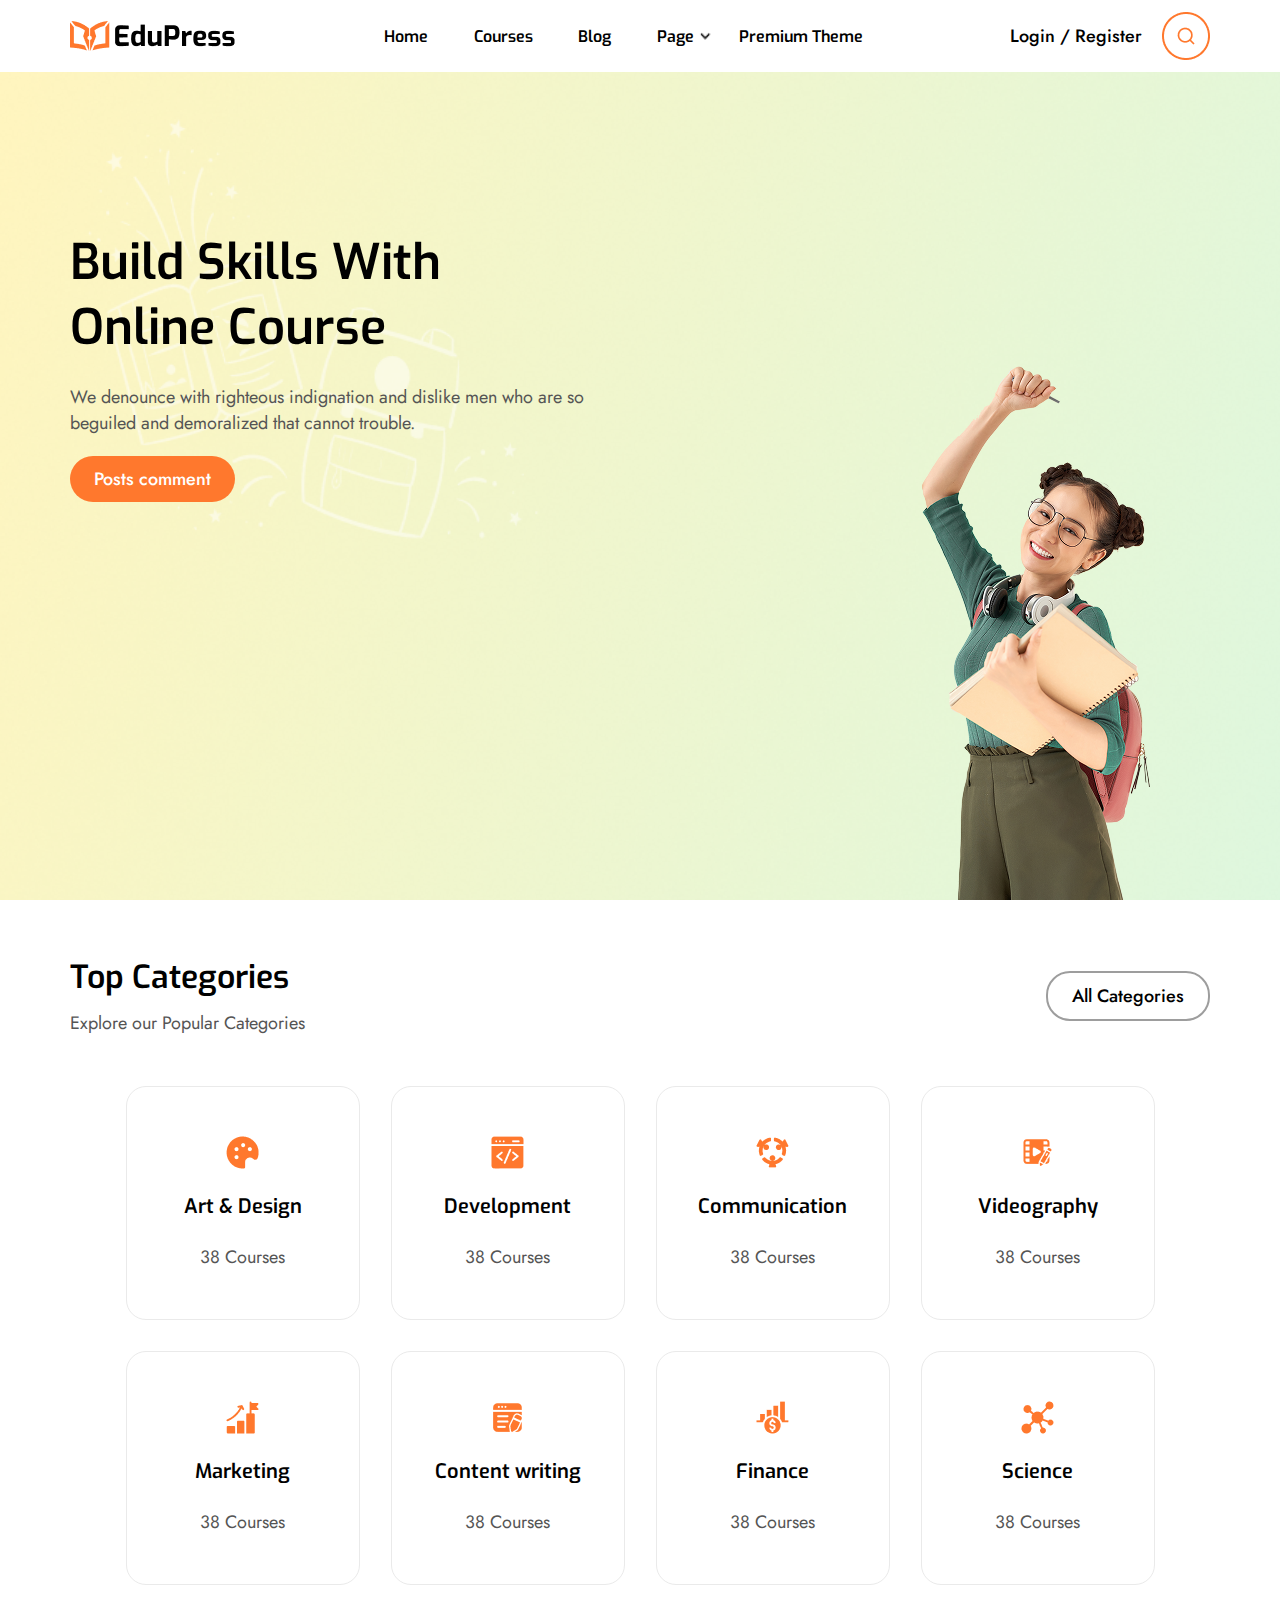
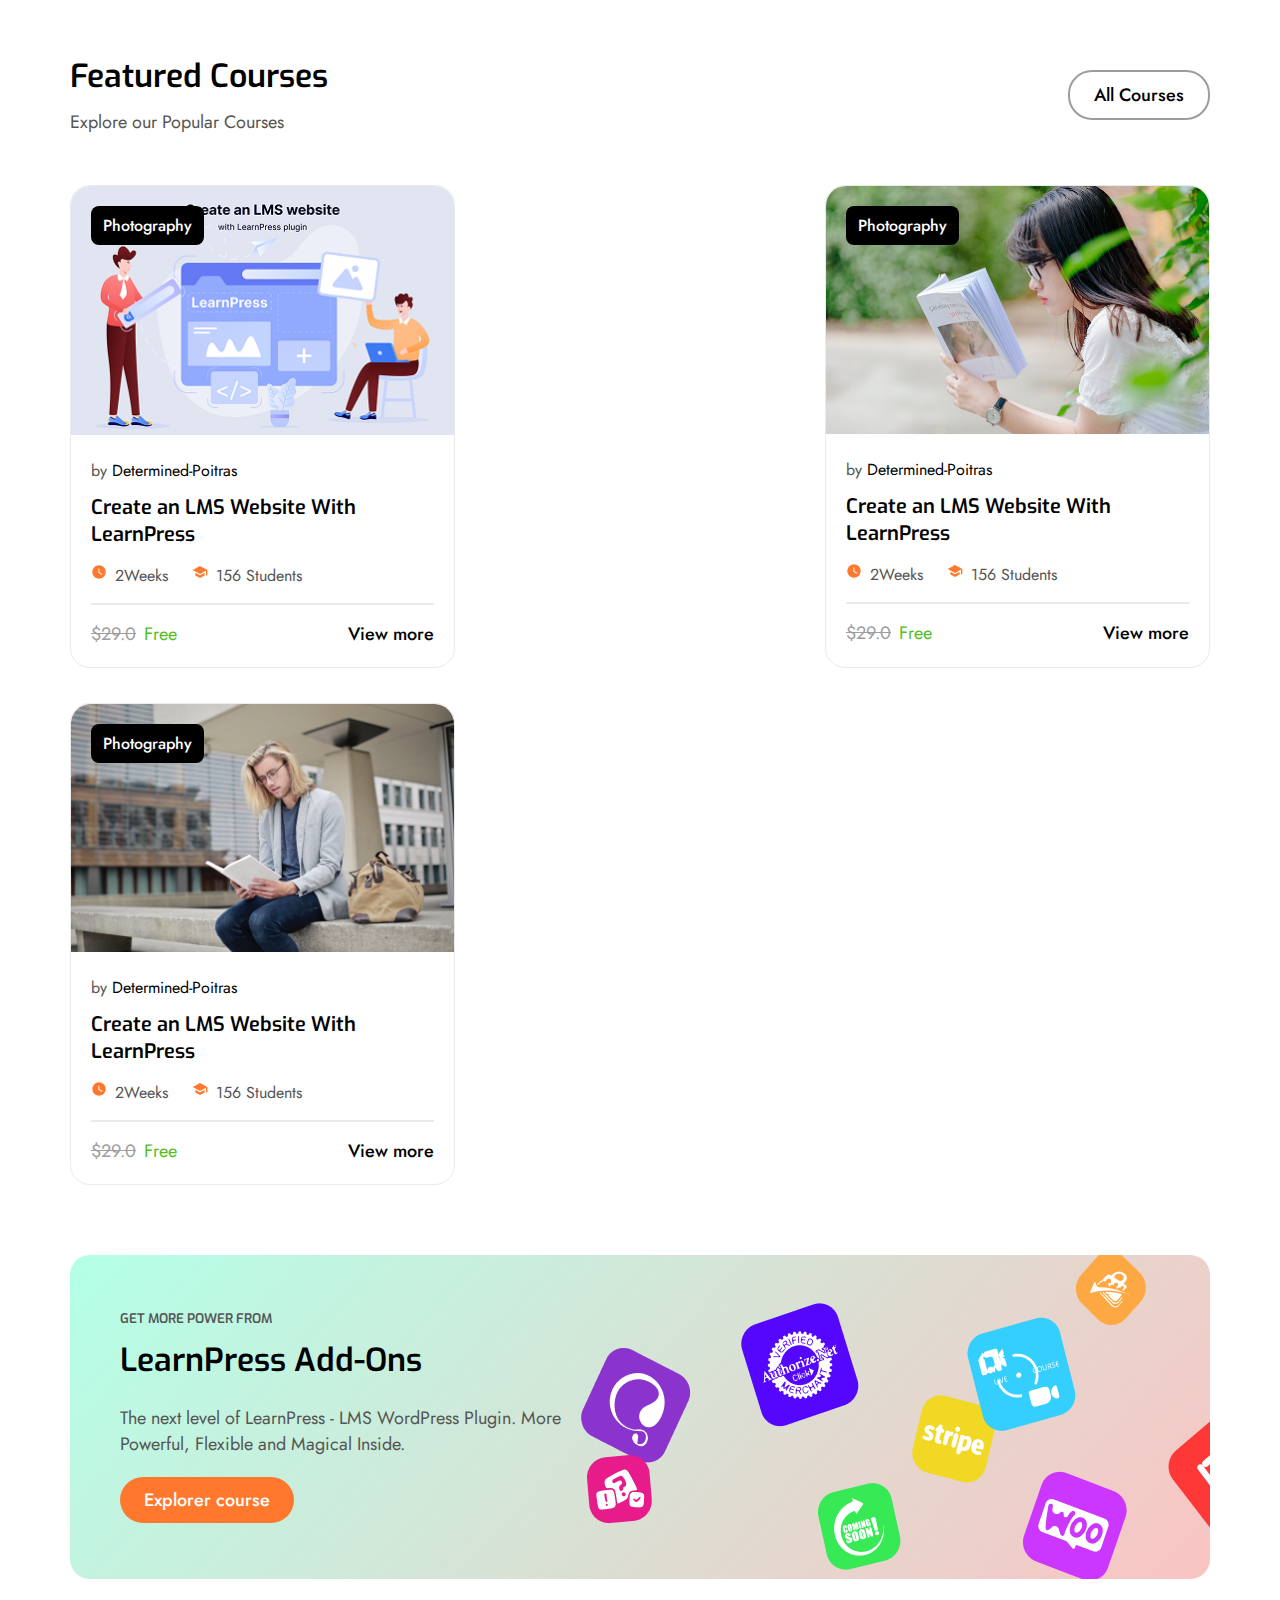
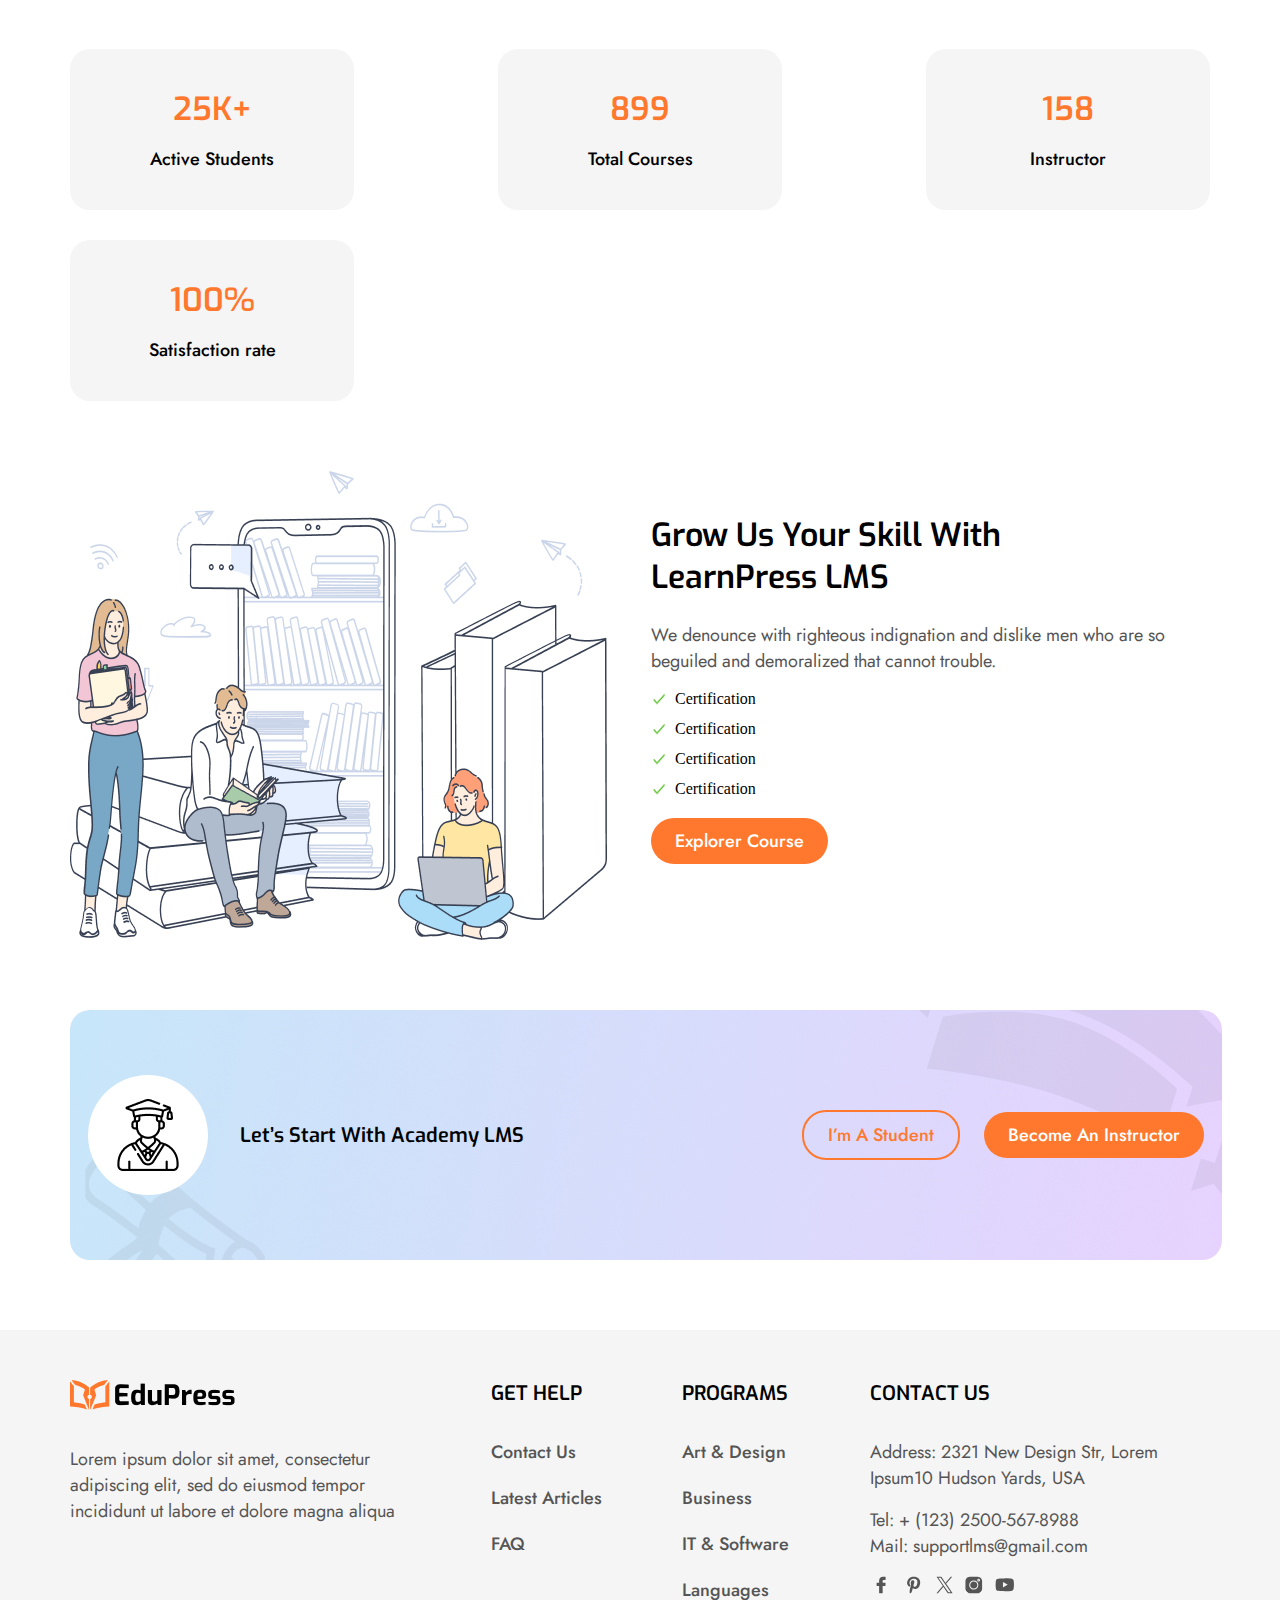
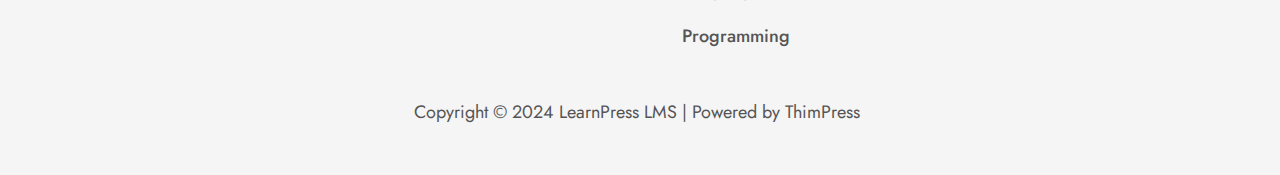
<file: index.html>
<!DOCTYPE html>
<html lang="en">
    <head>
        <meta charset="UTF-8">
        <meta name="viewport" content="width=device-width, initial-scale=1.0">
        <link rel="preconnect" href="https://fonts.googleapis.com">
        <link rel="preconnect" href="https://fonts.gstatic.com" crossorigin>
        <link href="https://fonts.googleapis.com/css2?family=Cabin:ital,wght@0,400..700;1,400..700&family=Exo:ital,wght@0,100..900;1,100..900&family=Inter:ital,opsz,wght@0,14..32,100..900;1,14..32,100..900&family=Jomhuria&family=Poppins:wght@400;500;600;700;800&display=swap" rel="stylesheet">
        <link rel="preconnect" href="https://fonts.googleapis.com">
        <link rel="preconnect" href="https://fonts.gstatic.com" crossorigin>
        <link href="https://fonts.googleapis.com/css2?family=Cabin:ital,wght@0,400..700;1,400..700&family=Exo:ital,wght@0,100..900;1,100..900&family=Inter:ital,opsz,wght@0,14..32,100..900;1,14..32,100..900&family=Jomhuria&family=Jost:ital,wght@0,100..900;1,100..900&family=Poppins:wght@400;500;600;700;800&display=swap" rel="stylesheet">
        <link rel="stylesheet" href="./assest/css/style.css">
        <title>EduPress</title>
    </head>
    <body>
        <!-- tags for header -->
        
        <header >
            <nav>
                <img src="./assest/img/LOGO.png" alt="Logo" id="logo">
                <ul>
                    <li ><a href="index.html" class="link">Home</a></li>
                    <li ><a href="courses.html" class="link">Courses</a></li>
                    <li><a href="blog.html" class="link">Blog</a></li>
                    <li class="dropdown">
                        <a href="#" class="link">Page</a>
                        <img src="./assest/img/black-arrow.png" alt="arrow">
                        <ul class="submenu">
                            <li><a href="contact.html">Contact Us</a></li>
                            <li><a href="FAQS.html">FAQs</a></li>
                        </ul>
                    </li>
                    <li ><a href="#" class="link">Premium Theme</a></li>
                </ul>
                <div>
                    <a href="login.html" target="_self">Login / Register</a>
                    <img src="./assest/img/Search.png" alt="Search symbol">
                </div>
                <img src="./assest/img/bars.png" alt="bars" class="bars">
            </nav>
            <div class="hero">
                <div>
                    <h1>Build Skills With Online Course</h1>
                    <p class="dis-style">We denounce with righteous indignation and dislike men who are so beguiled and demoralized that cannot trouble.</p>
                    <button class="btn orange">Posts comment</button>
                </div>
                <img src="./assest/img/student.png" alt="student">
            </div>
        </header>

        <!-- tags for main -->
        <main class="container">
            <section class="categories">
                <div class="title">
                    <div>
                        <h2 class="h2-style">Top Categories</h2>
                        <p class="dis-style">Explore our Popular Categories</p>
                    </div>
                    <button class="btn">All Categories</button>
                </div>
                <div class="cards">
                    <div>
                        <img src="./assest/img/art.png" alt="art">
                        <h4>Art & Design</h4>
                        <p>38 Courses</p>
                    </div>
                    <div>
                        <img src="./assest/img/development.png" alt="development">
                        <h4>Development</h4>
                        <p>38 Courses</p>
                    </div>
                    <div>
                        <img src="./assest/img/Communication.png" alt="Communication">
                        <h4>Communication</h4>
                        <p>38 Courses</p>
                    </div>
                    <div>
                        <img src="./assest/img/Videography.png" alt="Videography">
                        <h4>Videography</h4>
                        <p>38 Courses</p>
                    </div>
                    <div>
                        <img src="./assest/img/Marketing.png" alt="Marketing">
                        <h4>Marketing</h4>
                        <p>38 Courses</p>
                    </div>
                    <div>
                        <img src="./assest/img/Content-writing.png" alt="Content writing">
                        <h4>Content writing</h4>
                        <p>38 Courses</p>
                    </div>
                    <div>
                        <img src="./assest/img/Finance.png" alt="Finance">
                        <h4>Finance</h4>
                        <p>38 Courses</p>
                    </div>
                    <div>
                        <img src="./assest/img/Science.png" alt="Science">
                        <h4>Science</h4>
                        <p>38 Courses</p>
                    </div>
                </div>
                <button class="hidden btn">All Categories</button>
            </section>
            <section class="courses">
                <div class="title">
                    <div>
                        <h2 class="h2-style">Featured Courses</h2>
                        <p class="dis-style">Explore our Popular Courses</p>
                    </div>
                    <button class="btn">All Courses</button>
                </div>
                <div class="cards">
                    <div class="info-courses">
                        <img src="./assest/img/creat-website.png" alt="creat website" class="main-img">
                        <p class="box">Photography</p>
                        <div class="text">
                            <div class="title-card">
                                <p><span>by </span>Determined-Poitras</p>
                                <h4>Create an LMS Website With LearnPress</h4>
                            </div>
                            <div class="info">
                                <div class="time">
                                    <img src="./assest/img/time.png" alt="time">
                                    <p>2Weeks</p>
                                </div>
                                <div class="num">
                                    <img src="./assest/img/num-student.png" alt="students ">
                                    <p>156 Students</p>
                                </div>
                            </div>
                            <div class="line"></div>
                            <div class="price">
                                <div class="new-price">
                                    <p><del>$29.0</del></p>
                                    <p class="free">Free</p>
                                </div>
                                <a href="#">View more</a>
                            </div>
                        </div>
                    </div>
                    <div class="info-courses">
                        <img src="./assest/img/girl-read-book.png" alt="girl read book" class="main-img">
                        <p class="box">Photography</p>
                        <div class="text">
                            <div class="title-card">
                                <p><span>by </span>Determined-Poitras</p>
                                <h4>Create an LMS Website With LearnPress</h4>
                            </div>
                            <div class="info">
                                <div class="time">
                                    <img src="./assest/img/time.png" alt="time">
                                    <p>2Weeks</p>
                                </div>
                                <div class="num">
                                    <img src="./assest/img/num-student.png" alt="students ">
                                    <p>156 Students</p>
                                </div>
                            </div>
                            <div class="line"></div>
                            <div class="price">
                                <div class="new-price">
                                    <p><del>$29.0</del></p>
                                    <p class="free">Free</p>
                                </div>
                                <a href="#">View more</a>
                            </div>
                        </div>
                    </div>
                    <div class="info-courses">
                        <img src="./assest/img/boy-read-book.png" alt="boy read book" class="main-img">
                        <p class="box">Photography</p>
                        <div class="text">
                            <div class="title-card">
                                <p><span>by </span>Determined-Poitras</p>
                                <h4>Create an LMS Website With LearnPress</h4>
                            </div>
                            <div class="info">
                                <div class="time">
                                    <img src="./assest/img/time.png" alt="time">
                                    <p>2Weeks</p>
                                </div>
                                <div class="num">
                                    <img src="./assest/img/num-student.png" alt="students ">
                                    <p>156 Students</p>
                                </div>
                            </div>
                            <div class="line"></div>
                            <div class="price">
                                <div class="new-price">
                                    <p><del>$29.0</del></p>
                                    <p class="free">Free</p>
                                </div>
                                <a href="#">View more</a>
                            </div>
                        </div>
                    </div>
                </div>
                <button class="hidden btn">All Courses</button>
            </section>
            <section class="encourage">
                <div class="text">
                    <h5>GET MORE POWER FROM</h5>
                    <h2 class="h2-style">LearnPress Add-Ons</h2>
                    <p class="dis-style">The next level of LearnPress - LMS WordPress Plugin. More Powerful, Flexible and Magical Inside.</p>
                    <button class="btn orange">Explorer course</button>
                </div>
            </section>
            <section class="numbers">
                <div>
                    <h2 class="h2-style">25K+</h2>
                    <p>Active Students</p>
                </div>
                <div>
                    <h2 class="h2-style">899</h2>
                    <p>Total Courses</p>
                </div>
                <div>
                    <h2 class="h2-style">158</h2>
                    <p>Instructor</p>
                </div>
                <div>
                    <h2 class="h2-style">100%</h2>
                    <p>Satisfaction rate</p>
                </div>
            </section>
            <section class="explore">
                <img src="./assest/img/books.png" alt="books" class="books">
                <div class="text">
                    <h2 class="h2-style">Grow Us Your Skill With LearnPress LMS</h2>
                    <p class="dis-style">We denounce with righteous indignation and dislike men who are so beguiled and demoralized that cannot trouble.</p>
                    <div class="checks">
                        <div>
                            <img src="./assest/img/check.png" alt="check">
                            <p>Certification</p>
                        </div>
                        <div>
                            <img src="./assest/img/check.png" alt="check">
                            <p>Certification</p>
                        </div>
                        <div>
                            <img src="./assest/img/check.png" alt="check">
                            <p>Certification</p>
                        </div>
                        <div>
                            <img src="./assest/img/check.png" alt="check">
                            <p>Certification</p>
                        </div>
                    </div>
                    <button class="btn orange">Explorer Course</button>
                    <img src="./assest/img/books.png" alt="books" class="hidden">
                </div>
            </section>
            <section class="start ">
                <div class="message-start">
                    <div class="image">
                        <img src="./assest/img/grad.png" alt="">
                    </div>
                    <h4>Let’s Start With Academy LMS</h4>
                </div>
                <div class="buttons">
                    <button class="btn def-bg">I’m A Student</button>
                    <button class="btn orange">Become An Instructor</button>
                </div>
            </section>
        </main>

        <!-- tags for footer -->
        <footer>
            <div class="text">
                <div class="logo">
                    <img src="./assest/img/LOGO.png" alt="LOGO">
                    <p class="dis-style">Lorem ipsum dolor sit amet, consectetur adipiscing elit, sed do eiusmod tempor incididunt ut labore et dolore magna aliqua</p>
                </div>
                <div class="help">
                    <h4>GET HELP</h4>
                    <div>
                        <a href="contact.html" class="dis-style">Contact Us</a>
                        <a href="#" class="dis-style">Latest Articles</a>
                        <a href="FAQS.html" class="dis-style">FAQ</a>
                    </div>
                </div>
                <div class="programs">
                    <h4>PROGRAMS</h4>
                    <div>
                        <a href="#" class="dis-style">Art & Design</a>
                        <a href="#" class="dis-style">Business</a>
                        <a href="#" class="dis-style">IT & Software</a>
                        <a href="#" class="dis-style">Languages</a>
                        <a href="#" class="dis-style">Programming</a>
                    </div>
                </div>
                <div class="conect">
                    <h4>CONTACT US</h4>
                    <p class="dis-style Address">Address: 2321 New Design Str, Lorem Ipsum10 Hudson Yards, USA</p>
                    <p class="dis-style tel">Tel: + (123) 2500-567-8988</p>
                    <p class="dis-style Mail">Mail: supportlms@gmail.com</p>
                    <div class="apps">
                        <a href="#">
                            <svg width="21" height="20" viewBox="0 0 21 20" fill="none" xmlns="http://www.w3.org/2000/svg">
                                <path d="M12.6411 5.78746C12.6308 6.39072 12.639 6.99344 12.639 7.61792C12.7249 7.62173 12.7962 7.62825 12.868 7.62825C13.5735 7.6288 14.2796 7.62771 14.9857 7.6288C15.4132 7.62989 15.5187 7.73487 15.5193 8.15482C15.5204 8.96261 15.5209 9.77041 15.5193 10.5782C15.5182 10.9525 15.4252 11.0471 15.0488 11.0487C14.3291 11.052 13.61 11.0498 12.8903 11.0498H12.6401V17.6765C12.6401 18.2754 12.5813 18.333 11.9726 18.333C11.1985 18.333 10.425 18.3336 9.65149 18.3325C9.22175 18.3319 9.12221 18.2335 9.12166 17.807C9.12112 15.6556 9.12166 13.5037 9.12166 11.3517V11.0874C9.03898 11.0825 8.96772 11.0748 8.89646 11.0748C8.30625 11.0738 7.7155 11.0754 7.12529 11.0738C6.71568 11.0721 6.61668 10.9769 6.61559 10.5711C6.61233 9.77694 6.61287 8.98274 6.61505 8.18854C6.61614 7.76642 6.71296 7.67177 7.13019 7.67123C7.71387 7.67069 8.29755 7.67123 8.88123 7.67123H9.12166C9.12166 7.57059 9.12057 7.49118 9.12166 7.41176C9.1358 6.63823 9.10806 5.86144 9.17334 5.09281C9.3387 3.15791 10.8265 1.75719 12.7706 1.6843C13.5838 1.65384 14.3987 1.67124 15.2136 1.67342C15.4828 1.67451 15.5982 1.79092 15.5998 2.06181C15.6041 2.86961 15.6041 3.6774 15.5998 4.4852C15.5982 4.7599 15.485 4.8687 15.1902 4.87577C14.6408 4.88882 14.0908 4.88937 13.5414 4.89753C12.9039 4.90732 12.6526 5.1483 12.6411 5.78746Z" fill="#555555"/>
                            </svg>
                        </a>
                        <a href="#">
                            <svg width="21" height="20" viewBox="0 0 21 20" fill="none" xmlns="http://www.w3.org/2000/svg">
                                <path d="M17.2167 7.27943C17.2215 8.55307 16.992 9.78284 16.4297 10.9336C15.8189 12.183 14.9138 13.1428 13.5882 13.6281C12.5784 13.9986 11.5464 14.0897 10.5367 13.6065C10.2708 13.4796 10.0298 13.3014 9.76523 13.1387C9.67951 13.4681 9.58569 13.8096 9.50267 14.1538C9.27724 15.0927 9.0059 16.016 8.58743 16.8908C8.3809 17.3221 8.15884 17.7446 7.80246 18.076C7.73564 18.1381 7.65937 18.1921 7.5804 18.2393C7.27734 18.4196 6.97631 18.3359 6.8123 18.0254C6.64559 17.7095 6.61319 17.3639 6.60374 17.0157C6.57269 15.8237 6.78935 14.6655 7.07216 13.514C7.39141 12.2154 7.69244 10.9114 7.9955 9.6087C8.01575 9.52095 8.00562 9.41633 7.97795 9.32927C7.64857 8.28916 7.62292 7.2693 8.19056 6.29737C8.50306 5.7628 8.95258 5.40103 9.58366 5.30181C10.4739 5.16142 11.2596 5.8033 11.325 6.70234C11.373 7.35232 11.1894 7.95776 11.0186 8.56792C10.86 9.13083 10.6879 9.68969 10.53 10.2526C10.4422 10.5651 10.4503 10.8769 10.617 11.1665C10.9012 11.6579 11.3561 11.8178 11.8886 11.7699C12.5136 11.7146 12.9706 11.3568 13.3384 10.8756C13.8089 10.26 14.0694 9.55133 14.226 8.80145C14.3839 8.04348 14.467 7.27875 14.3549 6.50728C14.1747 5.26199 13.4795 4.41762 12.2902 4.03155C11.0902 3.6421 9.89077 3.69744 8.74875 4.26508C7.56488 4.85297 6.86495 5.833 6.57674 7.10934C6.43095 7.75797 6.40395 8.41403 6.67124 9.04309C6.76505 9.2638 6.90274 9.47168 7.04921 9.66404C7.22402 9.89285 7.29489 10.1271 7.21727 10.4072C7.1518 10.6421 7.09983 10.8803 7.03234 11.1145C6.90004 11.5775 6.56932 11.7294 6.13195 11.5343C5.26395 11.1476 4.72399 10.4625 4.42499 9.5871C3.93767 8.16227 4.02271 6.75229 4.67337 5.39765C5.62978 3.40789 7.25035 2.26856 9.38793 1.82984C9.72068 1.76167 10.0636 1.73872 10.4017 1.6935C10.4382 1.68878 10.4739 1.67595 10.5097 1.6665H11.4216C11.6038 1.6881 11.786 1.70768 11.9683 1.73197C13.5214 1.93446 14.8544 2.57567 15.8871 3.76764C16.7551 4.76995 17.2127 5.94572 17.2167 7.27943Z" fill="#555555"/>
                            </svg>
                        </a>
                        <a href="#">
                            <svg width="17" height="18" viewBox="0 0 17 18" fill="none" xmlns="http://www.w3.org/2000/svg">
                                <path d="M15.7657 15.9613C13.9102 13.2539 12.0531 10.5473 10.1967 7.84044C10.1725 7.80518 10.1502 7.76847 10.12 7.72163C10.4452 7.34258 10.7687 6.96515 11.0926 6.58791C12.7759 4.62737 14.4594 2.66665 16.1427 0.705928C16.1532 0.693631 16.1615 0.679706 16.1709 0.666504H14.7414C12.9942 2.70101 11.2469 4.7357 9.4719 6.80257C9.45056 6.76405 9.43537 6.73096 9.41511 6.70148C8.05208 4.71327 6.68869 2.72542 5.32567 0.737214C5.31066 0.715151 5.29999 0.690195 5.28715 0.666504H0.446289C0.488245 0.735225 0.526946 0.806116 0.572338 0.872305C2.61824 3.85661 4.66468 6.84055 6.71112 9.82467C6.73246 9.85578 6.75289 9.88761 6.78273 9.93264C6.61654 10.1276 6.44944 10.3245 6.28107 10.5206C4.37858 12.7361 2.47591 14.9514 0.573604 17.1672C0.528393 17.22 0.488607 17.2777 0.446289 17.3332H1.87587C2.52329 16.5756 3.16945 15.817 3.81814 15.0605C4.97139 13.7156 6.12627 12.3717 7.28042 11.0277C7.32256 10.9785 7.36596 10.9305 7.41623 10.8732C7.44878 10.9126 7.47772 10.943 7.50123 10.9772C8.93207 13.0632 10.3626 15.1495 11.7929 17.2361C11.814 17.267 11.831 17.3008 11.85 17.3332H16.6907C16.3825 16.8758 16.0774 16.4163 15.7657 15.9613ZM14.5473 16.2971C13.9303 16.2977 13.3132 16.2944 12.6962 16.3002C12.5813 16.3011 12.5106 16.2684 12.4435 16.1723C9.12938 11.4176 5.8125 6.66441 2.49617 1.91108C2.4656 1.86731 2.43775 1.82156 2.38893 1.74669C2.99421 1.74669 3.56785 1.76948 4.1386 1.73801C4.47624 1.71938 4.66233 1.8382 4.85348 2.11344C8.09187 6.77581 11.3431 11.4293 14.5914 16.0848C14.6336 16.1452 14.6743 16.2065 14.7296 16.2875C14.6502 16.2919 14.5988 16.2969 14.5473 16.2971Z" fill="#555555"/>
                            </svg>
                        </a>
                        <a href="#">
                            <svg width="18" height="18" viewBox="0 0 18 18" fill="none" xmlns="http://www.w3.org/2000/svg">
                                <path d="M17.1096 5.30963C17.0982 3.51331 16.2972 2.15028 14.7475 1.24295C14.0656 0.843499 13.3119 0.670675 12.5216 0.670267C10.0266 0.668229 7.53169 0.662115 5.03674 0.671897C3.00605 0.679642 1.3096 1.91917 0.667211 3.85489C0.572647 4.14021 0.538 4.44591 0.476044 4.74224C0.465039 4.79482 0.456072 4.84781 0.446289 4.90039V13.1022C0.491126 13.3517 0.515582 13.6068 0.583652 13.8498C1.1005 15.6946 2.29926 16.8277 4.16813 17.25C4.33566 17.2879 4.50808 17.3059 4.67805 17.3332H12.8815C13.1314 17.2883 13.3865 17.2639 13.6299 17.1958C15.4727 16.6798 16.6091 15.4831 17.0248 13.6162C17.0917 13.3174 17.1088 13.0028 17.1096 12.6954C17.1161 10.2335 17.1251 7.77157 17.1096 5.30963ZM8.78712 13.5685C6.2779 13.5828 4.21052 11.5187 4.21175 9.0005C4.21297 6.48476 6.24651 4.44836 8.77244 4.43409C11.2817 4.41983 13.349 6.48353 13.3478 9.00172C13.3466 11.5175 11.313 13.5539 8.78712 13.5685ZM13.6234 5.54645C12.8693 5.544 12.2351 4.90895 12.2355 4.15651C12.2355 3.40163 12.8677 2.77229 13.6254 2.7731C14.3872 2.77351 15.0112 3.39837 15.0092 4.15896C15.0076 4.91711 14.3766 5.54889 13.6234 5.54645Z" fill="#555555"/>
                                <path d="M0.446289 13.1025C0.491126 13.352 0.515582 13.6072 0.583652 13.8501C1.1005 15.6949 2.29926 16.8281 4.16813 17.2503C4.33566 17.2882 4.50808 17.3062 4.67805 17.3335C3.26733 17.3335 1.8566 17.3335 0.446289 17.3335C0.446289 15.9232 0.446289 14.5129 0.446289 13.1025Z" fill="white"/>
                                <path d="M12.3636 9.00914C12.3571 10.9909 10.7397 12.5973 8.76449 12.5842C6.78597 12.5712 5.18979 10.9652 5.19631 8.99365C5.20283 7.01228 6.82062 5.40509 8.79587 5.41854C10.7744 5.43158 12.3702 7.03755 12.3636 9.00914Z" fill="#555555"/>
                                <path d="M14.0243 4.15518C14.0251 4.37447 13.8397 4.56116 13.6228 4.55993C13.408 4.55871 13.2185 4.3655 13.2217 4.1511C13.2254 3.94037 13.4064 3.76021 13.6183 3.75736C13.8405 3.7545 14.0235 3.93385 14.0243 4.15518Z" fill="#555555"/>
                            </svg>
                        </a>
                        <a href="#">
                            <svg width="19" height="14" viewBox="0 0 19 14" fill="none" xmlns="http://www.w3.org/2000/svg">
                                <path d="M18.6483 2.72938C18.4479 1.62192 17.7711 0.910994 16.7129 0.717445C16.2762 0.637277 15.8316 0.578869 15.3881 0.558826C13.5073 0.473791 11.6256 0.407079 9.74422 0.333496C9.74365 0.352966 9.74307 0.372435 9.7425 0.391904C9.30988 0.391904 8.87697 0.385606 8.44463 0.39305C6.65087 0.423113 4.85681 0.442869 3.0725 0.665622C1.96274 0.803912 1.19398 1.46387 0.962925 2.56103C0.833796 3.17375 0.763363 3.80192 0.712399 4.42695C0.603312 5.76375 0.576399 7.10486 0.671456 8.44367C0.730437 9.27169 0.806024 10.1023 0.943742 10.9203C1.12441 11.9917 1.86281 12.7 2.90243 12.8544C3.518 12.9457 4.13959 13.0236 4.7609 13.0439C6.66805 13.1057 8.57634 13.163 10.4843 13.1725C12.3863 13.1822 14.2892 13.137 16.1837 12.938C16.6722 12.8864 17.1535 12.8085 17.5804 12.5351C18.2864 12.083 18.6077 11.4036 18.6847 10.6056C18.7886 9.52594 18.894 8.44367 18.9295 7.36054C18.9808 5.81071 18.9252 4.26146 18.6483 2.72938ZM7.96706 9.5185V4.04558C9.55554 4.95864 11.1274 5.86225 12.7271 6.78189C11.1297 7.70039 9.55812 8.60372 7.96706 9.5185Z" fill="#555555"/>
                            </svg>
                        </a>
                    </div>
                </div>
            </div>
            <p class="dis-style  Copyright">Copyright © 2024 LearnPress LMS | Powered by ThimPress</p>
        </footer>
    </body>
</html>
</file>
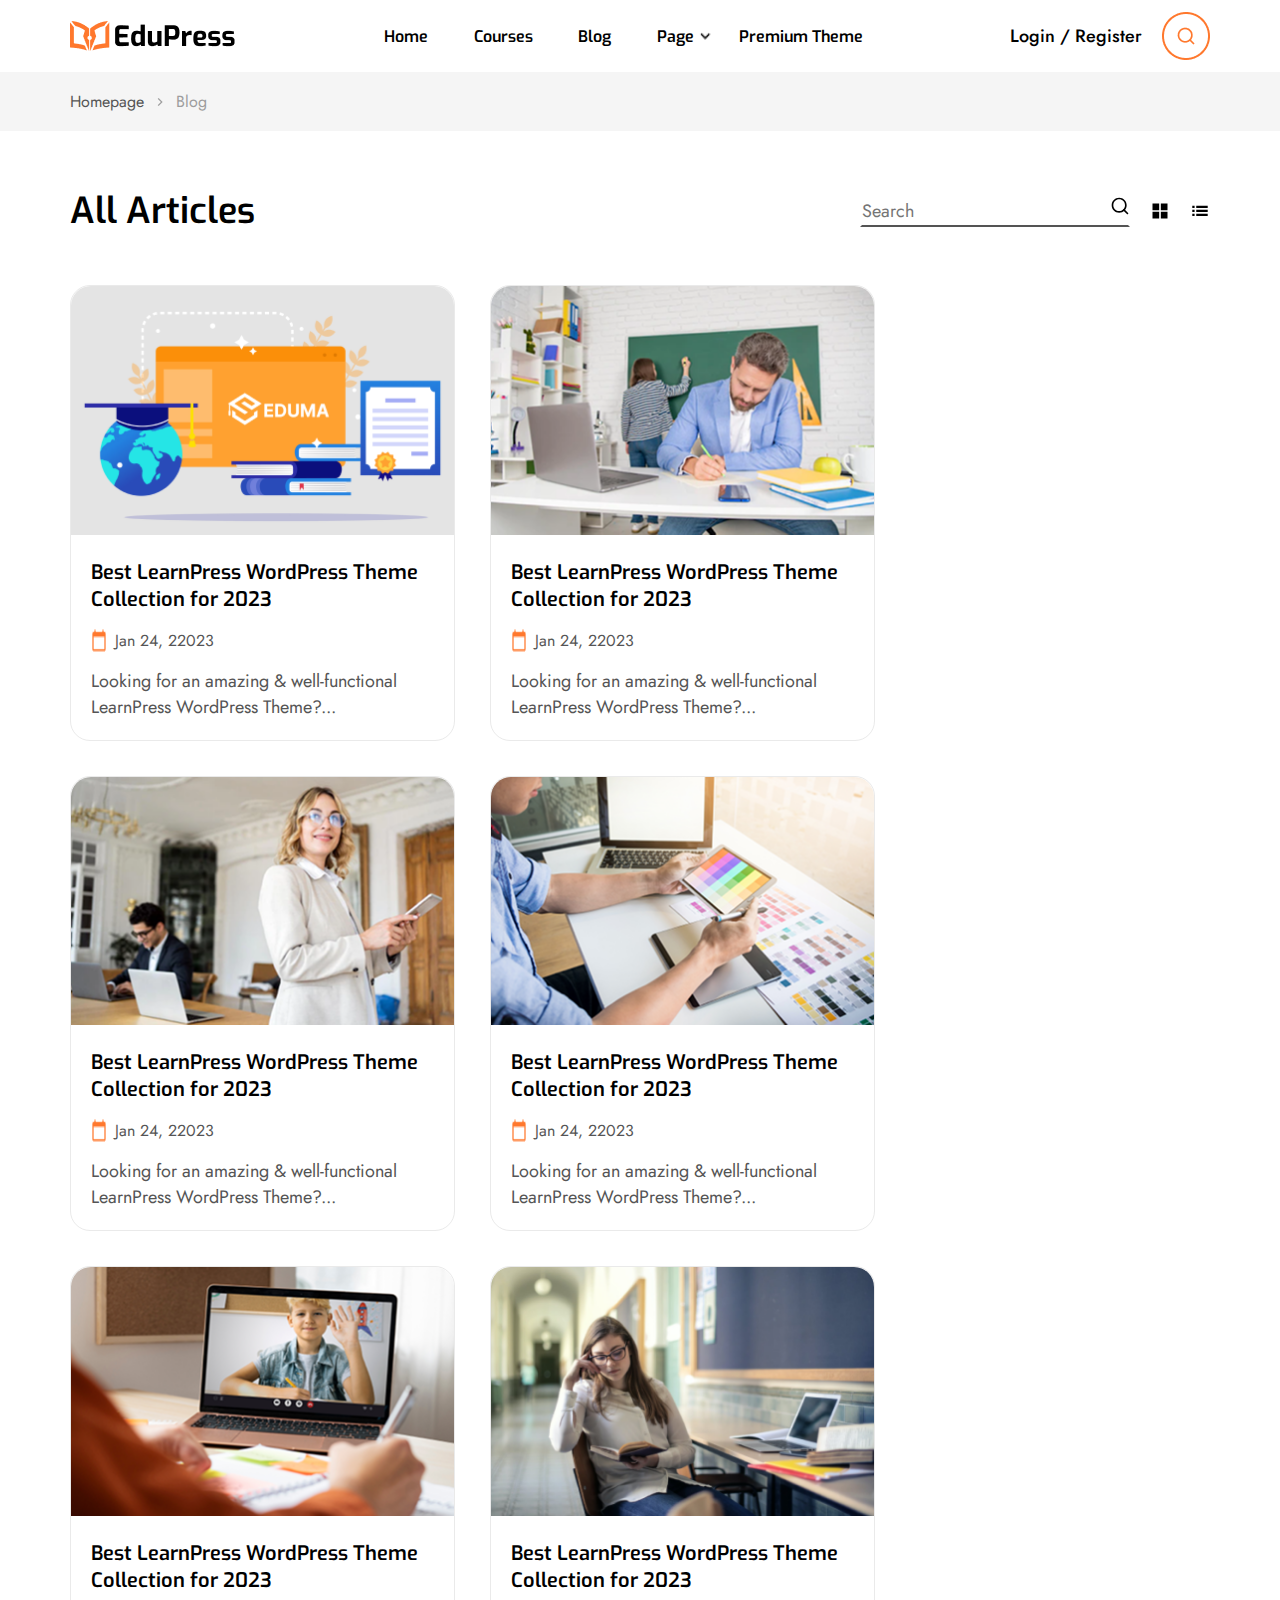
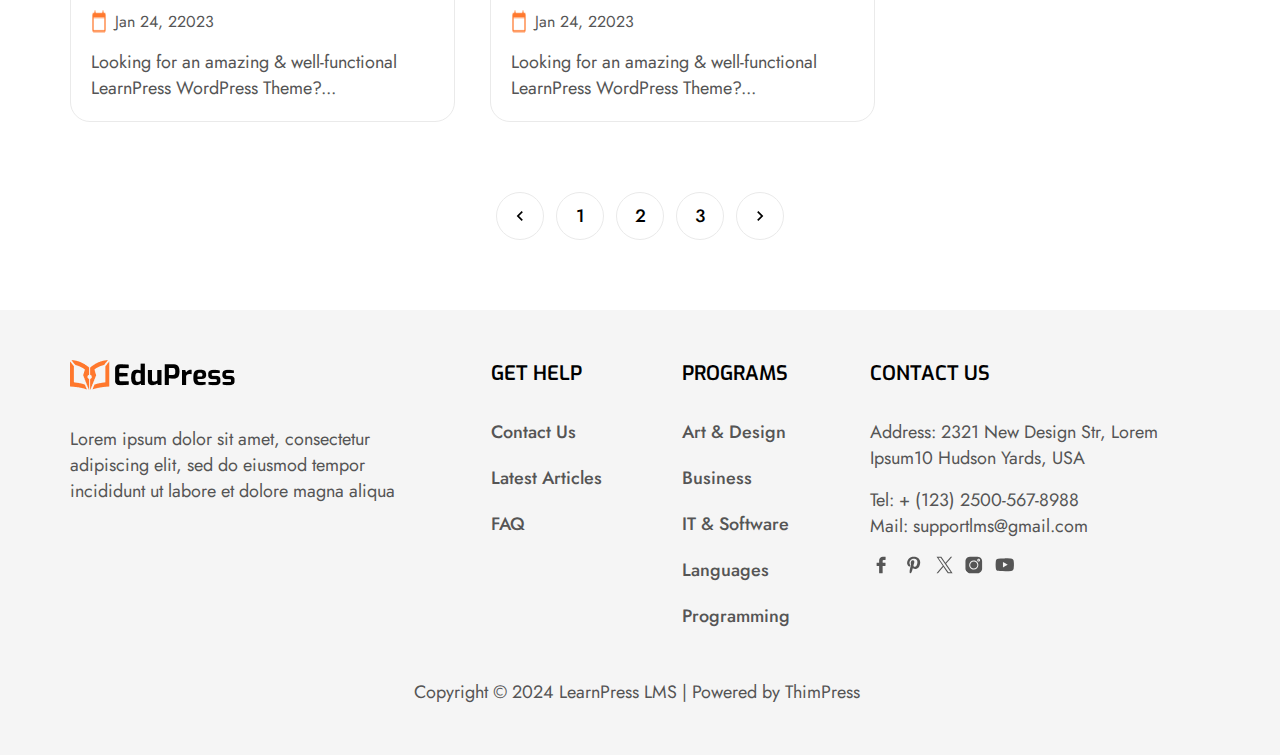
<file: blog.html>
<!DOCTYPE html>
<html lang="en">
    <head>
        <meta charset="UTF-8">
        <meta name="viewport" content="width=device-width, initial-scale=1.0">
        <link rel="preconnect" href="https://fonts.googleapis.com">
        <link rel="preconnect" href="https://fonts.gstatic.com" crossorigin>
        <link href="https://fonts.googleapis.com/css2?family=Cabin:ital,wght@0,400..700;1,400..700&family=Exo:ital,wght@0,100..900;1,100..900&family=Inter:ital,opsz,wght@0,14..32,100..900;1,14..32,100..900&family=Jomhuria&family=Poppins:wght@400;500;600;700;800&display=swap" rel="stylesheet">
        <link rel="preconnect" href="https://fonts.googleapis.com">
        <link rel="preconnect" href="https://fonts.gstatic.com" crossorigin>
        <link href="https://fonts.googleapis.com/css2?family=Cabin:ital,wght@0,400..700;1,400..700&family=Exo:ital,wght@0,100..900;1,100..900&family=Inter:ital,opsz,wght@0,14..32,100..900;1,14..32,100..900&family=Jomhuria&family=Jost:ital,wght@0,100..900;1,100..900&family=Poppins:wght@400;500;600;700;800&display=swap" rel="stylesheet">
        <link rel="stylesheet" href="assets/css/blog.css">
        <title>Blog</title>
    </head>
    <body>
        <!-- tags for header -->
        <header>
            <!-- navnbar tag -->
            <nav>
                <img src="./assets/img/LOGO.png" alt="Logo" id="logo">
                <ul>
                    <li ><a href="index.html" class="link">Home</a></li>
                    <li ><a href="courses.html" class="link">Courses</a></li>
                    <li><a href="blog.html" class="link">Blog</a></li>
                    <li class="dropdown">
                        <a href="#" class="link">Page</a>
                        <img src="./assets/img/black-arrow.png" alt="arrow">
                        <ul class="submenu">
                            <li><a href="contact.html">Contact Us</a></li>
                            <li><a href="FAQS.html">FAQs</a></li>
                        </ul>
                    </li>
                    <li ><a href="#" class="link">Premium Theme</a></li>
                </ul>
                <div>
                    <a href="login.html" target="_self">Login / Register</a>
                    <img src="./assets/img/Search.png" alt="Search symbol">
                </div>
                <img src="./assets/img/bars.png" alt="bars" class="bars">
            </nav>
            <!-- bake to home page  -->
            <div class="title ">
                <a href="index.html">Homepage</a>
                <img src="./assets/img/arrow.png" alt="arrow">
                <p class="dif-color">Blog</p>
            </div>
        </header>

        <!-- tags for main -->
        
        <main class="container">
            <section class="articles ">
                <div class="title-articles">
                    <h1 class="h1-style">All Articles</h1>
                    <!-- Searching for articles and select display mode  -->
                    <div class="search">
                        <div>
                            <input type="search" name="search" placeholder="Search" class="dis-style">
                            <svg class="search-symble" width="20" height="20" viewBox="0 0 20 20" fill="none" xmlns="http://www.w3.org/2000/svg">
                                <path fill-rule="evenodd" clip-rule="evenodd" d="M9.1665 3.33335C5.94484 3.33335 3.33317 5.94503 3.33317 9.16669C3.33317 12.3883 5.94484 15 9.1665 15C12.3882 15 14.9998 12.3883 14.9998 9.16669C14.9998 5.94503 12.3882 3.33335 9.1665 3.33335ZM1.6665 9.16669C1.6665 5.02455 5.02437 1.66669 9.1665 1.66669C13.3086 1.66669 16.6665 5.02455 16.6665 9.16669C16.6665 13.3088 13.3086 16.6667 9.1665 16.6667C5.02437 16.6667 1.6665 13.3088 1.6665 9.16669Z" fill="black"/>
                                <path fill-rule="evenodd" clip-rule="evenodd" d="M13.2856 13.2858C13.611 12.9603 14.1387 12.9603 14.4641 13.2858L18.0891 16.9108C18.4145 17.2362 18.4145 17.7638 18.0891 18.0893C17.7637 18.4147 17.236 18.4147 16.9106 18.0893L13.2856 14.4643C12.9601 14.1388 12.9601 13.6112 13.2856 13.2858Z" fill="black"/>
                            </svg>
                        </div>
                        <div class="svg-img">
                            <svg class="color" width="20" height="20" viewBox="0 0 20 20" fill="none" xmlns="http://www.w3.org/2000/svg">
                                <path fill-rule="evenodd" clip-rule="evenodd" d="M2.5 2.5V9.16667H9.16667V2.5H2.5ZM2.5 10.8333V17.5H9.16667V10.8333H2.5ZM10.8333 2.5V9.16667H17.5V2.5H10.8333ZM10.8333 10.8333V17.5H17.5V10.8333H10.8333Z" fill="#000000"/>
                            </svg>
                            <svg class="color" width="20" height="20" viewBox="0 0 20 20" fill="none" xmlns="http://www.w3.org/2000/svg">
                                <g clip-path="url(#clip0_2885_287)">
                                <path d="M2.2915 11.0417H4.58317V8.75002H2.2915V11.0417ZM2.2915 15H4.58317V12.7084H2.2915V15ZM2.2915 7.08335H4.58317V4.79169H2.2915V7.08335ZM6.24984 11.0417H17.7082V8.75002H6.24984V11.0417ZM6.24984 15H17.7082V12.7084H6.24984V15ZM6.24984 4.79169V7.08335H17.7082V4.79169H6.24984Z" fill="black"/>
                                </g>
                                <defs>
                                <clipPath id="clip0_2885_287">
                                <rect width="20" height="20" fill="white"/>
                                </clipPath>
                                </defs>
                            </svg>
                        </div>
                    </div>
                </div>
                <!-- Details of the articles -->
                <div class="cards">
                    <div class="box">
                        <img src="./assets/img/eduma.png" alt="eduma" class="main-img">
                        <div class="info-articale">
                            <h4>Best LearnPress WordPress Theme Collection for 2023</h4>
                            <div class="date">
                                <img src="./assets/img/calender.png" alt="calender" class="hidden">
                                <p class="dis-style dif-size">Jan 24, 22023</p>
                            </div>
                            <p class="dis-style">Looking for an amazing & well-functional LearnPress WordPress Theme?...</p>
                        </div>
                    </div>
                    <div class="box">
                        <img src="./assets/img/en-man.png" alt="eduma" class="main-img">
                        <div class="info-articale">
                            <h4>Best LearnPress WordPress Theme Collection for 2023</h4>
                            <div class="date">
                                <img src="./assets/img/calender.png" alt="calender" class="hidden">
                                <p class="dis-style dif-size">Jan 24, 22023</p>
                            </div>
                            <p class="dis-style">Looking for an amazing & well-functional LearnPress WordPress Theme?...</p>
                        </div>
                    </div>
                    <div class="box">
                        <img src="./assets/img/woman-working.png" alt="eduma" class="main-img">
                        <div class="info-articale">
                            <h4>Best LearnPress WordPress Theme Collection for 2023</h4>
                            <div class="date">
                                <img src="./assets/img/calender.png" alt="calender" class="hidden">
                                <p class="dis-style dif-size">Jan 24, 22023</p>
                            </div>
                            <p class="dis-style">Looking for an amazing & well-functional LearnPress WordPress Theme?...</p>
                        </div>
                    </div>
                    <div class="box">
                        <img src="./assets/img/colors-gradinets.png" alt="eduma" class="main-img">
                        <div class="info-articale">
                            <h4>Best LearnPress WordPress Theme Collection for 2023</h4>
                            <div class="date">
                                <img src="./assets/img/calender.png" alt="calender" class="hidden">
                                <p class="dis-style dif-size">Jan 24, 22023</p>
                            </div>
                            <p class="dis-style">Looking for an amazing & well-functional LearnPress WordPress Theme?...</p>
                        </div>
                    </div>
                    <div class="box">
                        <img src="./assets/img/online-session.png" alt="eduma" class="main-img">
                        <div class="info-articale">
                            <h4>Best LearnPress WordPress Theme Collection for 2023</h4>
                            <div class="date">
                                <img src="./assets/img/calender.png" alt="calender" class="hidden">
                                <p class="dis-style dif-size">Jan 24, 22023</p>
                            </div>
                            <p class="dis-style">Looking for an amazing & well-functional LearnPress WordPress Theme?...</p>
                        </div>
                    </div>
                    <div class="box">
                        <img src="./assets/img/woman-read.png" alt="eduma" class="main-img">
                        <div class="info-articale">
                            <h4>Best LearnPress WordPress Theme Collection for 2023</h4>
                            <div class="date">
                                <img src="./assets/img/calender.png" alt="calender" class="hidden">
                                <p class="dis-style dif-size">Jan 24, 22023</p>
                            </div>
                            <p class="dis-style">Looking for an amazing & well-functional LearnPress WordPress Theme?...</p>
                        </div>
                    </div>
                </div>
            </section>
            <!-- Switch between pages -->
            <section class="circle">
                <div>
                    <svg width="20" height="20" viewBox="0 0 20 20" fill="none" xmlns="http://www.w3.org/2000/svg">
                        <g clip-path="url(#clip0_2885_455)">
                        <path d="M12.8415 6.175L11.6665 5L6.6665 10L11.6665 15L12.8415 13.825L9.02484 10L12.8415 6.175Z" fill="black"/>
                        </g>
                        <defs>
                        <clipPath id="clip0_2885_455">
                        <rect width="20" height="20" fill="white"/>
                        </clipPath>
                        </defs>
                    </svg>
                </div>
                <div><a href="#">1</a></div>
                <div><a href="#">2</a></div>
                <div><a href="#">3</a></div>
                <div>
                    <svg width="20" height="20" viewBox="0 0 20 20" fill="none" xmlns="http://www.w3.org/2000/svg">
                        <path d="M8.3332 5L7.1582 6.175L10.9749 10L7.1582 13.825L8.3332 15L13.3332 10L8.3332 5Z" fill="black"/>
                    </svg>
                </div>
            </section>
        </main>

        <!-- tags for footer -->
        
        <footer>
            <div class="text">
                <div class="logo">
                    <img src="./assets/img/LOGO.png" alt="LOGO">
                    <p class="dis-style">Lorem ipsum dolor sit amet, consectetur adipiscing elit, sed do eiusmod tempor incididunt ut labore et dolore magna aliqua</p>
                </div>
                <div class="help">
                    <h4>GET HELP</h4>
                    <div>
                        <a href="contact.html" class="dis-style">Contact Us</a>
                        <a href="#" class="dis-style">Latest Articles</a>
                        <a href="FAQS.html" class="dis-style">FAQ</a>
                    </div>
                </div>
                <div class="programs">
                    <h4>PROGRAMS</h4>
                    <div>
                        <a href="#" class="dis-style">Art & Design</a>
                        <a href="#" class="dis-style">Business</a>
                        <a href="#" class="dis-style">IT & Software</a>
                        <a href="#" class="dis-style">Languages</a>
                        <a href="#" class="dis-style">Programming</a>
                    </div>
                </div>
                <div class="conect">
                    <h4>CONTACT US</h4>
                    <p class="dis-style Address">Address: 2321 New Design Str, Lorem Ipsum10 Hudson Yards, USA</p>
                    <p class="dis-style tel">Tel: + (123) 2500-567-8988</p>
                    <p class="dis-style Mail">Mail: supportlms@gmail.com</p>
                    <div class="apps">
                        <a href="#">
                            <svg width="21" height="20" viewBox="0 0 21 20" fill="none" xmlns="http://www.w3.org/2000/svg">
                                <path d="M12.6411 5.78746C12.6308 6.39072 12.639 6.99344 12.639 7.61792C12.7249 7.62173 12.7962 7.62825 12.868 7.62825C13.5735 7.6288 14.2796 7.62771 14.9857 7.6288C15.4132 7.62989 15.5187 7.73487 15.5193 8.15482C15.5204 8.96261 15.5209 9.77041 15.5193 10.5782C15.5182 10.9525 15.4252 11.0471 15.0488 11.0487C14.3291 11.052 13.61 11.0498 12.8903 11.0498H12.6401V17.6765C12.6401 18.2754 12.5813 18.333 11.9726 18.333C11.1985 18.333 10.425 18.3336 9.65149 18.3325C9.22175 18.3319 9.12221 18.2335 9.12166 17.807C9.12112 15.6556 9.12166 13.5037 9.12166 11.3517V11.0874C9.03898 11.0825 8.96772 11.0748 8.89646 11.0748C8.30625 11.0738 7.7155 11.0754 7.12529 11.0738C6.71568 11.0721 6.61668 10.9769 6.61559 10.5711C6.61233 9.77694 6.61287 8.98274 6.61505 8.18854C6.61614 7.76642 6.71296 7.67177 7.13019 7.67123C7.71387 7.67069 8.29755 7.67123 8.88123 7.67123H9.12166C9.12166 7.57059 9.12057 7.49118 9.12166 7.41176C9.1358 6.63823 9.10806 5.86144 9.17334 5.09281C9.3387 3.15791 10.8265 1.75719 12.7706 1.6843C13.5838 1.65384 14.3987 1.67124 15.2136 1.67342C15.4828 1.67451 15.5982 1.79092 15.5998 2.06181C15.6041 2.86961 15.6041 3.6774 15.5998 4.4852C15.5982 4.7599 15.485 4.8687 15.1902 4.87577C14.6408 4.88882 14.0908 4.88937 13.5414 4.89753C12.9039 4.90732 12.6526 5.1483 12.6411 5.78746Z" fill="#555555"/>
                            </svg>
                        </a>
                        <a href="#">
                            <svg width="21" height="20" viewBox="0 0 21 20" fill="none" xmlns="http://www.w3.org/2000/svg">
                                <path d="M17.2167 7.27943C17.2215 8.55307 16.992 9.78284 16.4297 10.9336C15.8189 12.183 14.9138 13.1428 13.5882 13.6281C12.5784 13.9986 11.5464 14.0897 10.5367 13.6065C10.2708 13.4796 10.0298 13.3014 9.76523 13.1387C9.67951 13.4681 9.58569 13.8096 9.50267 14.1538C9.27724 15.0927 9.0059 16.016 8.58743 16.8908C8.3809 17.3221 8.15884 17.7446 7.80246 18.076C7.73564 18.1381 7.65937 18.1921 7.5804 18.2393C7.27734 18.4196 6.97631 18.3359 6.8123 18.0254C6.64559 17.7095 6.61319 17.3639 6.60374 17.0157C6.57269 15.8237 6.78935 14.6655 7.07216 13.514C7.39141 12.2154 7.69244 10.9114 7.9955 9.6087C8.01575 9.52095 8.00562 9.41633 7.97795 9.32927C7.64857 8.28916 7.62292 7.2693 8.19056 6.29737C8.50306 5.7628 8.95258 5.40103 9.58366 5.30181C10.4739 5.16142 11.2596 5.8033 11.325 6.70234C11.373 7.35232 11.1894 7.95776 11.0186 8.56792C10.86 9.13083 10.6879 9.68969 10.53 10.2526C10.4422 10.5651 10.4503 10.8769 10.617 11.1665C10.9012 11.6579 11.3561 11.8178 11.8886 11.7699C12.5136 11.7146 12.9706 11.3568 13.3384 10.8756C13.8089 10.26 14.0694 9.55133 14.226 8.80145C14.3839 8.04348 14.467 7.27875 14.3549 6.50728C14.1747 5.26199 13.4795 4.41762 12.2902 4.03155C11.0902 3.6421 9.89077 3.69744 8.74875 4.26508C7.56488 4.85297 6.86495 5.833 6.57674 7.10934C6.43095 7.75797 6.40395 8.41403 6.67124 9.04309C6.76505 9.2638 6.90274 9.47168 7.04921 9.66404C7.22402 9.89285 7.29489 10.1271 7.21727 10.4072C7.1518 10.6421 7.09983 10.8803 7.03234 11.1145C6.90004 11.5775 6.56932 11.7294 6.13195 11.5343C5.26395 11.1476 4.72399 10.4625 4.42499 9.5871C3.93767 8.16227 4.02271 6.75229 4.67337 5.39765C5.62978 3.40789 7.25035 2.26856 9.38793 1.82984C9.72068 1.76167 10.0636 1.73872 10.4017 1.6935C10.4382 1.68878 10.4739 1.67595 10.5097 1.6665H11.4216C11.6038 1.6881 11.786 1.70768 11.9683 1.73197C13.5214 1.93446 14.8544 2.57567 15.8871 3.76764C16.7551 4.76995 17.2127 5.94572 17.2167 7.27943Z" fill="#555555"/>
                            </svg>
                        </a>
                        <a href="#">
                            <svg width="17" height="18" viewBox="0 0 17 18" fill="none" xmlns="http://www.w3.org/2000/svg">
                                <path d="M15.7657 15.9613C13.9102 13.2539 12.0531 10.5473 10.1967 7.84044C10.1725 7.80518 10.1502 7.76847 10.12 7.72163C10.4452 7.34258 10.7687 6.96515 11.0926 6.58791C12.7759 4.62737 14.4594 2.66665 16.1427 0.705928C16.1532 0.693631 16.1615 0.679706 16.1709 0.666504H14.7414C12.9942 2.70101 11.2469 4.7357 9.4719 6.80257C9.45056 6.76405 9.43537 6.73096 9.41511 6.70148C8.05208 4.71327 6.68869 2.72542 5.32567 0.737214C5.31066 0.715151 5.29999 0.690195 5.28715 0.666504H0.446289C0.488245 0.735225 0.526946 0.806116 0.572338 0.872305C2.61824 3.85661 4.66468 6.84055 6.71112 9.82467C6.73246 9.85578 6.75289 9.88761 6.78273 9.93264C6.61654 10.1276 6.44944 10.3245 6.28107 10.5206C4.37858 12.7361 2.47591 14.9514 0.573604 17.1672C0.528393 17.22 0.488607 17.2777 0.446289 17.3332H1.87587C2.52329 16.5756 3.16945 15.817 3.81814 15.0605C4.97139 13.7156 6.12627 12.3717 7.28042 11.0277C7.32256 10.9785 7.36596 10.9305 7.41623 10.8732C7.44878 10.9126 7.47772 10.943 7.50123 10.9772C8.93207 13.0632 10.3626 15.1495 11.7929 17.2361C11.814 17.267 11.831 17.3008 11.85 17.3332H16.6907C16.3825 16.8758 16.0774 16.4163 15.7657 15.9613ZM14.5473 16.2971C13.9303 16.2977 13.3132 16.2944 12.6962 16.3002C12.5813 16.3011 12.5106 16.2684 12.4435 16.1723C9.12938 11.4176 5.8125 6.66441 2.49617 1.91108C2.4656 1.86731 2.43775 1.82156 2.38893 1.74669C2.99421 1.74669 3.56785 1.76948 4.1386 1.73801C4.47624 1.71938 4.66233 1.8382 4.85348 2.11344C8.09187 6.77581 11.3431 11.4293 14.5914 16.0848C14.6336 16.1452 14.6743 16.2065 14.7296 16.2875C14.6502 16.2919 14.5988 16.2969 14.5473 16.2971Z" fill="#555555"/>
                            </svg>
                        </a>
                        <a href="#">
                            <svg width="18" height="18" viewBox="0 0 18 18" fill="none" xmlns="http://www.w3.org/2000/svg">
                                <path d="M17.1096 5.30963C17.0982 3.51331 16.2972 2.15028 14.7475 1.24295C14.0656 0.843499 13.3119 0.670675 12.5216 0.670267C10.0266 0.668229 7.53169 0.662115 5.03674 0.671897C3.00605 0.679642 1.3096 1.91917 0.667211 3.85489C0.572647 4.14021 0.538 4.44591 0.476044 4.74224C0.465039 4.79482 0.456072 4.84781 0.446289 4.90039V13.1022C0.491126 13.3517 0.515582 13.6068 0.583652 13.8498C1.1005 15.6946 2.29926 16.8277 4.16813 17.25C4.33566 17.2879 4.50808 17.3059 4.67805 17.3332H12.8815C13.1314 17.2883 13.3865 17.2639 13.6299 17.1958C15.4727 16.6798 16.6091 15.4831 17.0248 13.6162C17.0917 13.3174 17.1088 13.0028 17.1096 12.6954C17.1161 10.2335 17.1251 7.77157 17.1096 5.30963ZM8.78712 13.5685C6.2779 13.5828 4.21052 11.5187 4.21175 9.0005C4.21297 6.48476 6.24651 4.44836 8.77244 4.43409C11.2817 4.41983 13.349 6.48353 13.3478 9.00172C13.3466 11.5175 11.313 13.5539 8.78712 13.5685ZM13.6234 5.54645C12.8693 5.544 12.2351 4.90895 12.2355 4.15651C12.2355 3.40163 12.8677 2.77229 13.6254 2.7731C14.3872 2.77351 15.0112 3.39837 15.0092 4.15896C15.0076 4.91711 14.3766 5.54889 13.6234 5.54645Z" fill="#555555"/>
                                <path d="M0.446289 13.1025C0.491126 13.352 0.515582 13.6072 0.583652 13.8501C1.1005 15.6949 2.29926 16.8281 4.16813 17.2503C4.33566 17.2882 4.50808 17.3062 4.67805 17.3335C3.26733 17.3335 1.8566 17.3335 0.446289 17.3335C0.446289 15.9232 0.446289 14.5129 0.446289 13.1025Z" fill="white"/>
                                <path d="M12.3636 9.00914C12.3571 10.9909 10.7397 12.5973 8.76449 12.5842C6.78597 12.5712 5.18979 10.9652 5.19631 8.99365C5.20283 7.01228 6.82062 5.40509 8.79587 5.41854C10.7744 5.43158 12.3702 7.03755 12.3636 9.00914Z" fill="#555555"/>
                                <path d="M14.0243 4.15518C14.0251 4.37447 13.8397 4.56116 13.6228 4.55993C13.408 4.55871 13.2185 4.3655 13.2217 4.1511C13.2254 3.94037 13.4064 3.76021 13.6183 3.75736C13.8405 3.7545 14.0235 3.93385 14.0243 4.15518Z" fill="#555555"/>
                            </svg>
                        </a>
                        <a href="#">
                            <svg width="19" height="14" viewBox="0 0 19 14" fill="none" xmlns="http://www.w3.org/2000/svg">
                                <path d="M18.6483 2.72938C18.4479 1.62192 17.7711 0.910994 16.7129 0.717445C16.2762 0.637277 15.8316 0.578869 15.3881 0.558826C13.5073 0.473791 11.6256 0.407079 9.74422 0.333496C9.74365 0.352966 9.74307 0.372435 9.7425 0.391904C9.30988 0.391904 8.87697 0.385606 8.44463 0.39305C6.65087 0.423113 4.85681 0.442869 3.0725 0.665622C1.96274 0.803912 1.19398 1.46387 0.962925 2.56103C0.833796 3.17375 0.763363 3.80192 0.712399 4.42695C0.603312 5.76375 0.576399 7.10486 0.671456 8.44367C0.730437 9.27169 0.806024 10.1023 0.943742 10.9203C1.12441 11.9917 1.86281 12.7 2.90243 12.8544C3.518 12.9457 4.13959 13.0236 4.7609 13.0439C6.66805 13.1057 8.57634 13.163 10.4843 13.1725C12.3863 13.1822 14.2892 13.137 16.1837 12.938C16.6722 12.8864 17.1535 12.8085 17.5804 12.5351C18.2864 12.083 18.6077 11.4036 18.6847 10.6056C18.7886 9.52594 18.894 8.44367 18.9295 7.36054C18.9808 5.81071 18.9252 4.26146 18.6483 2.72938ZM7.96706 9.5185V4.04558C9.55554 4.95864 11.1274 5.86225 12.7271 6.78189C11.1297 7.70039 9.55812 8.60372 7.96706 9.5185Z" fill="#555555"/>
                            </svg>
                        </a>
                    </div>
                </div>
            </div>
            <p class="dis-style  Copyright">Copyright © 2024 LearnPress LMS | Powered by ThimPress</p>
        </footer>
    </body>
</html>
</file>
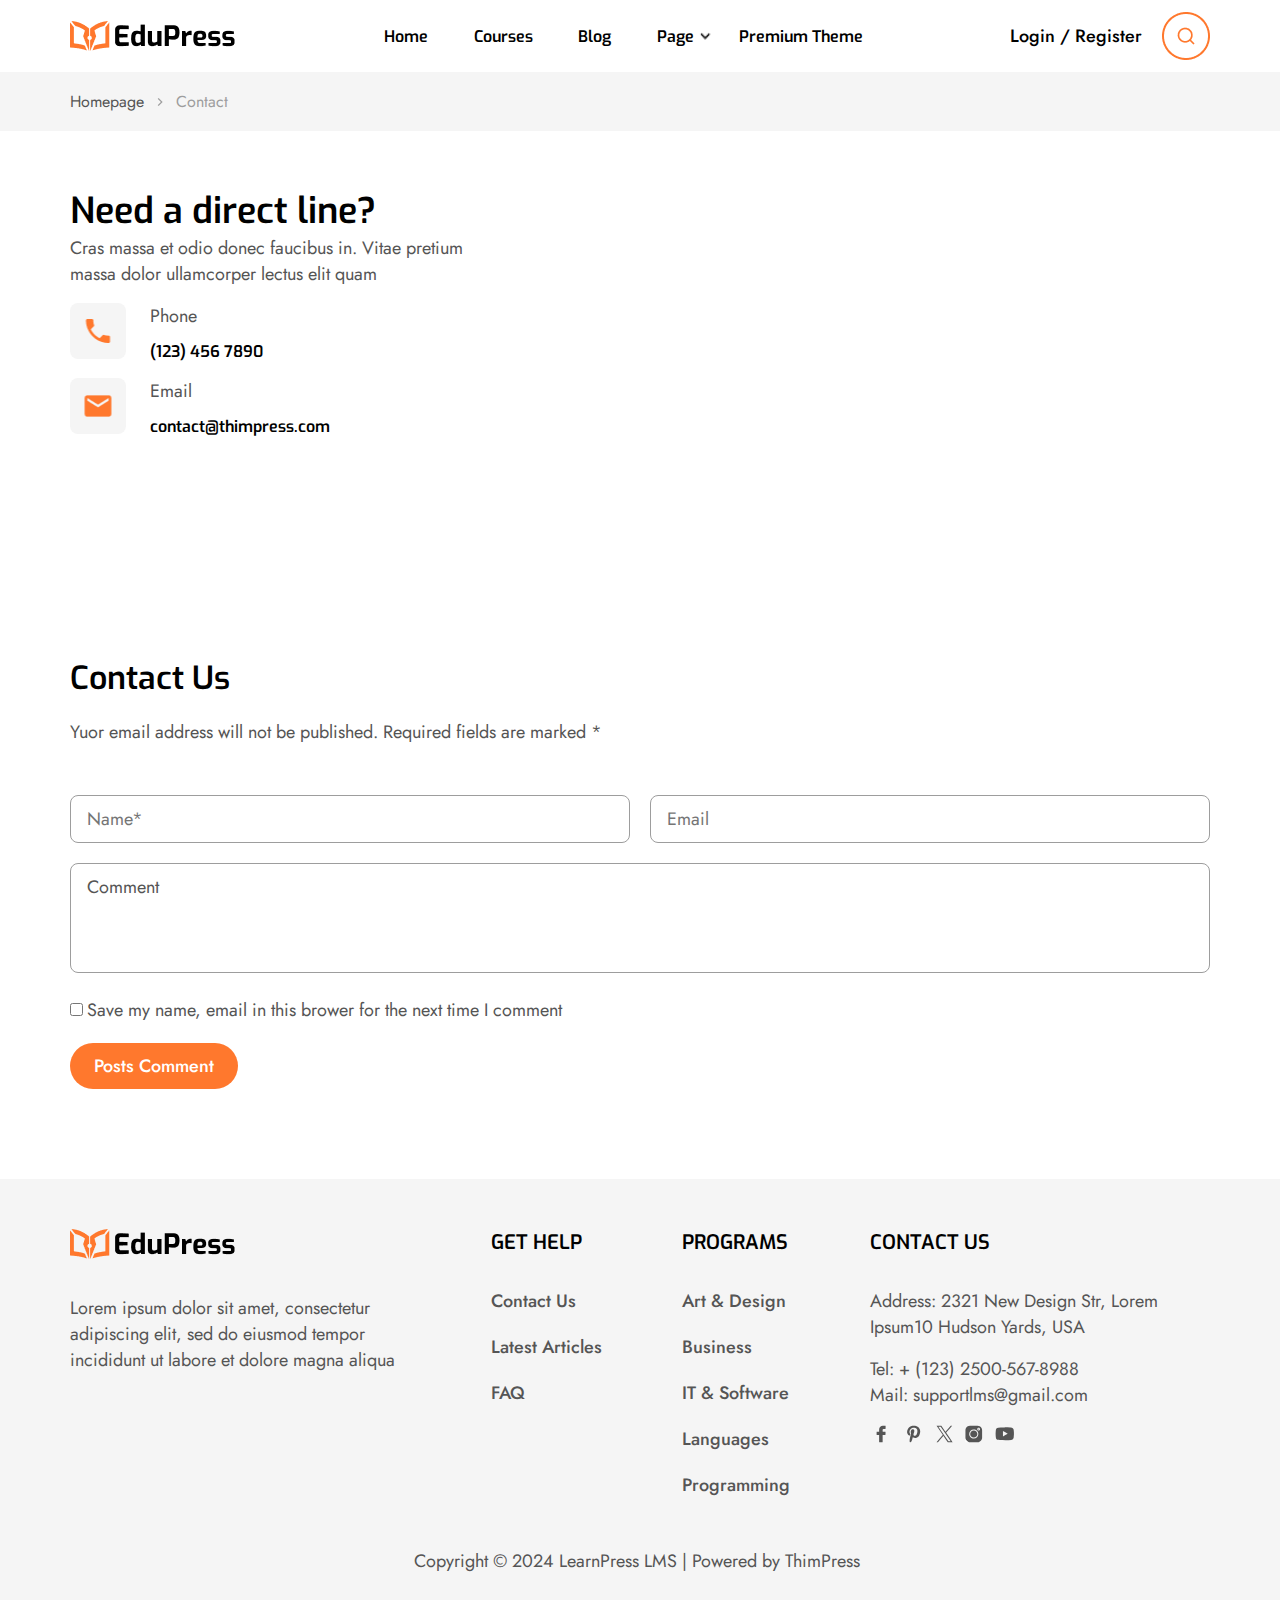
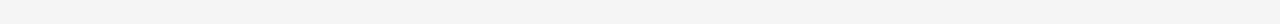
<file: contact.html>
<!DOCTYPE html>
<html lang="en">
    <head>
        <meta charset="UTF-8">
        <meta name="viewport" content="width=device-width, initial-scale=1.0">
        <link rel="preconnect" href="https://fonts.googleapis.com">
        <link rel="preconnect" href="https://fonts.gstatic.com" crossorigin>
        <link href="https://fonts.googleapis.com/css2?family=Cabin:ital,wght@0,400..700;1,400..700&family=Exo:ital,wght@0,100..900;1,100..900&family=Inter:ital,opsz,wght@0,14..32,100..900;1,14..32,100..900&family=Jomhuria&family=Poppins:wght@400;500;600;700;800&display=swap" rel="stylesheet">
        <link rel="preconnect" href="https://fonts.googleapis.com">
        <link rel="preconnect" href="https://fonts.gstatic.com" crossorigin>
        <link href="https://fonts.googleapis.com/css2?family=Cabin:ital,wght@0,400..700;1,400..700&family=Exo:ital,wght@0,100..900;1,100..900&family=Inter:ital,opsz,wght@0,14..32,100..900;1,14..32,100..900&family=Jomhuria&family=Jost:ital,wght@0,100..900;1,100..900&family=Poppins:wght@400;500;600;700;800&display=swap" rel="stylesheet">
        <link rel="stylesheet" href="./assets/css/contact.css">
        <title>Contact Us</title>
    </head>
    <body>
        <!-- tags for header -->
        <header>
            <!-- navnbar tag -->
            <nav>
                <img src="./assets/img/LOGO.png" alt="Logo" id="logo">
                <ul>
                    <li ><a href="index.html" class="link">Home</a></li>
                    <li ><a href="courses.html" class="link">Courses</a></li>
                    <li><a href="blog.html" class="link">Blog</a></li>
                    <li class="dropdown">
                        <a href="#" class="link">Page</a>
                        <img src="./assets/img/black-arrow.png" alt="arrow">
                        <ul class="submenu">
                            <li><a href="contact.html">Contact Us</a></li>
                            <li><a href="FAQS.html">FAQs</a></li>
                        </ul>
                    </li>
                    <li ><a href="#" class="link">Premium Theme</a></li>
                </ul>
                <div>
                    <a href="login.html" target="_self">Login / Register</a>
                    <img src="./assets/img/Search.png" alt="Search symbol">
                </div>
                <img src="./assets/img/bars.png" alt="bars" class="bars">
            </nav>
            <!-- bake to home page  -->
            <div class="title">
                <a href="index.html">Homepage</a>
                <img src="./assets/img/arrow.png" alt="arrow">
                <p class="dif-color">Contact</p>
            </div>
        </header>

        <!-- tags for main -->

        <main>
            <!-- Contact methods and a location map -->
            <section class="direction ">
                <div class="text">
                    <h1 class="h1-style">Need a direct line?</h1>
                    <p class="dis-style">Cras massa et odio donec faucibus in. Vitae pretium massa dolor ullamcorper lectus elit quam</p>
                    <div class="tel">
                        <div class="square">
                            <img src="./assets/img/tel.png" alt="telephone">
                        </div>
                            <div class="num">
                                <p class="dis-style">Phone</p>
                                <p class="p-style">(123) 456 7890</p>
                            </div>
                    </div>
                    <div class="mail">
                        <div class="square">
                            <img src="./assets/img/mail.png" alt="email">
                        </div>
                        <div class="mail-conect">
                            <p class="dis-style">Email</p>
                            <p class="p-style">contact@thimpress.com</p>
                        </div>
                    </div>
                </div>
                <iframe
                    src="https://www.google.com/maps/embed?pb=!1m14!1m8!1m3!1d13317.000000000002!2d36.2765!3d33.5138!3m2!1i1024!2i768!4f13.1!3m3!1m2!1s0x1518e75e6e4b8c4f%3A0x9f1c1e0c5e8f0f0!2z2KfZhNiq2YjYp9mG2Kkg2KfZhNiv2YrYqNmK2Kkg2KfZhNiv2YjYp9mE2KfYqg!5e0!3m2!1sar!2s!4v1680000000000"
                    
                    allowfullscreen=""
                    loading="lazy"
                    referrerpolicy="no-referrer-when-downgrade">
                </iframe>
            </section>
            <!-- comment -->
            <section class="contact">
                <h2 class="h1-style">Contact Us</h2>
                <p class="dis-style">Yuor email address will not be published. Required fields are marked *</p>
                <form>
                    <div class="u-data">
                        <input type="text" name="name" placeholder="Name*" class="dis-style border" required>
                        <input type="email" name="email" placeholder="Email" class="dis-style border" required>
                    </div>
                    <div>
                        <textarea name="comment" placeholder="Comment" class="dis-style border" required >Comment</textarea>
                    </div>
                    <input type="checkbox" name="true" id="message">
                    <label for="message" class="dis-style">Save my name, email in this brower for the next time I comment</label>
                    <div>
                        <button class="btn orange">Posts Comment</button>
                    </div>
                </form>
            </section>
        </main>

        <!-- tags for footer -->
        <footer>
            <div class="text">
                <div class="logo">
                    <img src="./assets/img/LOGO.png" alt="LOGO">
                    <p class="dis-style">Lorem ipsum dolor sit amet, consectetur adipiscing elit, sed do eiusmod tempor incididunt ut labore et dolore magna aliqua</p>
                </div>
                <div class="help">
                    <h4>GET HELP</h4>
                    <div>
                        <a href="contact.html" class="dis-style">Contact Us</a>
                        <a href="#" class="dis-style">Latest Articles</a>
                        <a href="FAQS.html" class="dis-style">FAQ</a>
                    </div>
                </div>
                <div class="programs">
                    <h4>PROGRAMS</h4>
                    <div>
                        <a href="#" class="dis-style">Art & Design</a>
                        <a href="#" class="dis-style">Business</a>
                        <a href="#" class="dis-style">IT & Software</a>
                        <a href="#" class="dis-style">Languages</a>
                        <a href="#" class="dis-style">Programming</a>
                    </div>
                </div>
                <div class="conect">
                    <h4>CONTACT US</h4>
                    <p class="dis-style Address">Address: 2321 New Design Str, Lorem Ipsum10 Hudson Yards, USA</p>
                    <p class="dis-style tel">Tel: + (123) 2500-567-8988</p>
                    <p class="dis-style Mail">Mail: supportlms@gmail.com</p>
                    <div class="apps">
                        <a href="#">
                            <svg width="21" height="20" viewBox="0 0 21 20" fill="none" xmlns="http://www.w3.org/2000/svg">
                                <path d="M12.6411 5.78746C12.6308 6.39072 12.639 6.99344 12.639 7.61792C12.7249 7.62173 12.7962 7.62825 12.868 7.62825C13.5735 7.6288 14.2796 7.62771 14.9857 7.6288C15.4132 7.62989 15.5187 7.73487 15.5193 8.15482C15.5204 8.96261 15.5209 9.77041 15.5193 10.5782C15.5182 10.9525 15.4252 11.0471 15.0488 11.0487C14.3291 11.052 13.61 11.0498 12.8903 11.0498H12.6401V17.6765C12.6401 18.2754 12.5813 18.333 11.9726 18.333C11.1985 18.333 10.425 18.3336 9.65149 18.3325C9.22175 18.3319 9.12221 18.2335 9.12166 17.807C9.12112 15.6556 9.12166 13.5037 9.12166 11.3517V11.0874C9.03898 11.0825 8.96772 11.0748 8.89646 11.0748C8.30625 11.0738 7.7155 11.0754 7.12529 11.0738C6.71568 11.0721 6.61668 10.9769 6.61559 10.5711C6.61233 9.77694 6.61287 8.98274 6.61505 8.18854C6.61614 7.76642 6.71296 7.67177 7.13019 7.67123C7.71387 7.67069 8.29755 7.67123 8.88123 7.67123H9.12166C9.12166 7.57059 9.12057 7.49118 9.12166 7.41176C9.1358 6.63823 9.10806 5.86144 9.17334 5.09281C9.3387 3.15791 10.8265 1.75719 12.7706 1.6843C13.5838 1.65384 14.3987 1.67124 15.2136 1.67342C15.4828 1.67451 15.5982 1.79092 15.5998 2.06181C15.6041 2.86961 15.6041 3.6774 15.5998 4.4852C15.5982 4.7599 15.485 4.8687 15.1902 4.87577C14.6408 4.88882 14.0908 4.88937 13.5414 4.89753C12.9039 4.90732 12.6526 5.1483 12.6411 5.78746Z" fill="#555555"/>
                            </svg>
                        </a>
                        <a href="#">
                            <svg width="21" height="20" viewBox="0 0 21 20" fill="none" xmlns="http://www.w3.org/2000/svg">
                                <path d="M17.2167 7.27943C17.2215 8.55307 16.992 9.78284 16.4297 10.9336C15.8189 12.183 14.9138 13.1428 13.5882 13.6281C12.5784 13.9986 11.5464 14.0897 10.5367 13.6065C10.2708 13.4796 10.0298 13.3014 9.76523 13.1387C9.67951 13.4681 9.58569 13.8096 9.50267 14.1538C9.27724 15.0927 9.0059 16.016 8.58743 16.8908C8.3809 17.3221 8.15884 17.7446 7.80246 18.076C7.73564 18.1381 7.65937 18.1921 7.5804 18.2393C7.27734 18.4196 6.97631 18.3359 6.8123 18.0254C6.64559 17.7095 6.61319 17.3639 6.60374 17.0157C6.57269 15.8237 6.78935 14.6655 7.07216 13.514C7.39141 12.2154 7.69244 10.9114 7.9955 9.6087C8.01575 9.52095 8.00562 9.41633 7.97795 9.32927C7.64857 8.28916 7.62292 7.2693 8.19056 6.29737C8.50306 5.7628 8.95258 5.40103 9.58366 5.30181C10.4739 5.16142 11.2596 5.8033 11.325 6.70234C11.373 7.35232 11.1894 7.95776 11.0186 8.56792C10.86 9.13083 10.6879 9.68969 10.53 10.2526C10.4422 10.5651 10.4503 10.8769 10.617 11.1665C10.9012 11.6579 11.3561 11.8178 11.8886 11.7699C12.5136 11.7146 12.9706 11.3568 13.3384 10.8756C13.8089 10.26 14.0694 9.55133 14.226 8.80145C14.3839 8.04348 14.467 7.27875 14.3549 6.50728C14.1747 5.26199 13.4795 4.41762 12.2902 4.03155C11.0902 3.6421 9.89077 3.69744 8.74875 4.26508C7.56488 4.85297 6.86495 5.833 6.57674 7.10934C6.43095 7.75797 6.40395 8.41403 6.67124 9.04309C6.76505 9.2638 6.90274 9.47168 7.04921 9.66404C7.22402 9.89285 7.29489 10.1271 7.21727 10.4072C7.1518 10.6421 7.09983 10.8803 7.03234 11.1145C6.90004 11.5775 6.56932 11.7294 6.13195 11.5343C5.26395 11.1476 4.72399 10.4625 4.42499 9.5871C3.93767 8.16227 4.02271 6.75229 4.67337 5.39765C5.62978 3.40789 7.25035 2.26856 9.38793 1.82984C9.72068 1.76167 10.0636 1.73872 10.4017 1.6935C10.4382 1.68878 10.4739 1.67595 10.5097 1.6665H11.4216C11.6038 1.6881 11.786 1.70768 11.9683 1.73197C13.5214 1.93446 14.8544 2.57567 15.8871 3.76764C16.7551 4.76995 17.2127 5.94572 17.2167 7.27943Z" fill="#555555"/>
                            </svg>
                        </a>
                        <a href="#">
                            <svg width="17" height="18" viewBox="0 0 17 18" fill="none" xmlns="http://www.w3.org/2000/svg">
                                <path d="M15.7657 15.9613C13.9102 13.2539 12.0531 10.5473 10.1967 7.84044C10.1725 7.80518 10.1502 7.76847 10.12 7.72163C10.4452 7.34258 10.7687 6.96515 11.0926 6.58791C12.7759 4.62737 14.4594 2.66665 16.1427 0.705928C16.1532 0.693631 16.1615 0.679706 16.1709 0.666504H14.7414C12.9942 2.70101 11.2469 4.7357 9.4719 6.80257C9.45056 6.76405 9.43537 6.73096 9.41511 6.70148C8.05208 4.71327 6.68869 2.72542 5.32567 0.737214C5.31066 0.715151 5.29999 0.690195 5.28715 0.666504H0.446289C0.488245 0.735225 0.526946 0.806116 0.572338 0.872305C2.61824 3.85661 4.66468 6.84055 6.71112 9.82467C6.73246 9.85578 6.75289 9.88761 6.78273 9.93264C6.61654 10.1276 6.44944 10.3245 6.28107 10.5206C4.37858 12.7361 2.47591 14.9514 0.573604 17.1672C0.528393 17.22 0.488607 17.2777 0.446289 17.3332H1.87587C2.52329 16.5756 3.16945 15.817 3.81814 15.0605C4.97139 13.7156 6.12627 12.3717 7.28042 11.0277C7.32256 10.9785 7.36596 10.9305 7.41623 10.8732C7.44878 10.9126 7.47772 10.943 7.50123 10.9772C8.93207 13.0632 10.3626 15.1495 11.7929 17.2361C11.814 17.267 11.831 17.3008 11.85 17.3332H16.6907C16.3825 16.8758 16.0774 16.4163 15.7657 15.9613ZM14.5473 16.2971C13.9303 16.2977 13.3132 16.2944 12.6962 16.3002C12.5813 16.3011 12.5106 16.2684 12.4435 16.1723C9.12938 11.4176 5.8125 6.66441 2.49617 1.91108C2.4656 1.86731 2.43775 1.82156 2.38893 1.74669C2.99421 1.74669 3.56785 1.76948 4.1386 1.73801C4.47624 1.71938 4.66233 1.8382 4.85348 2.11344C8.09187 6.77581 11.3431 11.4293 14.5914 16.0848C14.6336 16.1452 14.6743 16.2065 14.7296 16.2875C14.6502 16.2919 14.5988 16.2969 14.5473 16.2971Z" fill="#555555"/>
                            </svg>
                        </a>
                        <a href="#">
                            <svg width="18" height="18" viewBox="0 0 18 18" fill="none" xmlns="http://www.w3.org/2000/svg">
                                <path d="M17.1096 5.30963C17.0982 3.51331 16.2972 2.15028 14.7475 1.24295C14.0656 0.843499 13.3119 0.670675 12.5216 0.670267C10.0266 0.668229 7.53169 0.662115 5.03674 0.671897C3.00605 0.679642 1.3096 1.91917 0.667211 3.85489C0.572647 4.14021 0.538 4.44591 0.476044 4.74224C0.465039 4.79482 0.456072 4.84781 0.446289 4.90039V13.1022C0.491126 13.3517 0.515582 13.6068 0.583652 13.8498C1.1005 15.6946 2.29926 16.8277 4.16813 17.25C4.33566 17.2879 4.50808 17.3059 4.67805 17.3332H12.8815C13.1314 17.2883 13.3865 17.2639 13.6299 17.1958C15.4727 16.6798 16.6091 15.4831 17.0248 13.6162C17.0917 13.3174 17.1088 13.0028 17.1096 12.6954C17.1161 10.2335 17.1251 7.77157 17.1096 5.30963ZM8.78712 13.5685C6.2779 13.5828 4.21052 11.5187 4.21175 9.0005C4.21297 6.48476 6.24651 4.44836 8.77244 4.43409C11.2817 4.41983 13.349 6.48353 13.3478 9.00172C13.3466 11.5175 11.313 13.5539 8.78712 13.5685ZM13.6234 5.54645C12.8693 5.544 12.2351 4.90895 12.2355 4.15651C12.2355 3.40163 12.8677 2.77229 13.6254 2.7731C14.3872 2.77351 15.0112 3.39837 15.0092 4.15896C15.0076 4.91711 14.3766 5.54889 13.6234 5.54645Z" fill="#555555"/>
                                <path d="M0.446289 13.1025C0.491126 13.352 0.515582 13.6072 0.583652 13.8501C1.1005 15.6949 2.29926 16.8281 4.16813 17.2503C4.33566 17.2882 4.50808 17.3062 4.67805 17.3335C3.26733 17.3335 1.8566 17.3335 0.446289 17.3335C0.446289 15.9232 0.446289 14.5129 0.446289 13.1025Z" fill="white"/>
                                <path d="M12.3636 9.00914C12.3571 10.9909 10.7397 12.5973 8.76449 12.5842C6.78597 12.5712 5.18979 10.9652 5.19631 8.99365C5.20283 7.01228 6.82062 5.40509 8.79587 5.41854C10.7744 5.43158 12.3702 7.03755 12.3636 9.00914Z" fill="#555555"/>
                                <path d="M14.0243 4.15518C14.0251 4.37447 13.8397 4.56116 13.6228 4.55993C13.408 4.55871 13.2185 4.3655 13.2217 4.1511C13.2254 3.94037 13.4064 3.76021 13.6183 3.75736C13.8405 3.7545 14.0235 3.93385 14.0243 4.15518Z" fill="#555555"/>
                            </svg>
                        </a>
                        <a href="#">
                            <svg width="19" height="14" viewBox="0 0 19 14" fill="none" xmlns="http://www.w3.org/2000/svg">
                                <path d="M18.6483 2.72938C18.4479 1.62192 17.7711 0.910994 16.7129 0.717445C16.2762 0.637277 15.8316 0.578869 15.3881 0.558826C13.5073 0.473791 11.6256 0.407079 9.74422 0.333496C9.74365 0.352966 9.74307 0.372435 9.7425 0.391904C9.30988 0.391904 8.87697 0.385606 8.44463 0.39305C6.65087 0.423113 4.85681 0.442869 3.0725 0.665622C1.96274 0.803912 1.19398 1.46387 0.962925 2.56103C0.833796 3.17375 0.763363 3.80192 0.712399 4.42695C0.603312 5.76375 0.576399 7.10486 0.671456 8.44367C0.730437 9.27169 0.806024 10.1023 0.943742 10.9203C1.12441 11.9917 1.86281 12.7 2.90243 12.8544C3.518 12.9457 4.13959 13.0236 4.7609 13.0439C6.66805 13.1057 8.57634 13.163 10.4843 13.1725C12.3863 13.1822 14.2892 13.137 16.1837 12.938C16.6722 12.8864 17.1535 12.8085 17.5804 12.5351C18.2864 12.083 18.6077 11.4036 18.6847 10.6056C18.7886 9.52594 18.894 8.44367 18.9295 7.36054C18.9808 5.81071 18.9252 4.26146 18.6483 2.72938ZM7.96706 9.5185V4.04558C9.55554 4.95864 11.1274 5.86225 12.7271 6.78189C11.1297 7.70039 9.55812 8.60372 7.96706 9.5185Z" fill="#555555"/>
                            </svg>
                        </a>
                    </div>
                </div>
            </div>
            <p class="dis-style  Copyright">Copyright © 2024 LearnPress LMS | Powered by ThimPress</p>
        </footer>
    </body>
</html>
</file>
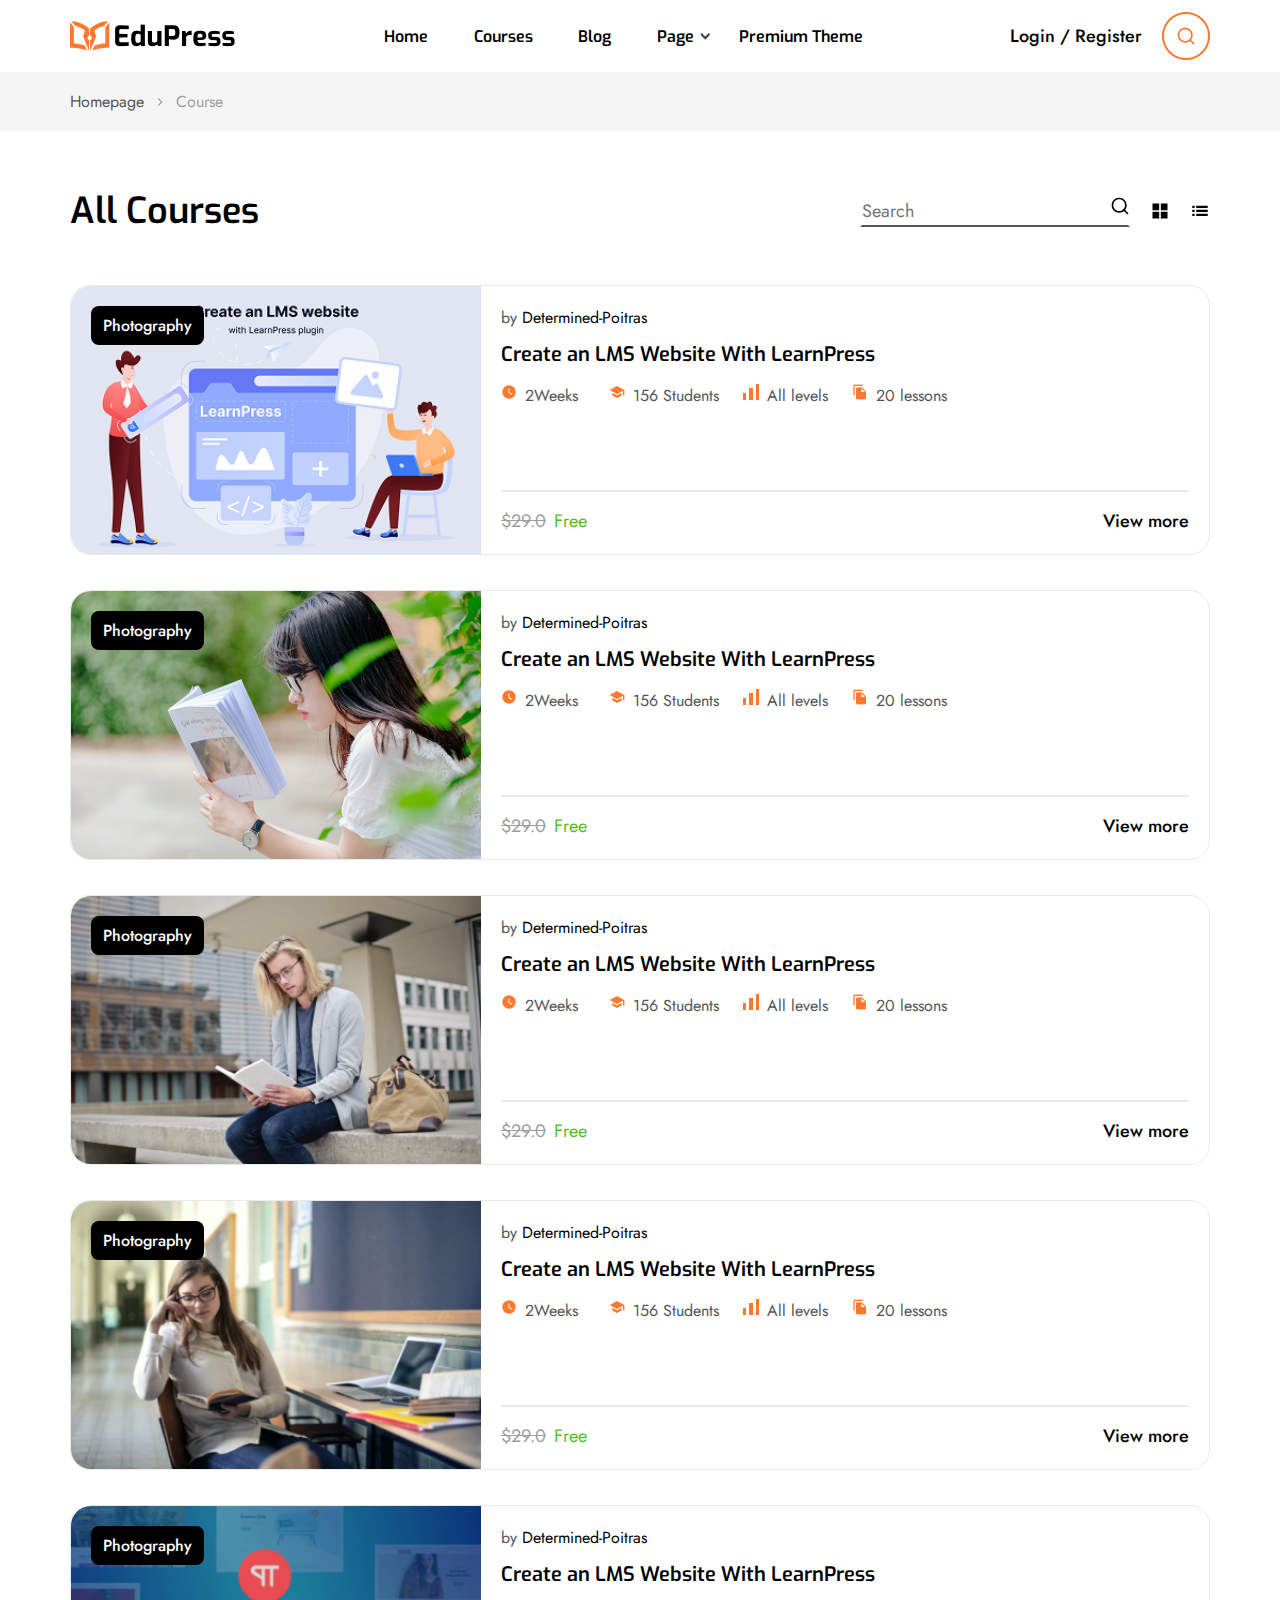
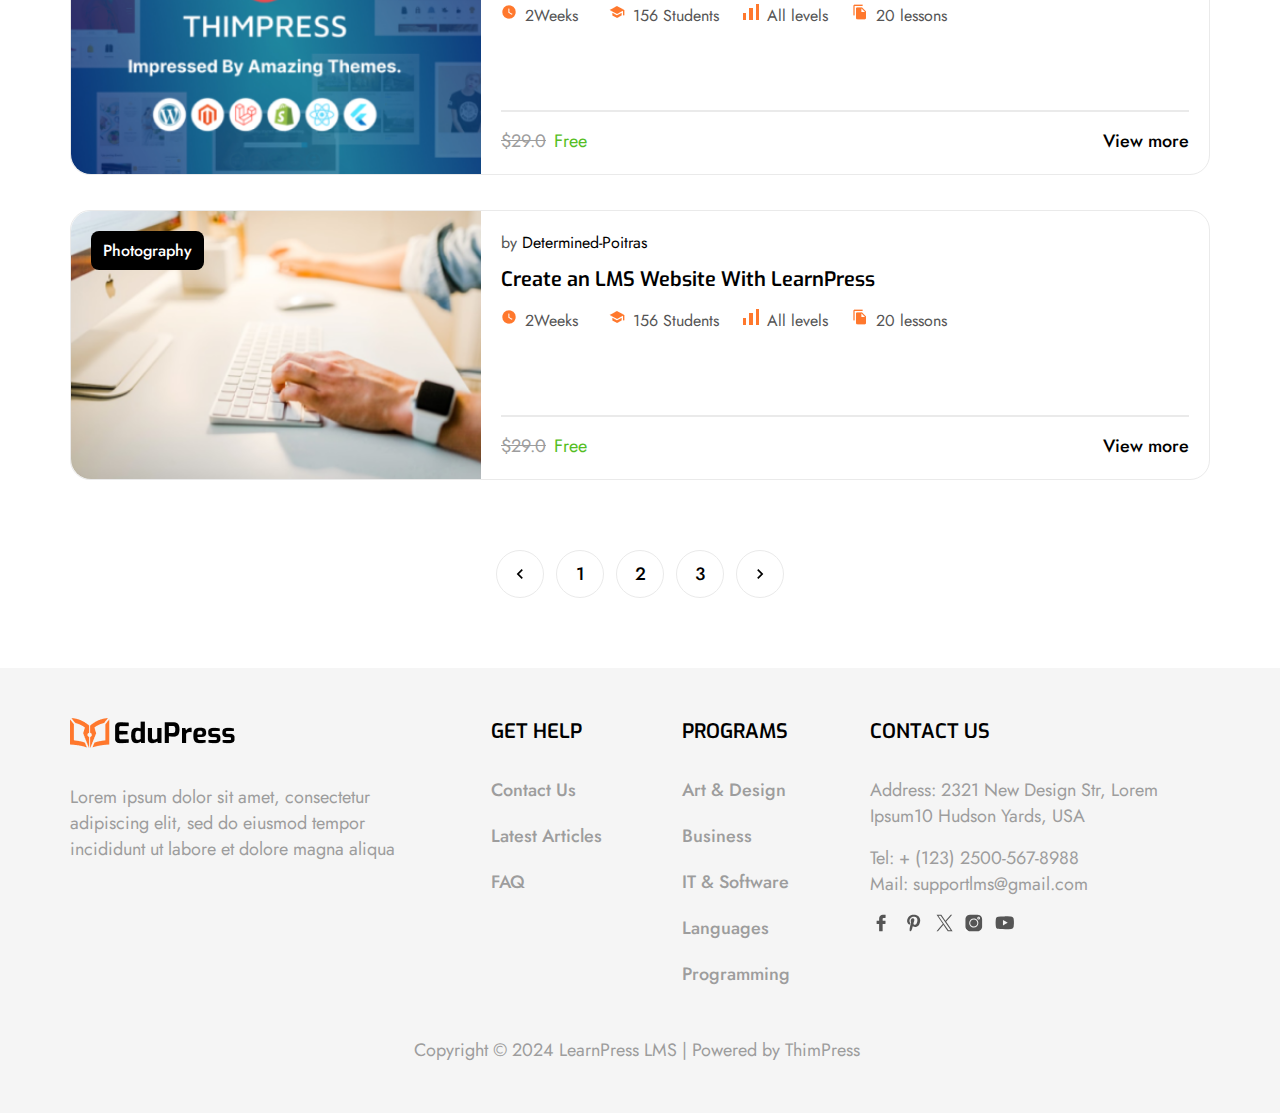
<file: courses.html>
<!DOCTYPE html>
<html lang="en">
    <head>
        <meta charset="UTF-8">
        <meta name="viewport" content="width=device-width, initial-scale=1.0">
        <link rel="preconnect" href="https://fonts.googleapis.com">
        <link rel="preconnect" href="https://fonts.gstatic.com" crossorigin>
        <link href="https://fonts.googleapis.com/css2?family=Cabin:ital,wght@0,400..700;1,400..700&family=Exo:ital,wght@0,100..900;1,100..900&family=Inter:ital,opsz,wght@0,14..32,100..900;1,14..32,100..900&family=Jomhuria&family=Poppins:wght@400;500;600;700;800&display=swap" rel="stylesheet">
        <link rel="preconnect" href="https://fonts.googleapis.com">
        <link rel="preconnect" href="https://fonts.gstatic.com" crossorigin>
        <link href="https://fonts.googleapis.com/css2?family=Cabin:ital,wght@0,400..700;1,400..700&family=Exo:ital,wght@0,100..900;1,100..900&family=Inter:ital,opsz,wght@0,14..32,100..900;1,14..32,100..900&family=Jomhuria&family=Jost:ital,wght@0,100..900;1,100..900&family=Poppins:wght@400;500;600;700;800&display=swap" rel="stylesheet">
        <link rel="stylesheet" href="./assest/css/courses.css">
        <title>Courses</title>
    </head>
    <body>
        <!-- tags for header -->
        
        <header>
            <nav>
                <img src="./assest/img/LOGO.png" alt="Logo" id="logo">
                <ul>
                    <li ><a href="index.html" class="link">Home</a></li>
                    <li ><a href="courses.html" class="link">Courses</a></li>
                    <li><a href="blog.html" class="link">Blog</a></li>
                    <li class="dropdown">
                        <a href="#" class="link">Page</a>
                        <img src="./assest/img/black-arrow.png" alt="arrow">
                        <ul class="submenu">
                            <li><a href="contact.html">Contact Us</a></li>
                            <li><a href="FAQS.html">FAQs</a></li>
                        </ul>
                    </li>
                    <li ><a href="#" class="link">Premium Theme</a></li>
                </ul>
                <div>
                    <a href="login.html" target="_self">Login / Register</a>
                    <img src="./assest/img/Search.png" alt="Search symbol">
                </div>
                <img src="./assest/img/bars.png" alt="bars" class="bars">
            </nav>
            <div class="title">
                <a href="index.html">Homepage</a>
                <img src="./assest/img/arrow.png" alt="arrow">
                <p class="dif-color">Course</p>
            </div>
        </header>

        <!-- tags for main -->
        
        <main class="container">
            <section class="courses">
                <div class="title-courses">
                    <h1 class="h1-style">All Courses</h1>
                    <div class="search">
                        <div>
                            <input type="search" name="search" placeholder="Search" class="dis-style">
                            <svg class="search-symble" width="20" height="20" viewBox="0 0 20 20" fill="none" xmlns="http://www.w3.org/2000/svg">
                                <path fill-rule="evenodd" clip-rule="evenodd" d="M9.1665 3.33335C5.94484 3.33335 3.33317 5.94503 3.33317 9.16669C3.33317 12.3883 5.94484 15 9.1665 15C12.3882 15 14.9998 12.3883 14.9998 9.16669C14.9998 5.94503 12.3882 3.33335 9.1665 3.33335ZM1.6665 9.16669C1.6665 5.02455 5.02437 1.66669 9.1665 1.66669C13.3086 1.66669 16.6665 5.02455 16.6665 9.16669C16.6665 13.3088 13.3086 16.6667 9.1665 16.6667C5.02437 16.6667 1.6665 13.3088 1.6665 9.16669Z" fill="black"/>
                                <path fill-rule="evenodd" clip-rule="evenodd" d="M13.2856 13.2858C13.611 12.9603 14.1387 12.9603 14.4641 13.2858L18.0891 16.9108C18.4145 17.2362 18.4145 17.7638 18.0891 18.0893C17.7637 18.4147 17.236 18.4147 16.9106 18.0893L13.2856 14.4643C12.9601 14.1388 12.9601 13.6112 13.2856 13.2858Z" fill="black"/>
                            </svg>
                        </div>
                        <div class="svg-img">
                            <svg class="color" width="20" height="20" viewBox="0 0 20 20" fill="none" xmlns="http://www.w3.org/2000/svg">
                                <path fill-rule="evenodd" clip-rule="evenodd" d="M2.5 2.5V9.16667H9.16667V2.5H2.5ZM2.5 10.8333V17.5H9.16667V10.8333H2.5ZM10.8333 2.5V9.16667H17.5V2.5H10.8333ZM10.8333 10.8333V17.5H17.5V10.8333H10.8333Z" fill="#000000"/>
                            </svg>
                            <svg class="color" width="20" height="20" viewBox="0 0 20 20" fill="none" xmlns="http://www.w3.org/2000/svg">
                                <g clip-path="url(#clip0_2885_287)">
                                <path d="M2.2915 11.0417H4.58317V8.75002H2.2915V11.0417ZM2.2915 15H4.58317V12.7084H2.2915V15ZM2.2915 7.08335H4.58317V4.79169H2.2915V7.08335ZM6.24984 11.0417H17.7082V8.75002H6.24984V11.0417ZM6.24984 15H17.7082V12.7084H6.24984V15ZM6.24984 4.79169V7.08335H17.7082V4.79169H6.24984Z" fill="black"/>
                                </g>
                                <defs>
                                <clipPath id="clip0_2885_287">
                                <rect width="20" height="20" fill="white"/>
                                </clipPath>
                                </defs>
                            </svg>
                        </div>
                    </div>
                </div>
                <div class="cards">
                    <div class="info-courses">
                        <img src="./assest/img/creat-website.png" alt="creat website" class="main-img">
                        <p class="box">Photography</p>
                        <div class="text">
                            <div class="title-card">
                                <p><span>by </span>Determined-Poitras</p>
                                <h4>Create an LMS Website With LearnPress</h4>
                            </div>
                            <div class="info">
                                <div class="dis-flex">
                                    <img src="./assest/img/time.png" alt="time">
                                    <p>2Weeks</p>
                                </div>
                                <div class="dis-flex">
                                    <img src="./assest/img/num-student.png" alt="students ">
                                    <p>156 Students</p>
                                </div>
                                <div class="dis-flex hidden">
                                    <img src="./assest/img/level.png" alt="level">
                                    <p>All levels</p>
                                </div>
                                <div class="dis-flex hidden">
                                    <img src="./assest/img/lessons.png" alt="lessons">
                                    <p>20 lessons</p>
                                </div>
                            </div>
                            <div class="line"></div>
                            <div class="price">
                                <div class="new-price">
                                    <p><del>$29.0</del></p>
                                    <p class="free">Free</p>
                                </div>
                                <a href="#">View more</a>
                            </div>
                        </div>
                    </div>
                    <div class="info-courses">
                        <img src="./assest/img/girl-read-book.png" alt="girl read book" class="main-img">
                        <p class="box">Photography</p>
                        <div class="text">
                            <div class="title-card">
                                <p><span>by </span>Determined-Poitras</p>
                                <h4>Create an LMS Website With LearnPress</h4>
                            </div>
                            <div class="info">
                                <div class="dis-flex">
                                    <img src="./assest/img/time.png" alt="time">
                                    <p>2Weeks</p>
                                </div>
                                <div class="dis-flex">
                                    <img src="./assest/img/num-student.png" alt="students ">
                                    <p>156 Students</p>
                                </div>
                                <div class="dis-flex hidden">
                                    <img src="./assest/img/level.png" alt="level">
                                    <p>All levels</p>
                                </div>
                                <div class="dis-flex hidden">
                                    <img src="./assest/img/lessons.png" alt="lessons">
                                    <p>20 lessons</p>
                                </div>
                            </div>
                            <div class="line"></div>
                            <div class="price">
                                <div class="new-price">
                                    <p><del>$29.0</del></p>
                                    <p class="free">Free</p>
                                </div>
                                <a href="#">View more</a>
                            </div>
                        </div>
                    </div>
                    <div class="info-courses">
                        <img src="./assest/img/boy-read-book.png" alt="boy read book" class="main-img">
                        <p class="box">Photography</p>
                        <div class="text">
                            <div class="title-card">
                                <p><span>by </span>Determined-Poitras</p>
                                <h4>Create an LMS Website With LearnPress</h4>
                            </div>
                            <div class="info">
                                <div class="dis-flex">
                                    <img src="./assest/img/time.png" alt="time">
                                    <p>2Weeks</p>
                                </div>
                                <div class="dis-flex">
                                    <img src="./assest/img/num-student.png" alt="students ">
                                    <p>156 Students</p>
                                </div>
                                <div class="dis-flex hidden">
                                    <img src="./assest/img/level.png" alt="level">
                                    <p>All levels</p>
                                </div>
                                <div class="dis-flex hidden">
                                    <img src="./assest/img/lessons.png" alt="lessons">
                                    <p>20 lessons</p>
                                </div>
                            </div>
                            <div class="line"></div>
                            <div class="price">
                                <div class="new-price">
                                    <p><del>$29.0</del></p>
                                    <p class="free">Free</p>
                                </div>
                                <a href="#">View more</a>
                            </div>
                        </div>
                    </div>
                    <div class="info-courses">
                        <img src="./assest/img/woman-read.png" alt="woman read book" class="main-img">
                        <p class="box">Photography</p>
                        <div class="text">
                            <div class="title-card">
                                <p><span>by </span>Determined-Poitras</p>
                                <h4>Create an LMS Website With LearnPress</h4>
                            </div>
                            <div class="info">
                                <div class="dis-flex">
                                    <img src="./assest/img/time.png" alt="time">
                                    <p>2Weeks</p>
                                </div>
                                <div class="dis-flex">
                                    <img src="./assest/img/num-student.png" alt="students ">
                                    <p>156 Students</p>
                                </div>
                                <div class="dis-flex hidden">
                                    <img src="./assest/img/level.png" alt="level">
                                    <p>All levels</p>
                                </div>
                                <div class="dis-flex hidden">
                                    <img src="./assest/img/lessons.png" alt="lessons">
                                    <p>20 lessons</p>
                                </div>
                            </div>
                            <div class="line"></div>
                            <div class="price">
                                <div class="new-price">
                                    <p><del>$29.0</del></p>
                                    <p class="free">Free</p>
                                </div>
                                <a href="#">View more</a>
                            </div>
                        </div>
                    </div>
                    <div class="info-courses">
                        <img src="./assest/img/thimpress.png" alt="thimpress" class="main-img">
                        <p class="box">Photography</p>
                        <div class="text">
                            <div class="title-card">
                                <p><span>by </span>Determined-Poitras</p>
                                <h4>Create an LMS Website With LearnPress</h4>
                            </div>
                            <div class="info">
                                <div class="dis-flex">
                                    <img src="./assest/img/time.png" alt="time">
                                    <p>2Weeks</p>
                                </div>
                                <div class="dis-flex">
                                    <img src="./assest/img/num-student.png" alt="students ">
                                    <p>156 Students</p>
                                </div>
                                <div class="dis-flex hidden">
                                    <img src="./assest/img/level.png" alt="level">
                                    <p>All levels</p>
                                </div>
                                <div class="dis-flex hidden">
                                    <img src="./assest/img/lessons.png" alt="lessons">
                                    <p>20 lessons</p>
                                </div>
                            </div>
                            <div class="line"></div>
                            <div class="price">
                                <div class="new-price">
                                    <p><del>$29.0</del></p>
                                    <p class="free">Free</p>
                                </div>
                                <a href="#">View more</a>
                            </div>
                        </div>
                    </div>
                    <div class="info-courses">
                        <img src="./assest/img/man-write.png" alt="man write on computare" class="main-img">
                        <p class="box">Photography</p>
                        <div class="text">
                            <div class="title-card">
                                <p><span>by </span>Determined-Poitras</p>
                                <h4>Create an LMS Website With LearnPress</h4>
                            </div>
                            <div class="info">
                                <div class="dis-flex">
                                    <img src="./assest/img/time.png" alt="time">
                                    <p>2Weeks</p>
                                </div>
                                <div class="dis-flex">
                                    <img src="./assest/img/num-student.png" alt="students ">
                                    <p>156 Students</p>
                                </div>
                                <div class="dis-flex hidden">
                                    <img src="./assest/img/level.png" alt="level">
                                    <p>All levels</p>
                                </div>
                                <div class="dis-flex hidden">
                                    <img src="./assest/img/lessons.png" alt="lessons">
                                    <p>20 lessons</p>
                                </div>
                            </div>
                            <div class="line"></div>
                            <div class="price">
                                <div class="new-price">
                                    <p><del>$29.0</del></p>
                                    <p class="free">Free</p>
                                </div>
                                <a href="#">View more</a>
                            </div>
                        </div>
                    </div>
                </div>
            </section>
            <section class="circle">
                <div>
                    <svg width="20" height="20" viewBox="0 0 20 20" fill="none" xmlns="http://www.w3.org/2000/svg">
                        <g clip-path="url(#clip0_2885_455)">
                        <path d="M12.8415 6.175L11.6665 5L6.6665 10L11.6665 15L12.8415 13.825L9.02484 10L12.8415 6.175Z" fill="black"/>
                        </g>
                        <defs>
                        <clipPath id="clip0_2885_455">
                        <rect width="20" height="20" fill="white"/>
                        </clipPath>
                        </defs>
                    </svg>
                </div>
                <div><a href="#">1</a></div>
                <div><a href="#">2</a></div>
                <div><a href="#">3</a></div>
                <div>
                    <svg width="20" height="20" viewBox="0 0 20 20" fill="none" xmlns="http://www.w3.org/2000/svg">
                        <path d="M8.3332 5L7.1582 6.175L10.9749 10L7.1582 13.825L8.3332 15L13.3332 10L8.3332 5Z" fill="black"/>
                    </svg>
                </div>
            </section>
        </main>

        <!-- tags for footer -->
        
        <footer>
            <div class="text">
                <div class="logo">
                    <img src="./assest/img/LOGO.png" alt="LOGO">
                    <p class="dis-style">Lorem ipsum dolor sit amet, consectetur adipiscing elit, sed do eiusmod tempor incididunt ut labore et dolore magna aliqua</p>
                </div>
                <div class="help">
                    <h4>GET HELP</h4>
                    <div>
                        <a href="contact.html" class="dis-style">Contact Us</a>
                        <a href="#" class="dis-style">Latest Articles</a>
                        <a href="FAQS.html" class="dis-style">FAQ</a>
                    </div>
                </div>
                <div class="programs">
                    <h4>PROGRAMS</h4>
                    <div>
                        <a href="#" class="dis-style">Art & Design</a>
                        <a href="#" class="dis-style">Business</a>
                        <a href="#" class="dis-style">IT & Software</a>
                        <a href="#" class="dis-style">Languages</a>
                        <a href="#" class="dis-style">Programming</a>
                    </div>
                </div>
                <div class="conect">
                    <h4>CONTACT US</h4>
                    <p class="dis-style Address">Address: 2321 New Design Str, Lorem Ipsum10 Hudson Yards, USA</p>
                    <p class="dis-style tel">Tel: + (123) 2500-567-8988</p>
                    <p class="dis-style Mail">Mail: supportlms@gmail.com</p>
                    <div class="apps">
                        <a href="#">
                            <svg width="21" height="20" viewBox="0 0 21 20" fill="none" xmlns="http://www.w3.org/2000/svg">
                                <path d="M12.6411 5.78746C12.6308 6.39072 12.639 6.99344 12.639 7.61792C12.7249 7.62173 12.7962 7.62825 12.868 7.62825C13.5735 7.6288 14.2796 7.62771 14.9857 7.6288C15.4132 7.62989 15.5187 7.73487 15.5193 8.15482C15.5204 8.96261 15.5209 9.77041 15.5193 10.5782C15.5182 10.9525 15.4252 11.0471 15.0488 11.0487C14.3291 11.052 13.61 11.0498 12.8903 11.0498H12.6401V17.6765C12.6401 18.2754 12.5813 18.333 11.9726 18.333C11.1985 18.333 10.425 18.3336 9.65149 18.3325C9.22175 18.3319 9.12221 18.2335 9.12166 17.807C9.12112 15.6556 9.12166 13.5037 9.12166 11.3517V11.0874C9.03898 11.0825 8.96772 11.0748 8.89646 11.0748C8.30625 11.0738 7.7155 11.0754 7.12529 11.0738C6.71568 11.0721 6.61668 10.9769 6.61559 10.5711C6.61233 9.77694 6.61287 8.98274 6.61505 8.18854C6.61614 7.76642 6.71296 7.67177 7.13019 7.67123C7.71387 7.67069 8.29755 7.67123 8.88123 7.67123H9.12166C9.12166 7.57059 9.12057 7.49118 9.12166 7.41176C9.1358 6.63823 9.10806 5.86144 9.17334 5.09281C9.3387 3.15791 10.8265 1.75719 12.7706 1.6843C13.5838 1.65384 14.3987 1.67124 15.2136 1.67342C15.4828 1.67451 15.5982 1.79092 15.5998 2.06181C15.6041 2.86961 15.6041 3.6774 15.5998 4.4852C15.5982 4.7599 15.485 4.8687 15.1902 4.87577C14.6408 4.88882 14.0908 4.88937 13.5414 4.89753C12.9039 4.90732 12.6526 5.1483 12.6411 5.78746Z" fill="#555555"/>
                            </svg>
                        </a>
                        <a href="#">
                            <svg width="21" height="20" viewBox="0 0 21 20" fill="none" xmlns="http://www.w3.org/2000/svg">
                                <path d="M17.2167 7.27943C17.2215 8.55307 16.992 9.78284 16.4297 10.9336C15.8189 12.183 14.9138 13.1428 13.5882 13.6281C12.5784 13.9986 11.5464 14.0897 10.5367 13.6065C10.2708 13.4796 10.0298 13.3014 9.76523 13.1387C9.67951 13.4681 9.58569 13.8096 9.50267 14.1538C9.27724 15.0927 9.0059 16.016 8.58743 16.8908C8.3809 17.3221 8.15884 17.7446 7.80246 18.076C7.73564 18.1381 7.65937 18.1921 7.5804 18.2393C7.27734 18.4196 6.97631 18.3359 6.8123 18.0254C6.64559 17.7095 6.61319 17.3639 6.60374 17.0157C6.57269 15.8237 6.78935 14.6655 7.07216 13.514C7.39141 12.2154 7.69244 10.9114 7.9955 9.6087C8.01575 9.52095 8.00562 9.41633 7.97795 9.32927C7.64857 8.28916 7.62292 7.2693 8.19056 6.29737C8.50306 5.7628 8.95258 5.40103 9.58366 5.30181C10.4739 5.16142 11.2596 5.8033 11.325 6.70234C11.373 7.35232 11.1894 7.95776 11.0186 8.56792C10.86 9.13083 10.6879 9.68969 10.53 10.2526C10.4422 10.5651 10.4503 10.8769 10.617 11.1665C10.9012 11.6579 11.3561 11.8178 11.8886 11.7699C12.5136 11.7146 12.9706 11.3568 13.3384 10.8756C13.8089 10.26 14.0694 9.55133 14.226 8.80145C14.3839 8.04348 14.467 7.27875 14.3549 6.50728C14.1747 5.26199 13.4795 4.41762 12.2902 4.03155C11.0902 3.6421 9.89077 3.69744 8.74875 4.26508C7.56488 4.85297 6.86495 5.833 6.57674 7.10934C6.43095 7.75797 6.40395 8.41403 6.67124 9.04309C6.76505 9.2638 6.90274 9.47168 7.04921 9.66404C7.22402 9.89285 7.29489 10.1271 7.21727 10.4072C7.1518 10.6421 7.09983 10.8803 7.03234 11.1145C6.90004 11.5775 6.56932 11.7294 6.13195 11.5343C5.26395 11.1476 4.72399 10.4625 4.42499 9.5871C3.93767 8.16227 4.02271 6.75229 4.67337 5.39765C5.62978 3.40789 7.25035 2.26856 9.38793 1.82984C9.72068 1.76167 10.0636 1.73872 10.4017 1.6935C10.4382 1.68878 10.4739 1.67595 10.5097 1.6665H11.4216C11.6038 1.6881 11.786 1.70768 11.9683 1.73197C13.5214 1.93446 14.8544 2.57567 15.8871 3.76764C16.7551 4.76995 17.2127 5.94572 17.2167 7.27943Z" fill="#555555"/>
                            </svg>
                        </a>
                        <a href="#">
                            <svg width="17" height="18" viewBox="0 0 17 18" fill="none" xmlns="http://www.w3.org/2000/svg">
                                <path d="M15.7657 15.9613C13.9102 13.2539 12.0531 10.5473 10.1967 7.84044C10.1725 7.80518 10.1502 7.76847 10.12 7.72163C10.4452 7.34258 10.7687 6.96515 11.0926 6.58791C12.7759 4.62737 14.4594 2.66665 16.1427 0.705928C16.1532 0.693631 16.1615 0.679706 16.1709 0.666504H14.7414C12.9942 2.70101 11.2469 4.7357 9.4719 6.80257C9.45056 6.76405 9.43537 6.73096 9.41511 6.70148C8.05208 4.71327 6.68869 2.72542 5.32567 0.737214C5.31066 0.715151 5.29999 0.690195 5.28715 0.666504H0.446289C0.488245 0.735225 0.526946 0.806116 0.572338 0.872305C2.61824 3.85661 4.66468 6.84055 6.71112 9.82467C6.73246 9.85578 6.75289 9.88761 6.78273 9.93264C6.61654 10.1276 6.44944 10.3245 6.28107 10.5206C4.37858 12.7361 2.47591 14.9514 0.573604 17.1672C0.528393 17.22 0.488607 17.2777 0.446289 17.3332H1.87587C2.52329 16.5756 3.16945 15.817 3.81814 15.0605C4.97139 13.7156 6.12627 12.3717 7.28042 11.0277C7.32256 10.9785 7.36596 10.9305 7.41623 10.8732C7.44878 10.9126 7.47772 10.943 7.50123 10.9772C8.93207 13.0632 10.3626 15.1495 11.7929 17.2361C11.814 17.267 11.831 17.3008 11.85 17.3332H16.6907C16.3825 16.8758 16.0774 16.4163 15.7657 15.9613ZM14.5473 16.2971C13.9303 16.2977 13.3132 16.2944 12.6962 16.3002C12.5813 16.3011 12.5106 16.2684 12.4435 16.1723C9.12938 11.4176 5.8125 6.66441 2.49617 1.91108C2.4656 1.86731 2.43775 1.82156 2.38893 1.74669C2.99421 1.74669 3.56785 1.76948 4.1386 1.73801C4.47624 1.71938 4.66233 1.8382 4.85348 2.11344C8.09187 6.77581 11.3431 11.4293 14.5914 16.0848C14.6336 16.1452 14.6743 16.2065 14.7296 16.2875C14.6502 16.2919 14.5988 16.2969 14.5473 16.2971Z" fill="#555555"/>
                            </svg>
                        </a>
                        <a href="#">
                            <svg width="18" height="18" viewBox="0 0 18 18" fill="none" xmlns="http://www.w3.org/2000/svg">
                                <path d="M17.1096 5.30963C17.0982 3.51331 16.2972 2.15028 14.7475 1.24295C14.0656 0.843499 13.3119 0.670675 12.5216 0.670267C10.0266 0.668229 7.53169 0.662115 5.03674 0.671897C3.00605 0.679642 1.3096 1.91917 0.667211 3.85489C0.572647 4.14021 0.538 4.44591 0.476044 4.74224C0.465039 4.79482 0.456072 4.84781 0.446289 4.90039V13.1022C0.491126 13.3517 0.515582 13.6068 0.583652 13.8498C1.1005 15.6946 2.29926 16.8277 4.16813 17.25C4.33566 17.2879 4.50808 17.3059 4.67805 17.3332H12.8815C13.1314 17.2883 13.3865 17.2639 13.6299 17.1958C15.4727 16.6798 16.6091 15.4831 17.0248 13.6162C17.0917 13.3174 17.1088 13.0028 17.1096 12.6954C17.1161 10.2335 17.1251 7.77157 17.1096 5.30963ZM8.78712 13.5685C6.2779 13.5828 4.21052 11.5187 4.21175 9.0005C4.21297 6.48476 6.24651 4.44836 8.77244 4.43409C11.2817 4.41983 13.349 6.48353 13.3478 9.00172C13.3466 11.5175 11.313 13.5539 8.78712 13.5685ZM13.6234 5.54645C12.8693 5.544 12.2351 4.90895 12.2355 4.15651C12.2355 3.40163 12.8677 2.77229 13.6254 2.7731C14.3872 2.77351 15.0112 3.39837 15.0092 4.15896C15.0076 4.91711 14.3766 5.54889 13.6234 5.54645Z" fill="#555555"/>
                                <path d="M0.446289 13.1025C0.491126 13.352 0.515582 13.6072 0.583652 13.8501C1.1005 15.6949 2.29926 16.8281 4.16813 17.2503C4.33566 17.2882 4.50808 17.3062 4.67805 17.3335C3.26733 17.3335 1.8566 17.3335 0.446289 17.3335C0.446289 15.9232 0.446289 14.5129 0.446289 13.1025Z" fill="white"/>
                                <path d="M12.3636 9.00914C12.3571 10.9909 10.7397 12.5973 8.76449 12.5842C6.78597 12.5712 5.18979 10.9652 5.19631 8.99365C5.20283 7.01228 6.82062 5.40509 8.79587 5.41854C10.7744 5.43158 12.3702 7.03755 12.3636 9.00914Z" fill="#555555"/>
                                <path d="M14.0243 4.15518C14.0251 4.37447 13.8397 4.56116 13.6228 4.55993C13.408 4.55871 13.2185 4.3655 13.2217 4.1511C13.2254 3.94037 13.4064 3.76021 13.6183 3.75736C13.8405 3.7545 14.0235 3.93385 14.0243 4.15518Z" fill="#555555"/>
                            </svg>
                        </a>
                        <a href="#">
                            <svg width="19" height="14" viewBox="0 0 19 14" fill="none" xmlns="http://www.w3.org/2000/svg">
                                <path d="M18.6483 2.72938C18.4479 1.62192 17.7711 0.910994 16.7129 0.717445C16.2762 0.637277 15.8316 0.578869 15.3881 0.558826C13.5073 0.473791 11.6256 0.407079 9.74422 0.333496C9.74365 0.352966 9.74307 0.372435 9.7425 0.391904C9.30988 0.391904 8.87697 0.385606 8.44463 0.39305C6.65087 0.423113 4.85681 0.442869 3.0725 0.665622C1.96274 0.803912 1.19398 1.46387 0.962925 2.56103C0.833796 3.17375 0.763363 3.80192 0.712399 4.42695C0.603312 5.76375 0.576399 7.10486 0.671456 8.44367C0.730437 9.27169 0.806024 10.1023 0.943742 10.9203C1.12441 11.9917 1.86281 12.7 2.90243 12.8544C3.518 12.9457 4.13959 13.0236 4.7609 13.0439C6.66805 13.1057 8.57634 13.163 10.4843 13.1725C12.3863 13.1822 14.2892 13.137 16.1837 12.938C16.6722 12.8864 17.1535 12.8085 17.5804 12.5351C18.2864 12.083 18.6077 11.4036 18.6847 10.6056C18.7886 9.52594 18.894 8.44367 18.9295 7.36054C18.9808 5.81071 18.9252 4.26146 18.6483 2.72938ZM7.96706 9.5185V4.04558C9.55554 4.95864 11.1274 5.86225 12.7271 6.78189C11.1297 7.70039 9.55812 8.60372 7.96706 9.5185Z" fill="#555555"/>
                            </svg>
                        </a>
                    </div>
                </div>
            </div>
            <p class="dis-style  Copyright">Copyright © 2024 LearnPress LMS | Powered by ThimPress</p>
        </footer>
    </body>
</html>
</file>
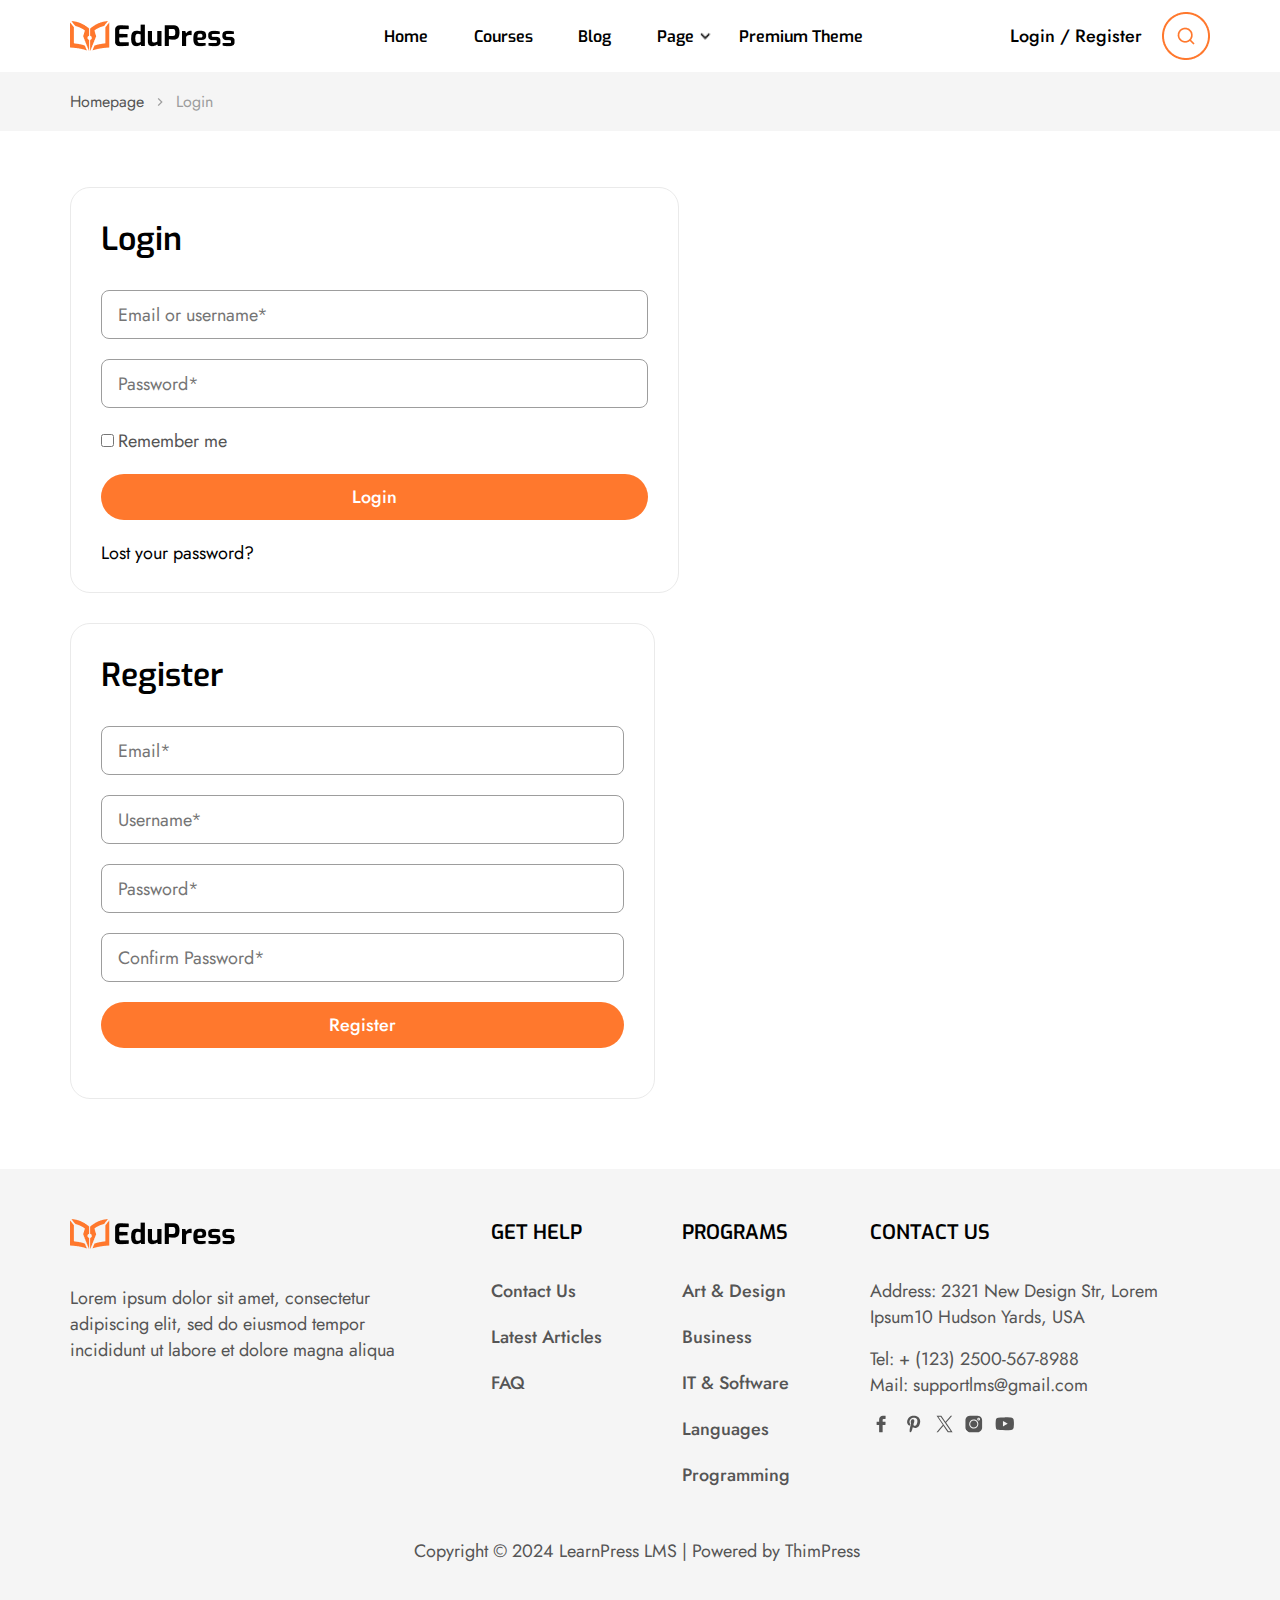
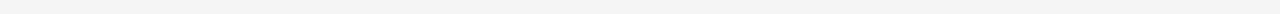
<file: login.html>
<!DOCTYPE html>
<html lang="en">
    <head>
        <meta charset="UTF-8">
        <meta name="viewport" content="width=device-width, initial-scale=1.0">
        <link rel="preconnect" href="https://fonts.googleapis.com">
        <link rel="preconnect" href="https://fonts.gstatic.com" crossorigin>
        <link href="https://fonts.googleapis.com/css2?family=Cabin:ital,wght@0,400..700;1,400..700&family=Exo:ital,wght@0,100..900;1,100..900&family=Inter:ital,opsz,wght@0,14..32,100..900;1,14..32,100..900&family=Jomhuria&family=Poppins:wght@400;500;600;700;800&display=swap" rel="stylesheet">
        <link rel="preconnect" href="https://fonts.googleapis.com">
        <link rel="preconnect" href="https://fonts.gstatic.com" crossorigin>
        <link href="https://fonts.googleapis.com/css2?family=Cabin:ital,wght@0,400..700;1,400..700&family=Exo:ital,wght@0,100..900;1,100..900&family=Inter:ital,opsz,wght@0,14..32,100..900;1,14..32,100..900&family=Jomhuria&family=Jost:ital,wght@0,100..900;1,100..900&family=Poppins:wght@400;500;600;700;800&display=swap" rel="stylesheet">
        <link rel="stylesheet" href="./assest/css/login.css">
        <title>Login / Register</title>
    </head>
    <body>
        <!-- tags for header -->
        
        <header>
            <nav>
                <img src="./assest/img/LOGO.png" alt="Logo" id="logo">
                <ul>
                    <li ><a href="index.html" class="link">Home</a></li>
                    <li ><a href="courses.html" class="link">Courses</a></li>
                    <li><a href="blog.html" class="link">Blog</a></li>
                    <li class="dropdown">
                        <a href="#" class="link">Page</a>
                        <img src="./assest/img/black-arrow.png" alt="arrow">
                        <ul class="submenu">
                            <li><a href="contact.html">Contact Us</a></li>
                            <li><a href="FAQS.html">FAQs</a></li>
                        </ul>
                    </li>
                    <li ><a href="#" class="link">Premium Theme</a></li>
                </ul>
                <div>
                    <a href="login.html" target="_self">Login / Register</a>
                    <img src="./assest/img/Search.png" alt="Search symbol">
                </div>
                <img src="./assest/img/bars.png" alt="bars" class="bars">
            </nav>
            <div class="title ">
                <a href="index.html">Homepage</a>
                <img src="./assest/img/arrow.png" alt="arrow">
                <p class="dif-color">Login</p>
            </div>
        </header>

        <!-- tags for main -->

        <main class="container">
            <section class="forms">
                <form class="login-form">
                    <h2 class="h2-style">Login</h2>
                    <div class="u-name">
                        <input type="text" name="u-name"  placeholder="Email or username*" class="dis-style" required>
                    </div>
                    <div class="u-pass">
                        <input type="password" name="password" placeholder="Password*" class="def-margin dis-style" required>
                    </div>
                    <div class="chekbox">
                        <input type="checkbox" name="true" id="Remember">
                        <label for="Remember" class="dis-style">Remember me</label>
                    </div>
                    <button class="btn orange">Login</button>
                    <a href="#" class="dis-style dif-color">Lost your password?</a>
                </form>
                <form class="Register-form">
                    <h2 class="h2-style">Register</h2>
                    <div class="u-mail">
                        <input type="email" name="email" placeholder="Email*" class="dis-style" required>
                    </div>
                    <div class="u-name">
                        <input type="text" name="u-name"  placeholder="Username*" class="dis-style" required>
                    </div>
                    <div class="pass">
                        <input type="password" name="password" placeholder="Password*" class="dis-style" required>
                    </div>
                    <div class="confirm">
                        <input type="password" name="confirm" placeholder="Confirm Password*" class="dis-style" required>
                    </div>
                    <button class="btn orange">Register</button>
                </form>
            </section>
        </main>

        <!-- tags for footer -->
        <footer>
            <div class="text">
                <div class="logo">
                    <img src="./assest/img/LOGO.png" alt="LOGO">
                    <p class="dis-style">Lorem ipsum dolor sit amet, consectetur adipiscing elit, sed do eiusmod tempor incididunt ut labore et dolore magna aliqua</p>
                </div>
                <div class="help">
                    <h4>GET HELP</h4>
                    <div>
                        <a href="contact.html" class="dis-style">Contact Us</a>
                        <a href="#" class="dis-style">Latest Articles</a>
                        <a href="FAQS.html" class="dis-style">FAQ</a>
                    </div>
                </div>
                <div class="programs">
                    <h4>PROGRAMS</h4>
                    <div>
                        <a href="#" class="dis-style">Art & Design</a>
                        <a href="#" class="dis-style">Business</a>
                        <a href="#" class="dis-style">IT & Software</a>
                        <a href="#" class="dis-style">Languages</a>
                        <a href="#" class="dis-style">Programming</a>
                    </div>
                </div>
                <div class="conect">
                    <h4>CONTACT US</h4>
                    <p class="dis-style Address">Address: 2321 New Design Str, Lorem Ipsum10 Hudson Yards, USA</p>
                    <p class="dis-style tel">Tel: + (123) 2500-567-8988</p>
                    <p class="dis-style Mail">Mail: supportlms@gmail.com</p>
                    <div class="apps">
                        <a href="#">
                            <svg width="21" height="20" viewBox="0 0 21 20" fill="none" xmlns="http://www.w3.org/2000/svg">
                                <path d="M12.6411 5.78746C12.6308 6.39072 12.639 6.99344 12.639 7.61792C12.7249 7.62173 12.7962 7.62825 12.868 7.62825C13.5735 7.6288 14.2796 7.62771 14.9857 7.6288C15.4132 7.62989 15.5187 7.73487 15.5193 8.15482C15.5204 8.96261 15.5209 9.77041 15.5193 10.5782C15.5182 10.9525 15.4252 11.0471 15.0488 11.0487C14.3291 11.052 13.61 11.0498 12.8903 11.0498H12.6401V17.6765C12.6401 18.2754 12.5813 18.333 11.9726 18.333C11.1985 18.333 10.425 18.3336 9.65149 18.3325C9.22175 18.3319 9.12221 18.2335 9.12166 17.807C9.12112 15.6556 9.12166 13.5037 9.12166 11.3517V11.0874C9.03898 11.0825 8.96772 11.0748 8.89646 11.0748C8.30625 11.0738 7.7155 11.0754 7.12529 11.0738C6.71568 11.0721 6.61668 10.9769 6.61559 10.5711C6.61233 9.77694 6.61287 8.98274 6.61505 8.18854C6.61614 7.76642 6.71296 7.67177 7.13019 7.67123C7.71387 7.67069 8.29755 7.67123 8.88123 7.67123H9.12166C9.12166 7.57059 9.12057 7.49118 9.12166 7.41176C9.1358 6.63823 9.10806 5.86144 9.17334 5.09281C9.3387 3.15791 10.8265 1.75719 12.7706 1.6843C13.5838 1.65384 14.3987 1.67124 15.2136 1.67342C15.4828 1.67451 15.5982 1.79092 15.5998 2.06181C15.6041 2.86961 15.6041 3.6774 15.5998 4.4852C15.5982 4.7599 15.485 4.8687 15.1902 4.87577C14.6408 4.88882 14.0908 4.88937 13.5414 4.89753C12.9039 4.90732 12.6526 5.1483 12.6411 5.78746Z" fill="#555555"/>
                            </svg>
                        </a>
                        <a href="#">
                            <svg width="21" height="20" viewBox="0 0 21 20" fill="none" xmlns="http://www.w3.org/2000/svg">
                                <path d="M17.2167 7.27943C17.2215 8.55307 16.992 9.78284 16.4297 10.9336C15.8189 12.183 14.9138 13.1428 13.5882 13.6281C12.5784 13.9986 11.5464 14.0897 10.5367 13.6065C10.2708 13.4796 10.0298 13.3014 9.76523 13.1387C9.67951 13.4681 9.58569 13.8096 9.50267 14.1538C9.27724 15.0927 9.0059 16.016 8.58743 16.8908C8.3809 17.3221 8.15884 17.7446 7.80246 18.076C7.73564 18.1381 7.65937 18.1921 7.5804 18.2393C7.27734 18.4196 6.97631 18.3359 6.8123 18.0254C6.64559 17.7095 6.61319 17.3639 6.60374 17.0157C6.57269 15.8237 6.78935 14.6655 7.07216 13.514C7.39141 12.2154 7.69244 10.9114 7.9955 9.6087C8.01575 9.52095 8.00562 9.41633 7.97795 9.32927C7.64857 8.28916 7.62292 7.2693 8.19056 6.29737C8.50306 5.7628 8.95258 5.40103 9.58366 5.30181C10.4739 5.16142 11.2596 5.8033 11.325 6.70234C11.373 7.35232 11.1894 7.95776 11.0186 8.56792C10.86 9.13083 10.6879 9.68969 10.53 10.2526C10.4422 10.5651 10.4503 10.8769 10.617 11.1665C10.9012 11.6579 11.3561 11.8178 11.8886 11.7699C12.5136 11.7146 12.9706 11.3568 13.3384 10.8756C13.8089 10.26 14.0694 9.55133 14.226 8.80145C14.3839 8.04348 14.467 7.27875 14.3549 6.50728C14.1747 5.26199 13.4795 4.41762 12.2902 4.03155C11.0902 3.6421 9.89077 3.69744 8.74875 4.26508C7.56488 4.85297 6.86495 5.833 6.57674 7.10934C6.43095 7.75797 6.40395 8.41403 6.67124 9.04309C6.76505 9.2638 6.90274 9.47168 7.04921 9.66404C7.22402 9.89285 7.29489 10.1271 7.21727 10.4072C7.1518 10.6421 7.09983 10.8803 7.03234 11.1145C6.90004 11.5775 6.56932 11.7294 6.13195 11.5343C5.26395 11.1476 4.72399 10.4625 4.42499 9.5871C3.93767 8.16227 4.02271 6.75229 4.67337 5.39765C5.62978 3.40789 7.25035 2.26856 9.38793 1.82984C9.72068 1.76167 10.0636 1.73872 10.4017 1.6935C10.4382 1.68878 10.4739 1.67595 10.5097 1.6665H11.4216C11.6038 1.6881 11.786 1.70768 11.9683 1.73197C13.5214 1.93446 14.8544 2.57567 15.8871 3.76764C16.7551 4.76995 17.2127 5.94572 17.2167 7.27943Z" fill="#555555"/>
                            </svg>
                        </a>
                        <a href="#">
                            <svg width="17" height="18" viewBox="0 0 17 18" fill="none" xmlns="http://www.w3.org/2000/svg">
                                <path d="M15.7657 15.9613C13.9102 13.2539 12.0531 10.5473 10.1967 7.84044C10.1725 7.80518 10.1502 7.76847 10.12 7.72163C10.4452 7.34258 10.7687 6.96515 11.0926 6.58791C12.7759 4.62737 14.4594 2.66665 16.1427 0.705928C16.1532 0.693631 16.1615 0.679706 16.1709 0.666504H14.7414C12.9942 2.70101 11.2469 4.7357 9.4719 6.80257C9.45056 6.76405 9.43537 6.73096 9.41511 6.70148C8.05208 4.71327 6.68869 2.72542 5.32567 0.737214C5.31066 0.715151 5.29999 0.690195 5.28715 0.666504H0.446289C0.488245 0.735225 0.526946 0.806116 0.572338 0.872305C2.61824 3.85661 4.66468 6.84055 6.71112 9.82467C6.73246 9.85578 6.75289 9.88761 6.78273 9.93264C6.61654 10.1276 6.44944 10.3245 6.28107 10.5206C4.37858 12.7361 2.47591 14.9514 0.573604 17.1672C0.528393 17.22 0.488607 17.2777 0.446289 17.3332H1.87587C2.52329 16.5756 3.16945 15.817 3.81814 15.0605C4.97139 13.7156 6.12627 12.3717 7.28042 11.0277C7.32256 10.9785 7.36596 10.9305 7.41623 10.8732C7.44878 10.9126 7.47772 10.943 7.50123 10.9772C8.93207 13.0632 10.3626 15.1495 11.7929 17.2361C11.814 17.267 11.831 17.3008 11.85 17.3332H16.6907C16.3825 16.8758 16.0774 16.4163 15.7657 15.9613ZM14.5473 16.2971C13.9303 16.2977 13.3132 16.2944 12.6962 16.3002C12.5813 16.3011 12.5106 16.2684 12.4435 16.1723C9.12938 11.4176 5.8125 6.66441 2.49617 1.91108C2.4656 1.86731 2.43775 1.82156 2.38893 1.74669C2.99421 1.74669 3.56785 1.76948 4.1386 1.73801C4.47624 1.71938 4.66233 1.8382 4.85348 2.11344C8.09187 6.77581 11.3431 11.4293 14.5914 16.0848C14.6336 16.1452 14.6743 16.2065 14.7296 16.2875C14.6502 16.2919 14.5988 16.2969 14.5473 16.2971Z" fill="#555555"/>
                            </svg>
                        </a>
                        <a href="#">
                            <svg width="18" height="18" viewBox="0 0 18 18" fill="none" xmlns="http://www.w3.org/2000/svg">
                                <path d="M17.1096 5.30963C17.0982 3.51331 16.2972 2.15028 14.7475 1.24295C14.0656 0.843499 13.3119 0.670675 12.5216 0.670267C10.0266 0.668229 7.53169 0.662115 5.03674 0.671897C3.00605 0.679642 1.3096 1.91917 0.667211 3.85489C0.572647 4.14021 0.538 4.44591 0.476044 4.74224C0.465039 4.79482 0.456072 4.84781 0.446289 4.90039V13.1022C0.491126 13.3517 0.515582 13.6068 0.583652 13.8498C1.1005 15.6946 2.29926 16.8277 4.16813 17.25C4.33566 17.2879 4.50808 17.3059 4.67805 17.3332H12.8815C13.1314 17.2883 13.3865 17.2639 13.6299 17.1958C15.4727 16.6798 16.6091 15.4831 17.0248 13.6162C17.0917 13.3174 17.1088 13.0028 17.1096 12.6954C17.1161 10.2335 17.1251 7.77157 17.1096 5.30963ZM8.78712 13.5685C6.2779 13.5828 4.21052 11.5187 4.21175 9.0005C4.21297 6.48476 6.24651 4.44836 8.77244 4.43409C11.2817 4.41983 13.349 6.48353 13.3478 9.00172C13.3466 11.5175 11.313 13.5539 8.78712 13.5685ZM13.6234 5.54645C12.8693 5.544 12.2351 4.90895 12.2355 4.15651C12.2355 3.40163 12.8677 2.77229 13.6254 2.7731C14.3872 2.77351 15.0112 3.39837 15.0092 4.15896C15.0076 4.91711 14.3766 5.54889 13.6234 5.54645Z" fill="#555555"/>
                                <path d="M0.446289 13.1025C0.491126 13.352 0.515582 13.6072 0.583652 13.8501C1.1005 15.6949 2.29926 16.8281 4.16813 17.2503C4.33566 17.2882 4.50808 17.3062 4.67805 17.3335C3.26733 17.3335 1.8566 17.3335 0.446289 17.3335C0.446289 15.9232 0.446289 14.5129 0.446289 13.1025Z" fill="white"/>
                                <path d="M12.3636 9.00914C12.3571 10.9909 10.7397 12.5973 8.76449 12.5842C6.78597 12.5712 5.18979 10.9652 5.19631 8.99365C5.20283 7.01228 6.82062 5.40509 8.79587 5.41854C10.7744 5.43158 12.3702 7.03755 12.3636 9.00914Z" fill="#555555"/>
                                <path d="M14.0243 4.15518C14.0251 4.37447 13.8397 4.56116 13.6228 4.55993C13.408 4.55871 13.2185 4.3655 13.2217 4.1511C13.2254 3.94037 13.4064 3.76021 13.6183 3.75736C13.8405 3.7545 14.0235 3.93385 14.0243 4.15518Z" fill="#555555"/>
                            </svg>
                        </a>
                        <a href="#">
                            <svg width="19" height="14" viewBox="0 0 19 14" fill="none" xmlns="http://www.w3.org/2000/svg">
                                <path d="M18.6483 2.72938C18.4479 1.62192 17.7711 0.910994 16.7129 0.717445C16.2762 0.637277 15.8316 0.578869 15.3881 0.558826C13.5073 0.473791 11.6256 0.407079 9.74422 0.333496C9.74365 0.352966 9.74307 0.372435 9.7425 0.391904C9.30988 0.391904 8.87697 0.385606 8.44463 0.39305C6.65087 0.423113 4.85681 0.442869 3.0725 0.665622C1.96274 0.803912 1.19398 1.46387 0.962925 2.56103C0.833796 3.17375 0.763363 3.80192 0.712399 4.42695C0.603312 5.76375 0.576399 7.10486 0.671456 8.44367C0.730437 9.27169 0.806024 10.1023 0.943742 10.9203C1.12441 11.9917 1.86281 12.7 2.90243 12.8544C3.518 12.9457 4.13959 13.0236 4.7609 13.0439C6.66805 13.1057 8.57634 13.163 10.4843 13.1725C12.3863 13.1822 14.2892 13.137 16.1837 12.938C16.6722 12.8864 17.1535 12.8085 17.5804 12.5351C18.2864 12.083 18.6077 11.4036 18.6847 10.6056C18.7886 9.52594 18.894 8.44367 18.9295 7.36054C18.9808 5.81071 18.9252 4.26146 18.6483 2.72938ZM7.96706 9.5185V4.04558C9.55554 4.95864 11.1274 5.86225 12.7271 6.78189C11.1297 7.70039 9.55812 8.60372 7.96706 9.5185Z" fill="#555555"/>
                            </svg>
                        </a>
                    </div>
                </div>
            </div>
            <p class="dis-style  Copyright">Copyright © 2024 LearnPress LMS | Powered by ThimPress</p>
        </footer>
    </body>
</html>
</file>
<file: assest/css/style.css>
:root{
    --primary-color: #FF782D;
    --black-color:#000000;
    --dis-color:#555555;
    --White_grey: #F5F5F5;
    --Grey:#9D9D9D;
    --Light_grey:#EAEAEA;
    --exo-font: "Exo", sans-serif;
    --jost-font: "Jost", sans-serif;
    --dis-size:18px;
}

*{
    margin: 0;
    padding: 0;
    box-sizing: border-box;
}

/* global style */
.container{
    padding:56px  70px  70px ;
}

.btn{
    padding: 10px 24px;
    border-radius: 24px;
    font-size: var(--dis-size);
    font-family: var(--jost-font);
    font-weight: 500;
    cursor: pointer;
}

.orange{
    background-color: var(--primary-color);
    color: #FFFFFF;
    border: none;
}

.h2-style{
    font-family: var(--exo-font);
    font-weight: 600;
    font-size: 32px;
    color: var(--black-color);
}

.dis-style{
    font-family: var(--jost-font);
    font-size: var(--dis-size);
    color: var(--dis-color);
    font-weight: 400;
}

.title{
    padding-bottom: 50px;
    display: flex;
    align-items: center;
    justify-content: space-between;

    div{
        p{
            padding-top: 12px;
        }
    }

    .btn{
        border: 2px solid  var(--Grey);
        background-color: white;
    }
}

/* header styling */
header{
    nav{
        width: 100vw;
        height: 72px;
        padding: 0 70px;
        background-color: white;
        position:fixed ;
        top: 0;
        left: 0;
        z-index: 2;
        display: flex;
        justify-content: space-between;
        align-items: center;

        .book{
            display: none;
        }

        ul{
            min-width: 519px;
            list-style: none;
            font-family: var(--exo-font);
            display: flex;
            justify-content: space-between;
            
            li{
                
                .link{
                    padding:26.5px 20px;
                    color:var(--black-color);
                    font-weight: 600;
                    text-decoration: none;
                }

                a:focus{
                    background-color: var(--White_grey);
                    color: var(--primary-color);
                }
            }
            
            .dropdown{
                position: relative;
                
                img{
                    position: absolute;
                    left: 58px;
                    width: 20px;
                    height: 20px;
                    vertical-align: middle;
                }

                .submenu{
                    min-width: 100%;
                    width: 90px;
                    display: none;
                    position: absolute;
                    top: 46px;
                    left: 0;
                    list-style: none;
                    background-color: white;
                    border-radius: 8px;
                    border: 1px solid  var(--Light_grey);

                    li{
                        padding: 10px 0;
                        a{
                            text-decoration: none;
                            color: var(--black-color);
                        }                        
                    }

                    li:hover{
                        a{
                            color: var(--primary-color);
                        }
                    }
                }        
            }

            .dropdown:hover{
                .submenu{
                    
                    display: block;
                    
                }
            }

            .hidden{
                display: none;
            }
        }

        div{
            display: flex;
            align-items: center;
            gap: 20px;

            a{
                min-width: 130px;
                font-weight: 500;
                font-size: 18px;
                font-family: var(--jost-font);
                color: var(--black-color);
                text-decoration: none;
            }
            
        }

        .bars{
            display: none;
        }
    }

    .hero{
        height: calc(100vh - 72px);
        margin-top: 72px;
        padding: 0 70px;
        background-image: url(../img/background.png);
        background-repeat: no-repeat;
        background-size: cover;
        position: relative;
        z-index: -1;

        div{
            padding-top: 157.5px ;
            max-width: 520px;
            position: relative;
            z-index: -1;

            h1{
                font-size: 49px;
                font-weight: 600;
                font-family: var(--exo-font);
                color: var(--title-color);
            }

            p{
                padding: 24px 0 20px;
            }
        }

        img{
            position: absolute;
            right: 150px;
            bottom: 0;
        }
    }
}

/* main style */

/* first section */
.categories{

    .cards{
        display: flex;
        flex-wrap: wrap;
        justify-content: center;
        gap: 31px;
        

        div{
            width: 234px;
            height: 234px;
            display: flex;
            justify-content: center;
            align-items: center;
            flex-direction: column;
            border-radius: 20px;
            border: 1px solid  var(--Light_grey);
            transition: 0.1s all 0.2s linear;

            h4
            {
                padding:24px 12px ;
                font-family: var(--exo-font);
                font-weight: 600;
                font-size: 20px;
                color: var(--black-color);
            }

            p{
                font-family: var(--jost-font);
                font-size: var(--dis-size);
                color: var(--dis-color);
            }
        }
    }

    .cards div:hover{
        box-shadow: 0px 4px 20px 0px #0000001A;
        transform: translateY(-15px);

        h4{
            color: var(--primary-color);
        }
    }

    .hidden{
        display: none;
    }
}

/* second section */
.courses{

    .title{
        padding-top: 70px ;
    }

    .cards{
        display: flex;
        flex-wrap: wrap;
        gap: 35px;
        justify-content: space-between;

        .info-courses{
            max-width: 385px;
            border: 1px solid  var(--Light_grey);
            border-radius: 20px;
            position: relative;
            z-index: -1;

            .main-img{
                width: 100%;
                border-top-left-radius: 20px;
                border-top-right-radius: 20px;
            }

            .box{
                max-width: 114px;
                padding: 8px 12px;
                color: white;
                background-color: var(--black-color);
                font-family: var(--jost-font);
                font-weight: 500;
                border-radius: 8px;
                position: absolute;
                top: 20px;
                left: 20px;
            }

            .text{
                padding: 20px ;

                .title-card{
                    padding-top: 70x;

                    p{
                        font-family: var(--jost-font);
                        padding-bottom: 12px;

                        span{
                            color: var(--dis-color);
                        }
                    }

                    h4{
                        font-family: var(--exo-font);
                        font-weight: 600;
                        font-size: 20px;
                    }
                }

                .info{
                    padding: 16px 0;
                    display: flex;
                    gap: 24px;

                    .time , .num{
                        display: flex;
                        gap: 8px;
                        font-family: var(--jost-font);
                        color: var(--dis-color);

                        img{
                            width: 16px;
                            height: 16px;
                        }
                    }
                }

                .line{
                    border:1px solid  var(--Light_grey);
                }

                .price{
                    padding-top: 16px;
                    display: flex;
                    justify-content: space-between;

                    .new-price , a{
                        font-family: var(--jost-font);
                        font-size: var(--dis-size);
                        font-weight: 500;
                    }

                    a{
                        text-decoration: none;
                        color: var(--black-color);
                    }

                    .new-price{
                        display: flex;
                        gap: 8px;

                        p{
                            color:  var(--Grey);
                            font-weight: 400;
                        }

                        .free{
                            color: #55BE24;
                        }
                    }

                }
            }
        }
    }

    .hidden{
        display: none;
    }
}

/* third secrtion */
.encourage{
    height: 324px;
    margin:70px 0 70px;
    padding:54.5px 50px;
    background-image: url(../img/bg-encourage.png);
    background-repeat: no-repeat;
    background-size: cover;
    border-radius: 20px;

    .text{
        max-width: 450px;
        
        h5{
            color: var(--dis-color);
            font-family: var(--exo-font);
            font-weight: 600;
        }

        h2{
            padding: 12px 0 24px;
        }

        p{
            padding-bottom: 20px;
        }

    }
}

/* fourth section */
.numbers{
    display: flex;
    flex-wrap: wrap;
    justify-content: space-between;
    gap: 30px;

    div{
        width: 284px;
        height: 161px;
        background: var(--White_grey);
        border-radius: 20px;
        display: flex;
        justify-content: center;
        align-items: center;
        flex-direction: column;
        
        h2{
            color: var(--primary-color);
            padding-bottom: 16px;
        }

        p{
            font-family: var(--jost-font);
            font-size: var(--dis-size);
            font-weight: 500;
        }

    }
}

/* fifth section */
.explore{
    padding:  70px 0;
    display: flex;
    justify-content: space-between;
    /* gap: 125px; */

    .books{
        width: 537px;
        height: 469px;
    }

    .text{
        margin: 42.5px 44px;
        max-width: 520px;

        .dis-style{
            padding: 24px 0 16px;
        }

        .checks{
            padding-bottom: 20px;
            display: flex;
            flex-direction: column;
            gap: 12px;

            div{
                display: flex;
                gap: 8px;
            }
        }
    }

    .hidden{
        display: none;
    }
}

/* sixth section */
.start{
    width: 90vw;
    height: 250px;
    border-radius: 20px;
    padding: 65px 18px ;
    background-image: url(../img/bg-start.png);
    background-size: cover;
    background-repeat: no-repeat;
    display: flex;
    justify-content: space-between;
    align-items: center;

    .message-start{
        display: flex;
        gap: 32px;
        align-items: center;

        .image{
            width: 120px;
            height: 120px;
            border-radius: 50%;
            background-color:  #FFFFFF;
            position: relative;

            img{
                position: absolute;
                top: 50%;
                left: 50%;
                transform: translate(-50% , -50%);
            }
        }

        h4{
            font-family: var(--exo-font);
            font-weight: 600;
            font-size: 20px;
        }
    }

    .buttons{
        .def-bg{
            margin-right: 20PX;
            background-color: transparent;
            border: 2px solid var(--primary-color);
            color: var(--primary-color);
        }
    }
}

/* footer styling */
footer{ 
    background-color: rgba(245, 245, 245, 1);

    h4{
        font-family: var(--exo-font);
        font-size: 20px;
        font-weight: 600;
    }

    .text{
        padding: 50px 70px ;
        display: flex;
        flex-wrap: wrap;
        justify-content: space-between;
        gap: 30.2px;

        .logo{
            p{
                margin-top: 32px;
                max-width: 341.69px;
            }
        }

        .help , .programs{
            div{
                margin-top: 32px;
                display: flex;
                flex-direction: column;
                gap: 20px;

                a{
                    font-weight: 500;
                    text-decoration: none;
                }

                a:hover{
                    color: var(--primary-color);
                }
            }
        }

        .conect{
            .Address{
                padding-top: 32px;
                max-width: 340.22px;
            }

            .tel{
                padding-top:16px ;
            }

            .Mail{
                padding-bottom: 16px;
            }

            .apps{
                display: flex;
                align-items: center;
                gap: 12px;

                a:hover svg path{
                    fill: var(--primary-color);
                }
            }
        }
    }

    .Copyright{
        max-width: 452px;
        margin: 0 auto;
        padding-bottom:50px ;
    }

}

@media screen and (min-width:992px) and (max-width:1300px){
    header{
        .hero{
            background-image: url(../img/bg-header.png);

            img{
                right: 35px;
            }
        }
    }
}

@media screen and (max-width:992px){
/* global styling */
    .container{
        padding:56px 0 0  ;
    }

    .title{
        display:block;

        div{
            text-align: center;
        }

        button{
            display: none;
        }
    }

    /* header style */
    header{
        nav{
            padding: 0 20px;

            ul , div{
                display: none;
            }

            .bars{
                display: block;
                cursor: pointer;
            }
        }

        .hero{
            height: 480px;
            padding: 0 20px;
            background: linear-gradient(97.77deg, #FFF5BE 0%, #D0F7EA 97.73%);
            display: flex;
            justify-content: center;

            div{
                padding-top: 115px ;
                display: flex;
                align-items: center;
                flex-direction: column; 
                

                h1{
                    font-size: 32px;
                    text-align: center;
                }

                p{
                    text-align: center;
                }
            }

            img{
                display: none;
            }
        }
    }

    /* main styling  */

    /* first section */
    .categories{
        padding: 0 20px;

        .cards{
            gap: 25px;
        }

        .hidden{
            display: block;
            width: 164px;
            margin: 25px auto 0;
            border: 2px solid  var(--Grey);
            background-color: white;
        }
    }

    /* second section */
    .courses{
        padding: 0 20px;

        .cards{
            justify-content: center;
        }

        .hidden{
            display: block;
            width: 164px;
            margin: 25px auto 0;
            border: 2px solid  var(--Grey);
            background-color: white;
        }
    }

    /* third section */
    .encourage{
        width: 100vw;
        height: 400px;
        padding:0 20px;
        background: linear-gradient(103.63deg, #B5FFE7 1.83%, #FDC1C1 98.92%);
        border-radius: 0;
        display: flex;
        justify-content: center;
        align-items: center;

        .text{
            max-width: 450px;
            margin: 0 auto;
            text-align: center;
        }
    }

    /* fourth section */
    .numbers{
        padding:0 20px 70px;
        justify-content: center;
    }

    /* fifth section */
    .explore{
        padding: 0 20px 70px;
        justify-content: center;
        align-items: center;
        /* gap: 125px; */

        .books{
            display: none;
        }

        .text{
            margin: 0;
        }

        .hidden{
            padding-top: 24px;
            display: block;
            max-width: 303px;
            height: 257px;
        }
    }

    /* sixth section */
    .start{
        width: 100vw;
        height: 400px;
        padding: 0 20px;
        border-radius: 0;
        justify-content: center;
        align-items: center;
        flex-direction: column;
        gap: 24px;

        .message-start{
            flex-direction: column;
            align-items: center;
            gap: 16px;
        }

        .buttons{
            display: flex;
            flex-direction: column;
            align-items: center;
            gap: 20px;

            .def-bg{
                margin-right: 0;
            }
        }
    }

    /* footer styling */
    footer{

        .text{
            padding: 70px 20px 38px;
            flex-direction: column;
        }

        .Copyright{
            padding:0 20px 39px;
            text-align: center;
        }
    }

}
</file>
<file: assets/css/blog.css>
:root {
  --primary-color: #FF782D;
  --black-color:#000000;
  --dis-color:#555555;
  --White_grey: #F5F5F5;
  --Grey:#9D9D9D;
  --Light_grey:#EAEAEA;
  --exo-font: "Exo", sans-serif;
  --jost-font: "Jost", sans-serif;
  --dis-size:18px;
}

* {
  margin: 0;
  padding: 0;
  box-sizing: border-box;
}

/* global style */
.container {
  padding: 56px 70px 70px;
}

.btn {
  padding: 10px 24px;
  border-radius: 24px;
  font-size: var(--dis-size);
  font-family: var(--jost-font);
  font-weight: 500;
}

.orange {
  background-color: var(--primary-color);
  color: #FFFFFF;
  border: none;
}

.h1-style {
  font-family: var(--exo-font);
  font-weight: 600;
  font-size: 36px;
}

.dis-style {
  font-family: var(--jost-font);
  color: var(--dis-color);
  font-size: var(--dis-size);
  font-weight: 400;
}

/* header styling */
header nav {
  width: 100vw;
  height: 72px;
  padding: 0 70px;
  background-color: white;
  position: fixed;
  top: 0;
  left: 0;
  z-index: 2;
  display: flex;
  justify-content: space-between;
  align-items: center;
}
header nav .book {
  display: none;
}
header nav ul {
  min-width: 519px;
  list-style: none;
  font-family: var(--exo-font);
  display: flex;
  justify-content: space-between;
}
header nav ul li .link {
  color: var(--black-color);
  padding: 26.5px 20px;
  font-weight: 600;
  text-decoration: none;
}
header nav ul li .link:hover {
  color: var(--primary-color);
  background-color: var(--White_grey);
}
header nav ul .dropdown {
  position: relative;
}
header nav ul .dropdown img {
  position: absolute;
  left: 58px;
  width: 20px;
  height: 20px;
  vertical-align: middle;
}
header nav ul .dropdown .submenu {
  min-width: 100%;
  width: 90px;
  display: none;
  position: absolute;
  top: 46px;
  left: 0;
  background-color: white;
  border-radius: 8px;
  border: 1px solid var(--Light_grey);
}
header nav ul .dropdown .submenu li {
  padding: 10px 4px;
}
header nav ul .dropdown .submenu li a {
  color: var(--black-color);
  text-decoration: none;
}
header nav ul .dropdown .submenu li:hover a {
  color: var(--primary-color);
}
header nav ul .dropdown:hover .submenu {
  display: block;
}
header nav ul .hidden {
  display: none;
}
header nav div {
  display: flex;
  align-items: center;
  gap: 20px;
}
header nav div a {
  min-width: 130px;
  font-weight: 500;
  font-size: 18px;
  font-family: var(--jost-font);
  color: var(--black-color);
  text-decoration: none;
}
header nav .bars {
  display: none;
}
header nav .barseList {
  display: none;
}
header .title {
  margin-top: 72px;
  padding: 18px 70px;
  display: flex;
  gap: 8px;
  background-color: var(--White_grey);
  align-items: center;
}
header .title a {
  text-decoration: none;
  font-family: var(--jost-font);
  color: var(--dis-color);
}
header .title .dif-color {
  font-family: var(--jost-font);
  color: var(--Grey);
}

/* main styling */
.articles .title-articles {
  padding-bottom: 50px;
  display: flex;
  justify-content: space-between;
}
.articles .title-articles .search {
  display: flex;
  align-items: center;
  gap: 20px;
}
.articles .title-articles .search div {
  position: relative;
}
.articles .title-articles .search div input {
  width: 270px;
  height: 31px;
  border-color: transparent transparent #000000 transparent;
  outline: none;
}
.articles .title-articles .search div .search-symble {
  position: absolute;
  top: 0;
  right: 0;
}
.articles .title-articles .search div input:focus + .search-symble {
  display: none;
}
.articles .title-articles .search .svg-img {
  display: flex;
  gap: 20px;
  cursor: pointer;
}
.articles .title-articles .search .svg-img .color path:hover {
  fill: var(--primary-color);
}
.articles .lists {
  display: flex;
  flex-direction: column;
  flex-wrap: wrap;
  gap: 35px;
}
.articles .lists .box {
  border: 1px solid var(--Light_grey);
  border-radius: 20px;
  display: flex;
  align-items: center;
  cursor: pointer;
}
.articles .lists .box .main-img {
  width: 410px;
  border-top-left-radius: 20px;
  border-bottom-left-radius: 20px;
}
.articles .lists .box .info-articale {
  padding: 30px;
}
.articles .lists .box .info-articale h4 {
  font-family: var(--exo-font);
  font-weight: 600;
  font-size: 20px;
}
.articles .lists .box .info-articale .date {
  display: flex;
  gap: 8px;
  margin: 16px 0;
}
.articles .lists .box .info-articale .date .hidden {
  display: none;
}
.articles .lists .box .info-articale .date .dif-size {
  font-size: 16px;
}
.articles .lists .box:hover {
  background-color: var(--White_grey);
  box-shadow: 0px 4px 20px 0px rgba(0, 0, 0, 0.1019607843);
}
.articles .lists .box:hover h4 {
  color: var(--primary-color);
}
.articles .cards {
  display: flex;
  flex-direction: row;
  flex-wrap: wrap;
  gap: 35px;
}
.articles .cards .box {
  max-width: 385px;
  display: block;
  border: 1px solid var(--Light_grey);
  border-radius: 20px;
  cursor: pointer;
}
.articles .cards .box .main-img {
  width: 100%;
  border-top-left-radius: 20px;
  border-top-right-radius: 20px;
  border-bottom-left-radius: 0;
}
.articles .cards .box .info-articale {
  padding: 20px;
}
.articles .cards .box .info-articale h4 {
  font-family: var(--exo-font);
  font-weight: 600;
  font-size: 20px;
}
.articles .cards .box .info-articale .date {
  display: flex;
  gap: 8px;
  margin: 16px 0;
}
.articles .cards .box .info-articale .date .dif-size {
  font-size: 16px;
}
.articles .cards .box .date .hidden {
  display: block;
}
.articles .cards .box:hover {
  background-color: var(--White_grey);
  box-shadow: 0px 4px 20px 0px rgba(0, 0, 0, 0.1019607843);
}
.articles .cards .box:hover h4 {
  color: var(--primary-color);
}

.circle {
  max-width: 288px;
  margin: 70px auto 0;
  display: flex;
  gap: 12px;
}
.circle div {
  width: 48px;
  height: 48px;
  border-radius: 50%;
  border: 1px solid var(--Light_grey);
  display: flex;
  justify-content: center;
  align-items: center;
}
.circle div a {
  font-family: var(--jost-font);
  font-weight: 500;
  font-size: 18px;
  color: var(--black-color);
  text-decoration: none;
}
.circle div:hover {
  background-color: var(--black-color);
}
.circle div:hover svg path {
  fill: white;
}
.circle div:hover a {
  color: white;
}

/* footer styling */
footer {
  background-color: rgb(245, 245, 245);
}
footer h4 {
  font-family: var(--exo-font);
  font-size: 20px;
  font-weight: 600;
}
footer .text {
  padding: 50px 70px;
  display: flex;
  flex-wrap: wrap;
  justify-content: space-between;
  gap: 30.2px;
}
footer .text .logo p {
  margin-top: 32px;
  max-width: 341.69px;
}
footer .text .help div, footer .text .programs div {
  margin-top: 32px;
  display: flex;
  flex-direction: column;
  gap: 20px;
}
footer .text .help div a, footer .text .programs div a {
  font-weight: 500;
  text-decoration: none;
}
footer .text .help div a:hover, footer .text .programs div a:hover {
  color: var(--primary-color);
}
footer .text .conect .Address {
  padding-top: 32px;
  max-width: 340.22px;
}
footer .text .conect .tel {
  padding-top: 16px;
}
footer .text .conect .Mail {
  padding-bottom: 16px;
}
footer .text .conect .apps {
  display: flex;
  align-items: center;
  gap: 12px;
}
footer .text .conect .apps a:hover svg path {
  fill: var(--primary-color);
}
footer .Copyright {
  max-width: 452px;
  margin: 0 auto;
  padding-bottom: 50px;
}

/* for mobile screen */
@media screen and (max-width: 992px) {
  /* global styling */
  .container {
    padding: 56px 20px 70px;
  }
  /* header styling */
  header nav {
    padding: 0 20px;
  }
  header nav ul, header nav div {
    display: none;
  }
  header nav .bars {
    display: block;
    cursor: pointer;
  }
  header nav .barseList {
    width: 100vw;
    height: 100vh;
    display: block;
    position: absolute;
    top: 70px;
    left: 0;
    font-family: var(--exo-font);
    opacity: 0;
    transform: translateX(-100%);
    transition: all 0.4s ease-in-out;
    background-color: white;
  }
  header nav .barseList .menue {
    display: flex;
    justify-content: start;
    flex-direction: column;
    list-style: none;
    min-width: 100%;
  }
  header nav .barseList .menue li {
    padding: 24px 20px;
    border-bottom: 1px solid var(--White_grey);
  }
  header nav .barseList .menue li a {
    padding: 0;
    text-decoration: none;
  }
  header nav .barseList .menue li .link:hover {
    background-color: transparent;
    color: var(--primary-color);
  }
  header nav .barseList .menue li:hover {
    background-color: var(--White_grey);
  }
  header nav .barseList .menue li:hover .link {
    color: var(--primary-color);
  }
  header nav .barseList .menue .dropdown {
    position: relative;
  }
  header nav .barseList .menue .dropdown img {
    left: 60px;
    top: 40%;
  }
  header nav .barseList .menue .dropdown .submenu {
    top: 55px;
  }
  header nav .barseList div {
    display: block;
    position: relative;
  }
  header nav .barseList div button {
    position: absolute;
    width: 170px;
    top: 80px;
    left: 50%;
    transform: translateX(-50%);
  }
  header nav .barseList div button a {
    color: white;
  }
  header nav .barseList.active {
    opacity: 1;
    transform: translateX(0);
  }
  header .title {
    padding: 18px 20px;
  }
  /* main styling */
  .articles .title-articles {
    flex-direction: column;
    gap: 32px;
  }
  .articles .title-articles .search {
    flex-wrap: wrap;
  }
  .articles .title-articles .search div {
    max-width: 320px;
  }
  .articles .title-articles .search div input {
    max-width: 239px;
    height: 31px;
  }
  .articles .lists {
    flex-direction: row;
    flex-wrap: wrap;
  }
  .articles .lists .box {
    max-width: 385px;
    display: block;
  }
  .articles .lists .box .main-img {
    width: 100%;
    border-top-left-radius: 20px;
    border-top-right-radius: 20px;
    border-bottom-left-radius: 0;
  }
  .articles .lists .box .info-articale {
    padding: 20px;
  }
  .articles .lists .box .info-articale .date .hidden {
    display: block;
  }
  .circle {
    margin-bottom: 70px;
  }
  /* footer styling */
  footer .text {
    padding: 70px 20px 38px;
    flex-direction: column;
  }
  footer .Copyright {
    padding: 0 20px 39px;
    text-align: center;
  }
}

/*# sourceMappingURL=blog.css.map */
</file>
<file: assets/css/contact.css>
:root {
  --primary-color: #FF782D;
  --black-color:#000000;
  --dis-color:#555555;
  --White_grey: #F5F5F5;
  --Grey:#9D9D9D;
  --Light_grey:#EAEAEA;
  --exo-font: "Exo", sans-serif;
  --jost-font: "Jost", sans-serif;
  --dis-size:18px;
}

* {
  margin: 0;
  padding: 0;
  box-sizing: border-box;
}

.h1-style {
  font-family: var(--exo-font);
  font-weight: 600;
}

.dis-style {
  font-family: var(--jost-font);
  font-size: var(--dis-size);
  color: var(--dis-color);
  font-weight: 400;
}

.p-style {
  font-family: var(--exo-font);
  font-weight: 600;
  color: var(--black-color);
}

.btn {
  padding: 10px 24px;
  border-radius: 24px;
  font-size: var(--dis-size);
  font-family: var(--jost-font);
  font-weight: 500;
  cursor: pointer;
}

.orange {
  background-color: var(--primary-color);
  color: #FFFFFF;
  border: none;
}

/* header styling */
header nav {
  width: 100vw;
  height: 72px;
  padding: 0 70px;
  background-color: white;
  position: fixed;
  top: 0;
  left: 0;
  z-index: 3;
  display: flex;
  justify-content: space-between;
  align-items: center;
}
header nav ul {
  min-width: 519px;
  list-style: none;
  font-family: var(--exo-font);
  display: flex;
  justify-content: space-between;
}
header nav ul li .link {
  color: var(--black-color);
  padding: 26.5px 20px;
  font-weight: 600;
  text-decoration: none;
}
header nav ul li .link:hover {
  color: var(--primary-color);
  background-color: var(--White_grey);
}
header nav ul .dropdown {
  position: relative;
}
header nav ul .dropdown img {
  position: absolute;
  left: 58px;
  width: 20px;
  height: 20px;
  vertical-align: middle;
}
header nav ul .dropdown .submenu {
  min-width: 100%;
  width: 90px;
  position: absolute;
  display: none;
  top: 46px;
  background-color: white;
  border-radius: 8px;
}
header nav ul .dropdown .submenu li {
  padding: 10px 20px;
}
header nav ul .dropdown .submenu li a {
  text-decoration: none;
  color: var(--black-color);
}
header nav ul .dropdown .submenu li:hover a {
  color: var(--primary-color);
}
header nav ul .dropdown:hover .submenu {
  display: block;
}
header nav ul .hidden {
  display: none;
}
header nav div {
  display: flex;
  align-items: center;
  gap: 20px;
}
header nav div a {
  min-width: 130px;
  font-weight: 500;
  font-size: 18px;
  font-family: var(--jost-font);
  color: var(--black-color);
  text-decoration: none;
}
header nav .bars {
  display: none;
}
header nav .barseList {
  display: none;
}
header .title {
  margin-top: 72px;
  padding: 18px 70px;
  display: flex;
  gap: 8px;
  background-color: var(--White_grey);
  align-items: center;
}
header .title a {
  text-decoration: none;
  font-family: var(--jost-font);
  color: var(--dis-color);
}
header .title .dif-color {
  font-family: var(--jost-font);
  color: var(--Grey);
}

/* main styling */
/* first section */
.direction {
  padding: 56px 70px 0;
  display: flex;
  gap: 30px;
  justify-content: space-between;
}
.direction h1 {
  font-size: 36px;
}
.direction .square {
  width: 56px;
  height: 56px;
  background-color: var(--White_grey, #F5F5F5);
  border-radius: 8px;
  position: relative;
}
.direction .square img {
  position: absolute;
  top: 50%;
  left: 50%;
  transform: translate(-50%, -50%);
}
.direction .text .tel, .direction .text .mail {
  display: flex;
  gap: 24px;
}
.direction .text .tel .dis-style, .direction .text .mail .dis-style {
  margin-bottom: 12px;
}
.direction .text .tel {
  padding: 16px 0;
}
.direction iframe {
  width: 100%;
  height: 400px;
  border-radius: 20px;
  border: 0;
}

/* second section */
.contact {
  padding: 70px;
}
.contact h2 {
  font-size: 32px;
}
.contact p {
  padding: 20px 0 30px;
}
.contact .border {
  padding: 10px 16px;
  border: 1px solid var(--Grey, #9D9D9D);
  border-radius: 8px;
  outline: none;
}
.contact form .u-data {
  display: flex;
  gap: 20px;
}
.contact form .u-data input {
  width: 50%;
}
.contact form div {
  margin: 20px 0;
}
.contact form div textarea {
  width: 100%;
  height: 110px;
  resize: none;
}

/* footer styling */
footer {
  background-color: rgb(245, 245, 245);
}
footer h4 {
  font-family: var(--exo-font);
  font-size: 20px;
  font-weight: 600;
}
footer .text {
  padding: 50px 70px;
  display: flex;
  flex-wrap: wrap;
  justify-content: space-between;
  gap: 30.2px;
}
footer .text .logo p {
  margin-top: 32px;
  max-width: 341.69px;
}
footer .text .help div, footer .text .programs div {
  margin-top: 32px;
  display: flex;
  flex-direction: column;
  gap: 20px;
}
footer .text .help div a, footer .text .programs div a {
  font-weight: 500;
  text-decoration: none;
}
footer .text .help div a:hover, footer .text .programs div a:hover {
  color: var(--primary-color);
}
footer .text .conect .Address {
  padding-top: 32px;
  max-width: 340.22px;
}
footer .text .conect .tel {
  padding-top: 16px;
}
footer .text .conect .Mail {
  padding-bottom: 16px;
}
footer .text .conect .apps {
  display: flex;
  align-items: center;
  gap: 12px;
}
footer .text .conect .apps a:hover svg path {
  fill: var(--primary-color);
}
footer .Copyright {
  max-width: 452px;
  margin: 0 auto;
  padding-bottom: 50px;
}

/* for mobile screen */
@media screen and (max-width: 992px) {
  /* global styling */
  /* header styling */
  header nav {
    padding: 0 20px;
  }
  header nav ul, header nav div {
    display: none;
  }
  header nav .bars {
    display: block;
    cursor: pointer;
  }
  header nav .barseList {
    width: 100vw;
    height: 100vh;
    display: block;
    position: absolute;
    top: 70px;
    left: 0;
    font-family: var(--exo-font);
    opacity: 0;
    transform: translateX(-100%);
    transition: all 0.4s ease-in-out;
    background-color: white;
  }
  header nav .barseList .menue {
    display: flex;
    justify-content: start;
    flex-direction: column;
    list-style: none;
    min-width: 100%;
  }
  header nav .barseList .menue li {
    padding: 24px 20px;
    border-bottom: 1px solid var(--White_grey);
  }
  header nav .barseList .menue li a {
    padding: 0;
    text-decoration: none;
  }
  header nav .barseList .menue li .link:hover {
    background-color: transparent;
    color: var(--primary-color);
  }
  header nav .barseList .menue li:hover {
    background-color: var(--White_grey);
  }
  header nav .barseList .menue li:hover .link {
    color: var(--primary-color);
  }
  header nav .barseList .menue .dropdown {
    position: relative;
  }
  header nav .barseList .menue .dropdown img {
    left: 60px;
    top: 40%;
  }
  header nav .barseList .menue .dropdown .submenu {
    top: 55px;
    left: 0;
  }
  header nav .barseList div {
    display: block;
    position: relative;
  }
  header nav .barseList div button {
    position: absolute;
    width: 170px;
    top: 80px;
    left: 50%;
    transform: translateX(-50%);
  }
  header nav .barseList div button a {
    color: white;
  }
  header nav .barseList.active {
    opacity: 1;
    transform: translateX(0);
  }
  header .title {
    padding: 18px 20px;
  }
  /* main styling */
  .direction {
    padding: 0;
    flex-direction: column;
  }
  .direction .text {
    padding: 56px 20px 0;
  }
  .direction iframe {
    border-radius: 0;
  }
  .contact {
    padding: 70px 20px;
  }
  .contact form .u-data {
    display: flex;
    flex-direction: column;
    gap: 20px;
  }
  .contact form .u-data input {
    width: 100%;
  }
  .contact form div {
    margin: 20px 0;
  }
  .contact form div textarea {
    width: 100%;
    height: 110px;
    resize: none;
  }
  /* footer styling */
  footer .text {
    padding: 70px 20px 38px;
    flex-direction: column;
  }
  footer .Copyright {
    padding: 0 20px 39px;
    text-align: center;
  }
}

/*# sourceMappingURL=contact.css.map */
</file>
<file: assest/css/courses.css>
:root{
    --primary-color: #FF782D;
    --black-color:#000000;
    --dis-color:#555555;
    --White_grey: #F5F5F5;
    --Grey:#9D9D9D;
    --Light_grey:#EAEAEA;
    --exo-font: "Exo", sans-serif;
    --jost-font: "Jost", sans-serif;
    --dis-size:18px;
}

*{
    margin: 0;
    padding: 0;
    box-sizing: border-box;
}

/* global style */
.container{
    padding: 56px 70px 70px;
}

.btn{
    padding: 10px 24px;
    border-radius: 24px;
    font-size: var(--dis-size);
    font-family: var(--jost-font);
    font-weight: 500;
}

.orange{
    background-color: var(--primary-color);
    color: #FFFFFF;
    border: none;
}

.h1-style{
    font-family: var(--exo-font);
    font-weight: 600;
    font-size: 36px;
}

.dis-style{
    font-family: var(--jost-font);
    font-size: var(--dis-size);
    color: #9D9D9D;
    font-weight: 400;
}

/* header styling */
header{
    nav{
        width: 100vw;
        height: 72px;
        padding: 0 70px;
        background-color: white;
        position:fixed ;
        top: 0;
        left: 0;
        z-index: 2;
        display: flex;
        justify-content: space-between;
        align-items: center;

        .book{
            display: none;
        }

        ul{
            min-width: 519px;
            list-style: none;
            font-family: var(--exo-font);
            display: flex;
            justify-content: space-between;
                
            li{
                    
                .link{
                    color:var(--black-color);
                    padding:26.5px 20px;
                    font-weight: 600;
                    text-decoration: none;
                }

                a:focus{
                    color: var(--primary-color);
                    background-color: var(--White_grey);
                }
            }
                .dropdown{
                    position: relative;

                    img{
                        position: absolute;
                        left: 58px;
                        width: 20px;
                        height: 20px;
                        vertical-align: middle;
                    }

                    .submenu{
                        min-width: 100%;
                        width: 90px;
                        position: absolute;
                        display: none;
                        top: 46px;
                        background-color: white;
                        border-radius: 8px;

                        li{
                            padding: 10px 0;
                            a{
                                text-decoration: none;
                                color: var(--black-color);
                            }
                        }

                        li:hover{
                            a{
                                color: var(--primary-color);
                            }
                        }
                    }

                }

                .dropdown:hover{
                    .submenu{
                        display: block;
                    }
                }
            

            .hidden{
                display: none;
            }
        }

        div{
            display: flex;
            align-items: center;
            gap: 20px;

            a{
                min-width: 130px;
                font-weight: 500;
                font-size: 18px;
                font-family: var(--jost-font);
                color: var(--black-color);
                text-decoration: none;
            }
                
        }

        .bars{
            display: none;
        }
    }

    .title{
        margin-top: 72px;
        padding: 18px 70px;
        display: flex;
        gap: 8px;
        background-color: var(--White_grey);
        align-items: center;

        a{
            text-decoration: none;
            font-family: var(--jost-font);
            color: var(--dis-color);
        }

        .dif-color{
            font-family: var(--jost-font);
            color: var(--Grey);
        }
    }
}


/* main styling */

.courses{

    .title-courses{
        padding-bottom: 50px;
        display: flex;
        justify-content: space-between;

        .search{
            display: flex;
            align-items: center;
            gap: 20px;

            div{
                position: relative;

                input{
                    width: 270px;
                    height: 31px;
                    border-color: transparent transparent #000000 transparent;
                    outline: none;
                }

                .search-symble{
                    position: absolute;
                    top: 0;
                    right: 0;
                }

                input:focus + .search-symble{
                    display: none;
                }
            }
            
            .svg-img{
                display: flex;
                gap: 20px;

                .color path:hover{
                    fill: var(--primary-color);
                }
            }
        }
    }

    .cards{
        display: flex;
        flex-direction: column;
        gap: 35px;

        .info-courses{
            width: 100%;
            display: flex;
            border: 1px solid  #EAEAEA;
            border-radius: 20px;
            position: relative;
            z-index: -1;

            .main-img{
                width: 410px;
                border-top-left-radius: 20px;
                border-bottom-left-radius: 20px;
            }

            .box{
                max-width: 114px;
                padding: 8px 12px;
                color: white;
                background-color: var(--black-color);
                font-family: var(--jost-font);
                font-weight: 500;
                border-radius: 8px;
                position: absolute;
                top: 20px;
                left: 20px;
            }

            .text{
                padding: 20px ;
                width: calc(100% - 410px);

                .title-card{
                    padding-top: 70x;

                    p{
                        font-family: var(--jost-font);
                        padding-bottom: 12px;

                        span{
                            color: var(--dis-color);
                        }
                    }

                    h4{
                        font-family: var(--exo-font);
                        font-weight: 600;
                        font-size: 20px;
                    }
                }

                .info{
                    padding: 16px 0;
                    margin-bottom: 67px;
                    display: flex;
                    flex-wrap: wrap;
                    gap: 24px;

                    .dis-flex{
                        min-width: 84px;
                        display: flex;
                        gap: 8px;
                        font-family: var(--jost-font);
                        color: var(--dis-color);

                        img{
                            width: 16px;
                            height: 16px;
                        }
                    }
                }

                .line{
                    border:1px solid  #eaeaea;
                }

                .price{
                    padding-top: 16px;
                    display: flex;
                    justify-content: space-between;

                    .new-price , a{
                        font-family: var(--jost-font);
                        font-size: var(--dis-size);
                        font-weight: 500;
                    }

                    a{
                        text-decoration: none;
                        color: var(--black-color);
                    }

                    .new-price{
                        display: flex;
                        gap: 8px;

                        p{
                            color:  #9D9D9D;
                            font-weight: 400;
                        }

                        .free{
                            color: #55BE24;
                        }
                    }

                }
            }
        }
    }
}

.circle{
    max-width: 288px;
    margin: 70px auto 0;
    display: flex;
    gap: 12px;

    div{
        width: 48px;
        height: 48px;
        border-radius: 50%;
        border: 1px solid var(--Light_grey);
        display: flex;
        justify-content: center;
        align-items: center;

        a{
            font-family: var(--jost-font);
            font-weight: 500;
            font-size: 18px;
            color: var(--black-color);
            text-decoration: none;
        }
    }

    div:hover{
        background-color: var(--black-color);

        svg path{
            fill: white;
        }

        a{
            color: white;
        }
    }
}

/* footer styling */
footer{
    background-color: rgba(245, 245, 245, 1);

    h4{
        font-family: var(--exo-font);
        font-size: 20px;
        font-weight: 600;
    }

    .text{
        padding: 50px 70px;
        display: flex;
        flex-wrap: wrap;
        justify-content: space-between;
        gap: 30.2px;

        .logo{
            p{
                margin-top: 32px;
                max-width: 341.69px;
            }
        }

        .help , .programs{
            div{
                margin-top: 32px;
                display: flex;
                flex-direction: column;
                gap: 20px;

                a{
                    font-weight: 500;
                    text-decoration: none;
                }

                a:hover{
                    color: var(--primary-color);
                }
            }
        }

        .conect{
            .Address{
                padding-top: 32px;
                max-width: 340.22px;
            }

            .tel{
                padding-top:16px ;
            }

            .Mail{
                padding-bottom: 16px;
            }

            .apps{
                display: flex;
                align-items: center;
                gap: 12px;

                a:hover svg path{
                    fill: var(--primary-color);
                }
            }
        }
    }

    .Copyright{
        max-width: 452px;
        margin: 0 auto;
        padding-bottom: 50px;
    }
}

@media screen and (max-width:992px){
/* global styling */
    .container{
        padding:56px 20px 70px;
    }

    /* header styling */
    header{
        nav{
            padding: 0 20px;
            ul , div{
                display: none;
            }

            .bars{
                display: block;
                cursor: pointer;
            }
        }

        .title{
            padding: 18px 20px;
        }
    }
    

    /* main styling */
    

    .courses{
        .title-courses{
            flex-direction: column;
            gap: 32px;

            .search{
                flex-wrap: wrap;

                div{
                    max-width: 320px;
                    input{
                        max-width:  239px;
                        height: 31px;
                    }

                }
                
            }
        }
        .cards{
            display: flex;
            flex-direction: row;
            flex-wrap: wrap;
            gap: 35px;

            .info-courses{
                max-width: 385px;
                display: block;

                .main-img{
                    width: 100%;
                    border-top-left-radius: 20px;
                    border-top-right-radius: 20px;
                }

                .text{
                    padding: 20px ;
                    width: 100%;

                    .info{
                        margin-bottom: 0;

                        .hidden{
                            display: none;
                        }
                    }
                    
                }
            }
        }

    }

    .circle{
        margin-bottom: 70px;
    }

    /* footer styling */
    footer{

        .text{
            padding: 70px 20px 38px;
            flex-direction: column;
        }

        .Copyright{
            padding:0 20px 39px;
            text-align: center;
        }
    }
}
</file>
<file: assest/css/login.css>
:root{
    --primary-color: #FF782D;
    --black-color:#000000;
    --dis-color:#555555;
    --White_grey: #F5F5F5;
    --Grey:#9D9D9D;
    --exo-font: "Exo", sans-serif;
    --jost-font: "Jost", sans-serif;
    --dis-size:18px;
}

*{
    margin: 0;
    padding: 0;
    box-sizing: border-box;
}

/* global style   */
.container{
    padding:56px  70px  70px ;
}

.dis-style{
    font-family: var(--jost-font);
    font-size: var(--dis-size);
    color: var(--dis-color);
    font-weight: 400;
}

.h2-style{
    font-family: var(--exo-font);
    font-weight: 600;
    font-size: 32px;
    color: var(--black-color);
}

.btn{
    padding: 10px 24px;
    border-radius: 24px;
    font-size: var(--dis-size);
    font-family: var(--jost-font);
    font-weight: 500;
    cursor: pointer;
}

.orange{
    background-color: var(--primary-color);
    color: #FFFFFF;
    border: none;
}

/* header styling */
header{

    nav{
        width: 100vw;
        height: 72px;
        padding: 0 70px;
        background-color: white;
        position:fixed ;
        top: 0;
        left: 0;
        z-index: 2;
        display: flex;
        justify-content: space-between;
        align-items: center;

        .book{
            display: none;
        }

        ul{
            min-width: 519px;
            list-style: none;
            font-family: var(--exo-font);
            display: flex;
            justify-content: space-between;
                
            li{
                    
                .link{
                    color:var(--black-color);
                    padding:26.5px 20px;
                    font-weight: 600;
                    text-decoration: none;
                }

                a:focus{
                    color: var(--primary-color);
                    background-color: var(--White_grey);
                }
            }

            .hidden{
                display: none;
            }

            .dropdown{
                position: relative;

                img{
                    position: absolute;
                    left: 58px;
                    width: 20px;
                    height: 20px;
                    vertical-align: middle;
                }

                .submenu{
                    min-width: 100%;
                    width: 90px;
                    display: none;
                    position: absolute;
                    top: 46px;
                    left: 0;
                    background-color: white;                 
                    border-radius: 8px;
                    border: 1px solid  var(--Light_grey);

                    li{
                        padding: 10px 0;
                        a{
                            text-decoration: none;
                            color: var(--black-color);

                        }
                    }

                    li:hover{
                        a{
                            color: var(--primary-color);
                        }
                    }
                }
            }

            .dropdown:hover{
                .submenu{
                    display: block;
                }
            }
        }

        div{
            display: flex;
            align-items: center;
            gap: 20px;

            a{
                min-width: 130px;
                font-weight: 500;
                font-size: 18px;
                font-family: var(--jost-font);
                color: var(--black-color);
                text-decoration: none;
            }
                
        }

        .bars{
            display: none;
        }
    }   

    .title{
        margin-top: 72px;
        padding: 18px 70px ;
        display: flex;
        gap: 8px;
        background-color: var(--White_grey);
        align-items: center;

        a{
            text-decoration: none;
            font-family: var(--jost-font);
            color: var(--dis-color);
        }

        .dif-color{
            font-family: var(--jost-font);
            color: var(--Grey);
        }
    }
}

/* main styling */

/* Login / Register styling  */
.forms{
    display: flex;
    justify-content: space-between;
    gap: 30px;
    flex-wrap: wrap;

    .login-form{
        width: 609px;
        height: 406px;
        padding: 30px;
        border: 1px solid  #EAEAEA;
        border-radius:20px ;

        .u-name , .u-pass{
            input{
                width: 100%;
                padding: 10.5px 16px;
                margin:30px 0 20px;
                border-radius: 8px;
                border: 1px solid var(--Grey);
                outline: none;
            }

            .def-margin{
                margin: 0 0 20px;
            }
        }

        button{
            width: 100%;
            margin: 20px 0;
        }

        .dif-color{
            text-decoration: none;
            color: var(--black-color);
        }
    }

    .Register-form{
        width: 585px;
        border: 1px solid  #EAEAEA;
        border-radius:20px ;
        padding: 30px;

        h2{
            padding-bottom: 10px;
        }
        
        input{
            width: 100%;
            padding: 10.5px 16px;
            margin-top: 20px;
            border-radius: 8px;
            border: 1px solid var(--Grey);
            outline: none;
        }

        button{
            width: 100%;
            margin: 20px 0;
        }

    }
}


/* footer styling */
footer{
    background-color: rgba(245, 245, 245, 1);

    h4{
        font-family: var(--exo-font);
        font-size: 20px;
        font-weight: 600;
    }

    .text{
        padding: 50px 70px ;
        display: flex;
        flex-wrap: wrap;
        justify-content: space-between;
        gap: 30.2px;

        .logo{
            p{
                margin-top: 32px;
                max-width: 341.69px;
            }
        }

        .help , .programs{
            div{
                margin-top: 32px;
                display: flex;
                flex-direction: column;
                gap: 20px;

                a{
                    font-weight: 500;
                    text-decoration: none;
                }

                a:hover{
                    color: var(--primary-color);
                }
            }
        }

        .conect{
            .Address{
                padding-top: 32px;
                max-width: 340.22px;
            }

            .tel{
                padding-top:16px ;
            }

            .Mail{
                padding-bottom: 16px;
            }

            .apps{
                display: flex;
                align-items: center;
                gap: 12px;

                a:hover svg path{
                    fill: var(--primary-color);
                }
            }
        }
    }

    .Copyright{
        max-width: 452px;
        margin: 0 auto;
        padding-bottom: 50px;
    }
}

@media screen and (max-width:992px){
/* global styling */
    .container{
    padding:56px 20px 70px;
    }

    /* navbar styling */
    header{
        nav{
            padding: 0 20px;
            ul , div{
                display: none;
            }

            .bars{
                display: block;
                cursor: pointer;
            }

        }

        .title{
            padding: 18px 20px;
        }

    }

    /* main styling */

    /* Login / Register styling   */
    .forms{
        
        .login-form{
            width: 609px;
            height: 406px ;
            padding: 30px 15px;

        }

        .Register-form{
            width: 585px;
            padding: 30px 15px;

            h2{
                padding-bottom: 10px;
            }
            
            input{
                width: 100%;
                padding: 10.5px 16px;
                margin-top: 20px;
                border-radius: 8px;
                border: 1px solid var(--Grey);
                outline: none;
            }

            button{
                width: 100%;
                margin: 20px 0;
            }

        }
    }

    /* footer styling */
    footer{

        .text{
            padding: 70px 20px 38px;
            flex-direction: column;
        }

        .Copyright{
            padding:0 20px 39px;
            text-align: center;
        }
    }

}
</file>
